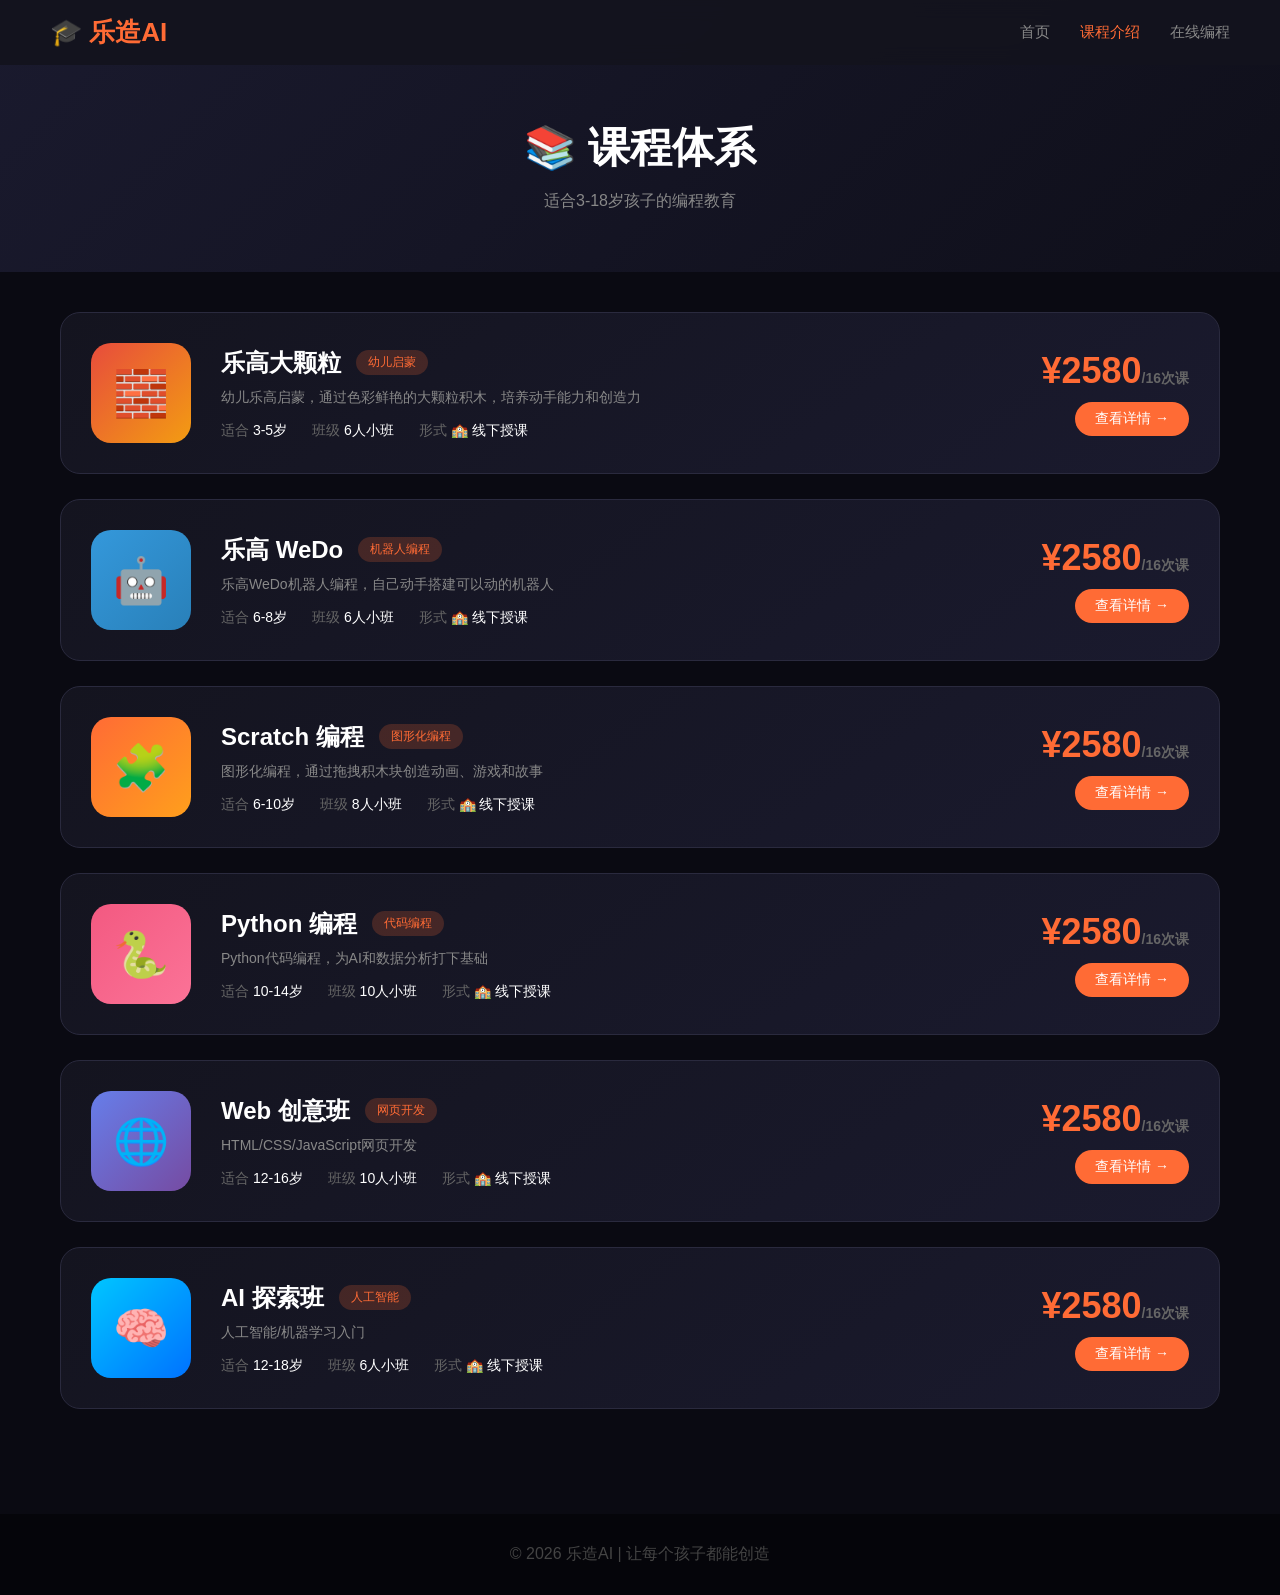
<file: courses.html>
<!DOCTYPE html>
<html lang="zh-CN">
<head>
    <meta charset="UTF-8">
    <meta name="viewport" content="width=device-width, initial-scale=1.0">
    <title>课程介绍 - 乐造AI</title>
    <style>
        * { margin: 0; padding: 0; box-sizing: border-box; }
        body { font-family: 'Segoe UI', 'Microsoft YaHei', sans-serif; background: #0a0a12; min-height: 100vh; color: #fff; }
        
        .header { 
            background: rgba(20, 20, 30, 0.95); 
            padding: 15px 50px; 
            display: flex; 
            justify-content: space-between; 
            align-items: center; 
            position: fixed;
            width: 100%;
            top: 0;
            z-index: 100;
            backdrop-filter: blur(10px);
        }
        .logo { font-size: 26px; font-weight: bold; color: #FF6B35; }
        .nav { display: flex; gap: 30px; }
        .nav a { 
            text-decoration: none; 
            color: #888; 
            font-size: 15px;
            transition: color 0.3s;
        }
        .nav a:hover, .nav a.active { color: #FF6B35; }
        
        .hero { text-align: center; padding: 120px 20px 60px; background: linear-gradient(135deg, #1a1a2e 0%, #0f0f1a 100%); }
        .hero h1 { font-size: 42px; margin-bottom: 15px; }
        .hero p { font-size: 16px; color: #888; }
        
        .container { max-width: 1200px; margin: 0 auto; padding: 40px 20px 80px; }
        
        /* 课程卡片 */
        .course-card {
            background: linear-gradient(145deg, #14141f, #1a1a2e);
            border-radius: 20px;
            padding: 30px;
            margin-bottom: 25px;
            display: flex;
            align-items: center;
            gap: 30px;
            transition: all 0.3s;
            border: 1px solid #2a2a3e;
            text-decoration: none;
            color: inherit;
            position: relative;
            overflow: hidden;
            min-height: 160px;
        }
        .course-card:hover {
            transform: translateX(10px);
            border-color: #FF6B35;
            box-shadow: 0 10px 30px rgba(255,107,53,0.1);
        }
        
        /* 背景图片区域 */
        .course-bg {
            position: absolute;
            right: 0;
            top: 0;
            width: 300px;
            height: 100%;
            background-size: cover;
            background-position: center;
            opacity: 0.15;
            border-radius: 0 20px 20px 0;
        }
        
        .course-icon {
            width: 100px;
            height: 100px;
            border-radius: 20px;
            display: flex;
            align-items: center;
            justify-content: center;
            font-size: 45px;
            flex-shrink: 0;
            position: relative;
            z-index: 1;
        }
        
        .course-info { flex: 1; position: relative; z-index: 1; }
        
        .course-header { display: flex; align-items: center; gap: 15px; margin-bottom: 10px; }
        .course-name { font-size: 24px; font-weight: bold; }
        .course-tag { 
            background: rgba(255,107,53,0.2); 
            color: #FF6B35; 
            padding: 4px 12px; 
            border-radius: 20px; 
            font-size: 12px;
        }
        
        .course-desc { color: #888; font-size: 14px; margin-bottom: 15px; }
        
        .course-meta { display: flex; gap: 25px; font-size: 14px; color: #666; }
        .course-meta span { color: #fff; }
        
        .course-price-box {
            text-align: right;
            flex-shrink: 0;
            position: relative;
            z-index: 1;
        }
        
        .course-price { 
            font-size: 36px; 
            font-weight: bold; 
            color: #FF6B35;
        }
        .course-price small { font-size: 14px; color: #666; }
        .course-times { 
            font-size: 14px; 
            color: #888; 
            margin-top: 5px;
        }
        
        .course-btn {
            display: inline-block;
            background: #FF6B35;
            color: white;
            padding: 8px 20px;
            border-radius: 20px;
            font-size: 14px;
            margin-top: 10px;
        }
        
        /* 底部 */
        .footer { background: #05050a; color: #444; padding: 30px; text-align: center; }
        
        @media (max-width: 768px) {
            .course-card { flex-direction: column; text-align: center; }
            .course-bg { display: none; }
            .course-meta { justify-content: center; }
            .course-price-box { text-align: center; }
        }
    </style>
</head>
<body>
    <div class="header">
        <div class="logo">🎓 乐造AI</div>
        <div class="nav">
            <a href="index.html">首页</a>
            <a href="courses.html" class="active">课程介绍</a>
            <a href="scratch.html">在线编程</a>
        </div>
    </div>

    <div class="hero">
        <h1>📚 课程体系</h1>
        <p>适合3-18岁孩子的编程教育</p>
    </div>

    <div class="container">
        
        <!-- 乐高大颗粒 -->
        <a href="lego-course.html" class="course-card">
            <div class="course-bg" style="background-image: url('https://images.unsplash.com/photo-1587654780291-39c9404d746b?w=400');"></div>
            <div class="course-icon" style="background: linear-gradient(135deg, #e74c3c, #f39c12);">🧱</div>
            <div class="course-info">
                <div class="course-header">
                    <div class="course-name">乐高大颗粒</div>
                    <span class="course-tag">幼儿启蒙</span>
                </div>
                <div class="course-desc">幼儿乐高启蒙，通过色彩鲜艳的大颗粒积木，培养动手能力和创造力</div>
                <div class="course-meta">
                    <div>适合 <span>3-5岁</span></div>
                    <div>班级 <span>6人小班</span></div>
                    <div>形式 <span>🏫 线下授课</span></div>
                </div>
            </div>
            <div class="course-price-box">
                <div class="course-price">¥2580<small>/16次课</small></div>
                <div class="course-btn">查看详情 →</div>
            </div>
        </a>
        
        <!-- 乐高WeDo -->
        <a href="wedo-course.html" class="course-card">
            <div class="course-bg" style="background-image: url('https://images.unsplash.com/photo-1485827404703-89b55fcc595e?w=400');"></div>
            <div class="course-icon" style="background: linear-gradient(135deg, #3498db, #2980b9);">🤖</div>
            <div class="course-info">
                <div class="course-header">
                    <div class="course-name">乐高 WeDo</div>
                    <span class="course-tag">机器人编程</span>
                </div>
                <div class="course-desc">乐高WeDo机器人编程，自己动手搭建可以动的机器人</div>
                <div class="course-meta">
                    <div>适合 <span>6-8岁</span></div>
                    <div>班级 <span>6人小班</span></div>
                    <div>形式 <span>🏫 线下授课</span></div>
                </div>
            </div>
            <div class="course-price-box">
                <div class="course-price">¥2580<small>/16次课</small></div>
                <div class="course-btn">查看详情 →</div>
            </div>
        </a>
        
        <!-- Scratch -->
        <a href="scratch-course.html" class="course-card">
            <div class="course-bg" style="background-image: url('https://images.unsplash.com/photo-1555949963-aa79dcee981c?w=400');"></div>
            <div class="course-icon" style="background: linear-gradient(135deg, #FF6B35, #FF9F1C);">🧩</div>
            <div class="course-info">
                <div class="course-header">
                    <div class="course-name">Scratch 编程</div>
                    <span class="course-tag">图形化编程</span>
                </div>
                <div class="course-desc">图形化编程，通过拖拽积木块创造动画、游戏和故事</div>
                <div class="course-meta">
                    <div>适合 <span>6-10岁</span></div>
                    <div>班级 <span>8人小班</span></div>
                    <div>形式 <span>🏫 线下授课</span></div>
                </div>
            </div>
            <div class="course-price-box">
                <div class="course-price">¥2580<small>/16次课</small></div>
                <div class="course-btn">查看详情 →</div>
            </div>
        </a>
        
        <!-- Python -->
        <a href="python-course.html" class="course-card">
            <div class="course-bg" style="background-image: url('https://images.unsplash.com/photo-1526379095098-d400fd0bf935?w=400');"></div>
            <div class="course-icon" style="background: linear-gradient(135deg, #F35981, #FB7397);">🐍</div>
            <div class="course-info">
                <div class="course-header">
                    <div class="course-name">Python 编程</div>
                    <span class="course-tag">代码编程</span>
                </div>
                <div class="course-desc">Python代码编程，为AI和数据分析打下基础</div>
                <div class="course-meta">
                    <div>适合 <span>10-14岁</span></div>
                    <div>班级 <span>10人小班</span></div>
                    <div>形式 <span>🏫 线下授课</span></div>
                </div>
            </div>
            <div class="course-price-box">
                <div class="course-price">¥2580<small>/16次课</small></div>
                <div class="course-btn">查看详情 →</div>
            </div>
        </a>
        
        <!-- Web -->
        <a href="web-course.html" class="course-card">
            <div class="course-bg" style="background-image: url('https://images.unsplash.com/photo-1498050108023-c5249f4df085?w=400');"></div>
            <div class="course-icon" style="background: linear-gradient(135deg, #667eea, #764ba2);">🌐</div>
            <div class="course-info">
                <div class="course-header">
                    <div class="course-name">Web 创意班</div>
                    <span class="course-tag">网页开发</span>
                </div>
                <div class="course-desc">HTML/CSS/JavaScript网页开发</div>
                <div class="course-meta">
                    <div>适合 <span>12-16岁</span></div>
                    <div>班级 <span>10人小班</span></div>
                    <div>形式 <span>🏫 线下授课</span></div>
                </div>
            </div>
            <div class="course-price-box">
                <div class="course-price">¥2580<small>/16次课</small></div>
                <div class="course-btn">查看详情 →</div>
            </div>
        </a>
        
        <!-- AI -->
        <a href="ai-course.html" class="course-card">
            <div class="course-bg" style="background-image: url('https://images.unsplash.com/photo-1677442136019-21780ecad995?w=400');"></div>
            <div class="course-icon" style="background: linear-gradient(135deg, #00c6ff, #0072ff);">🧠</div>
            <div class="course-info">
                <div class="course-header">
                    <div class="course-name">AI 探索班</div>
                    <span class="course-tag">人工智能</span>
                </div>
                <div class="course-desc">人工智能/机器学习入门</div>
                <div class="course-meta">
                    <div>适合 <span>12-18岁</span></div>
                    <div>班级 <span>6人小班</span></div>
                    <div>形式 <span>🏫 线下授课</span></div>
                </div>
            </div>
            <div class="course-price-box">
                <div class="course-price">¥2580<small>/16次课</small></div>
                <div class="course-btn">查看详情 →</div>
            </div>
        </a>
        
    </div>

    <div class="footer">
        <p>© 2026 乐造AI | 让每个孩子都能创造</p>
    </div>
</body>
</html>
</file>
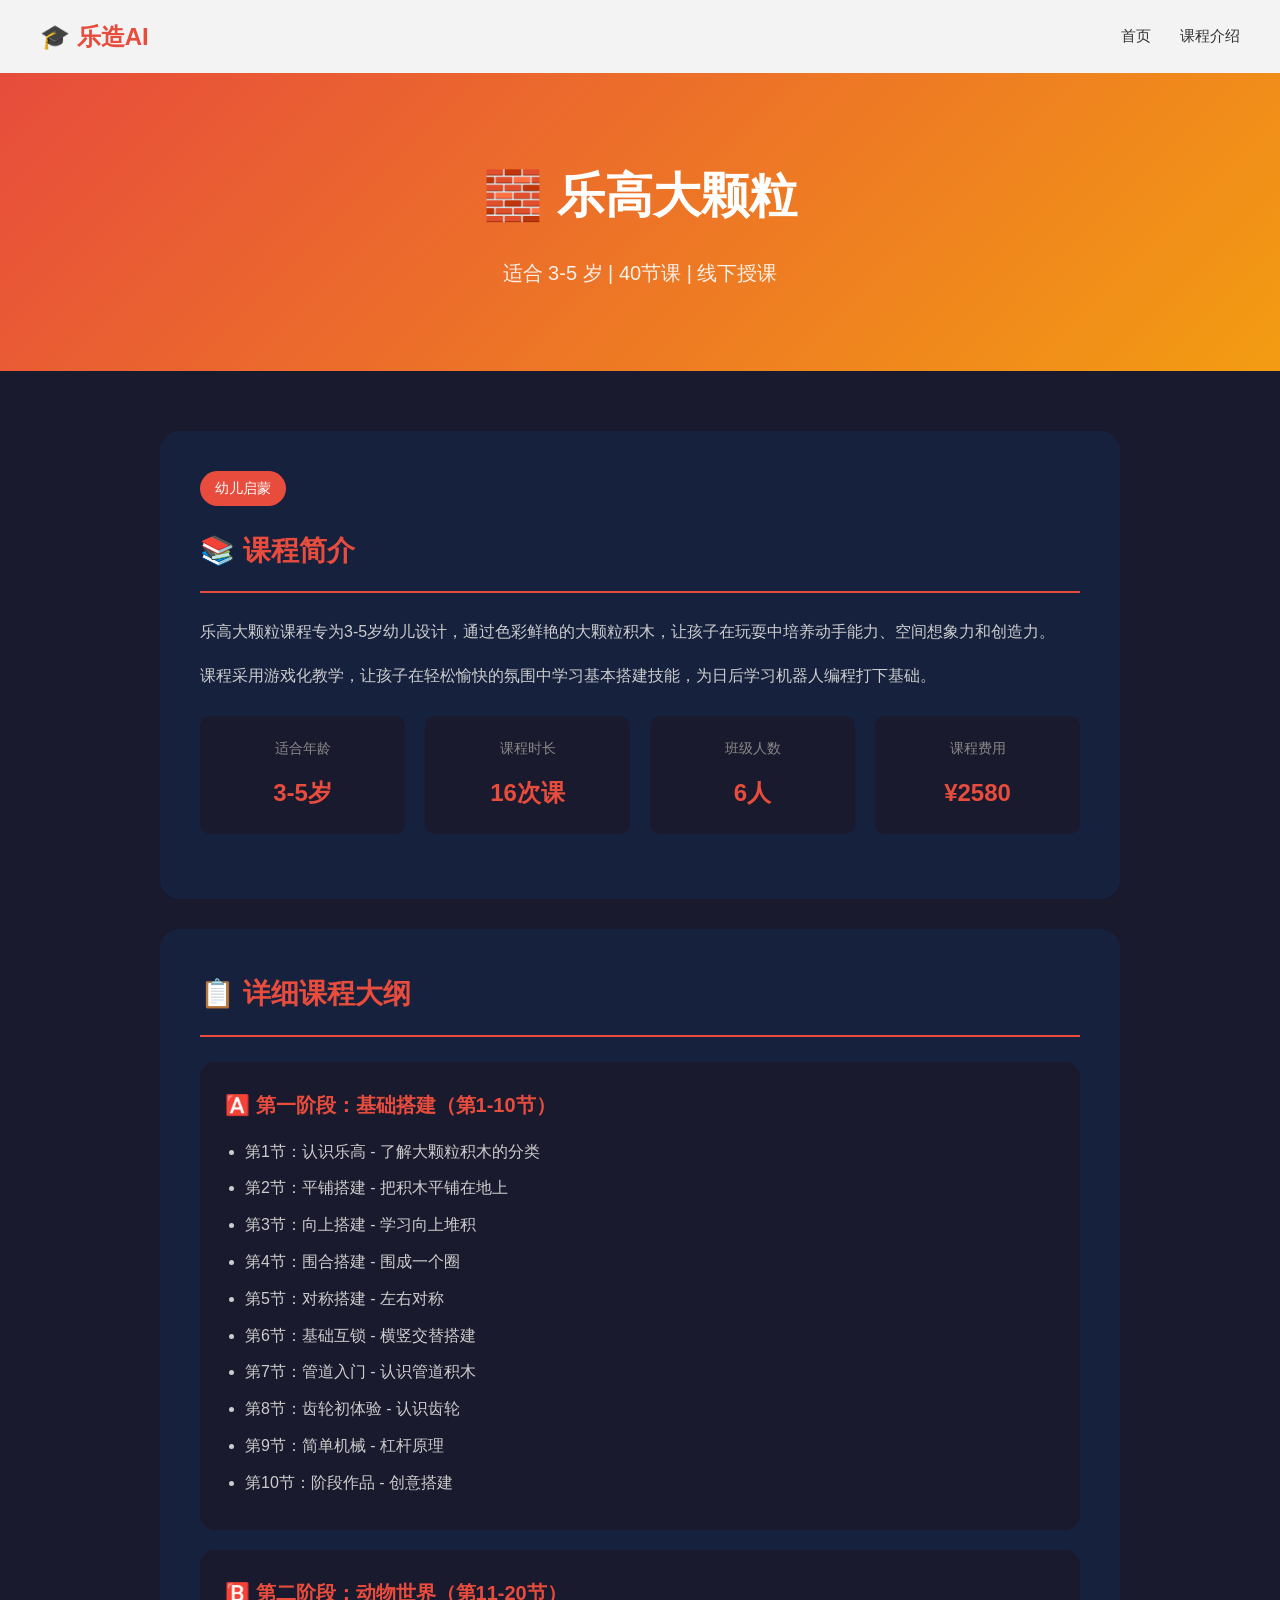
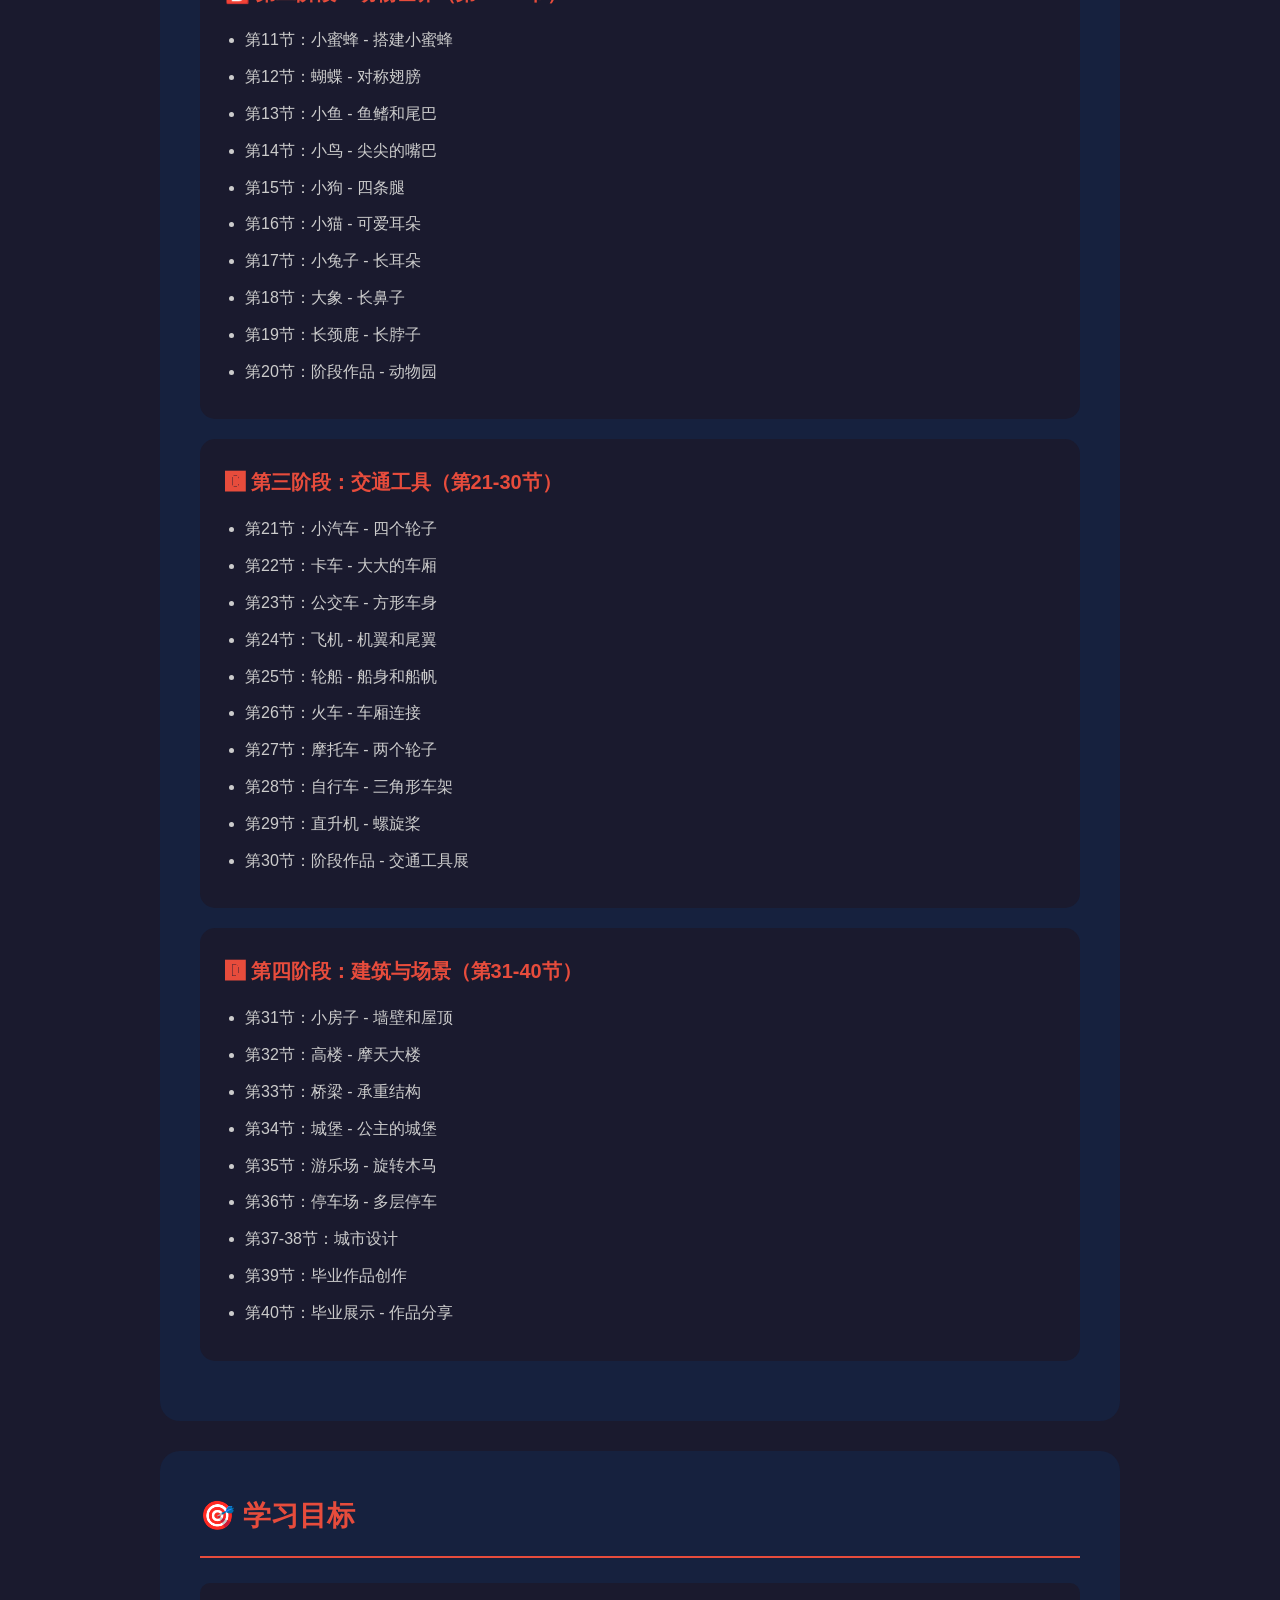
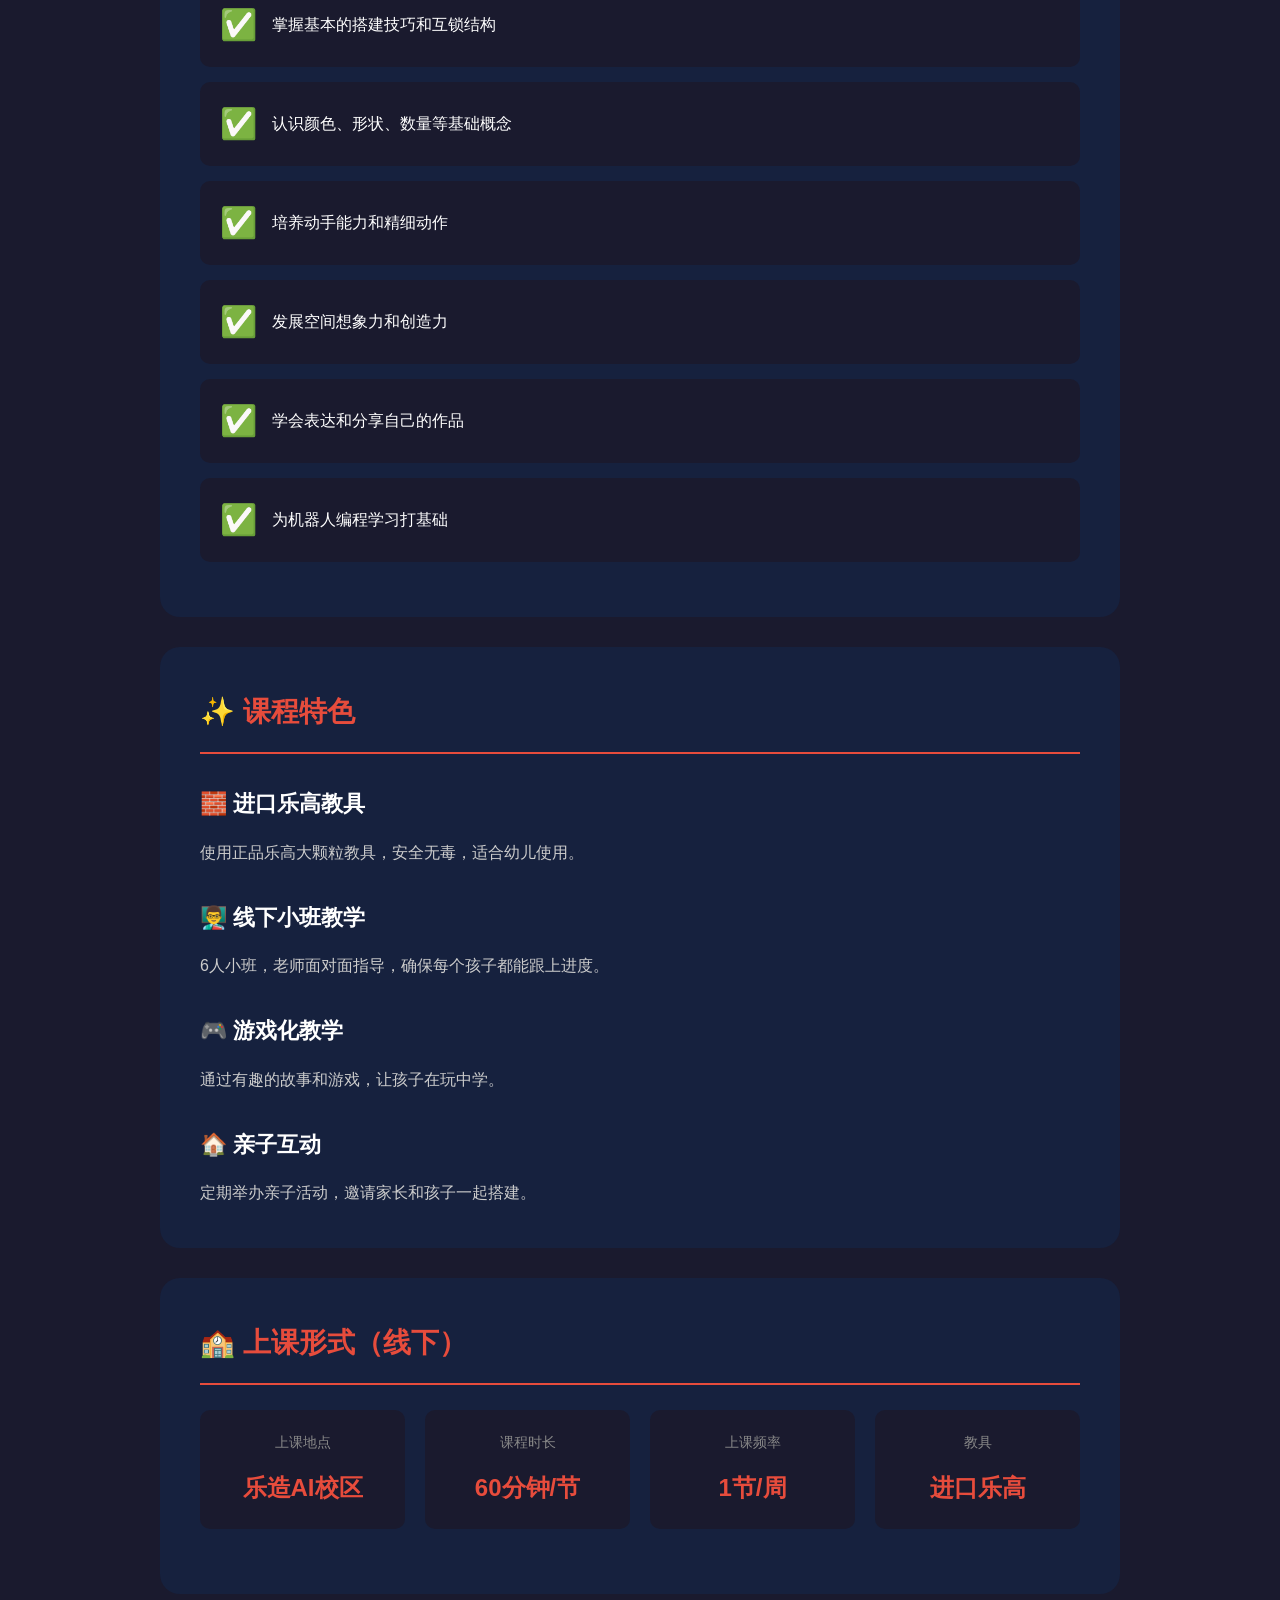
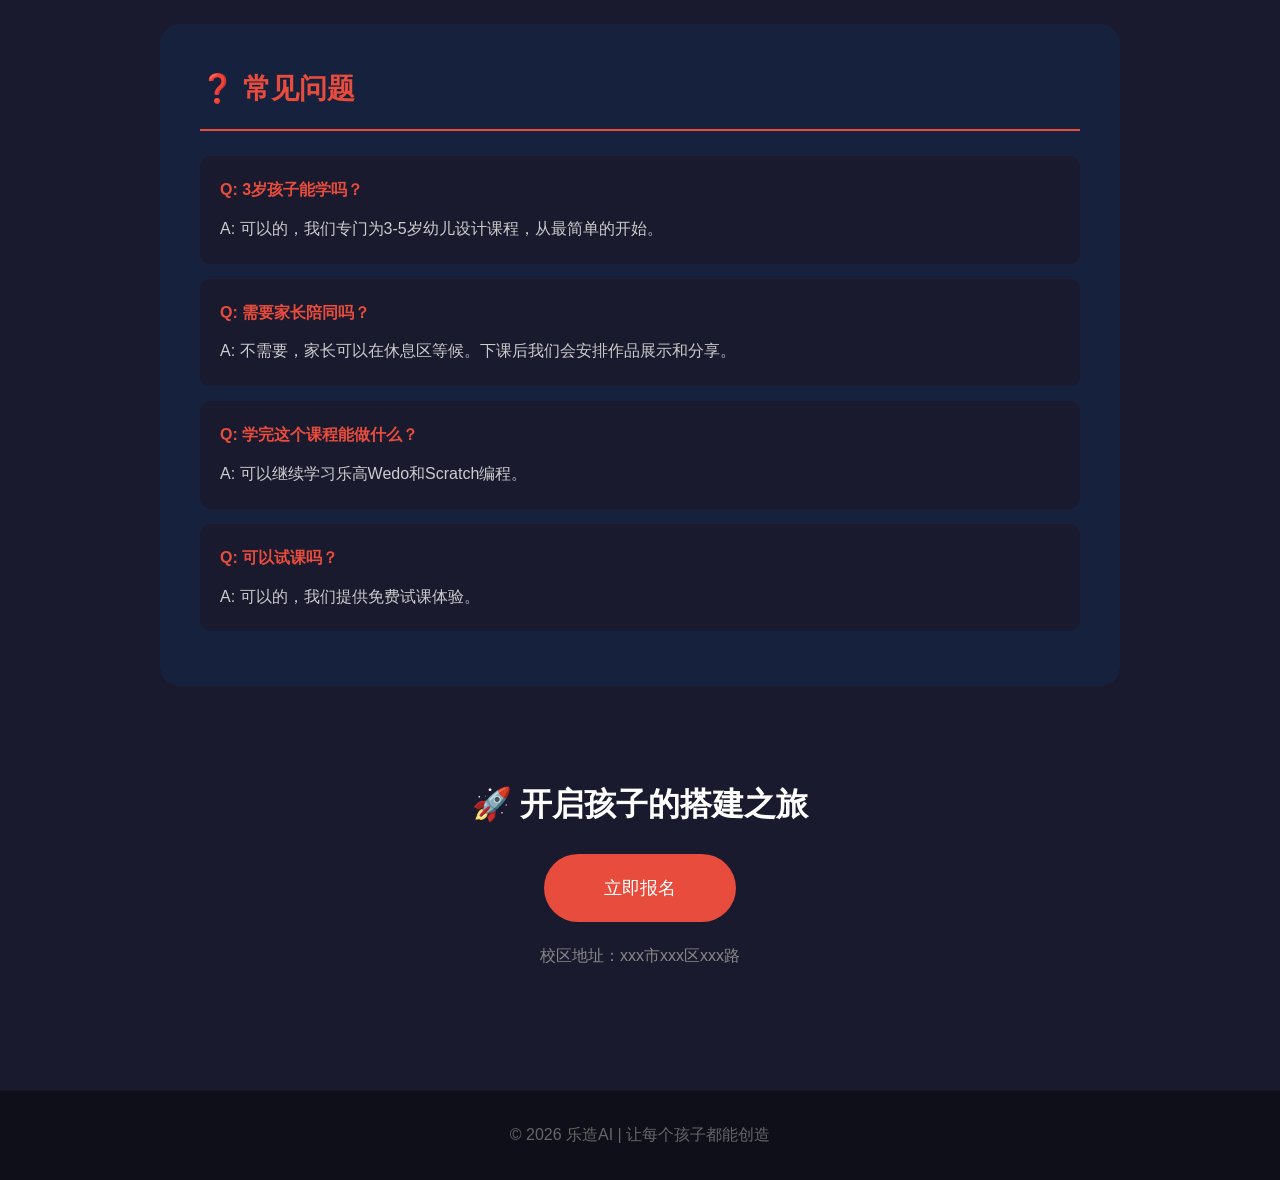
<file: lego-course.html>
<!DOCTYPE html>
<html lang="zh-CN">
<head>
    <meta charset="UTF-8">
    <meta name="viewport" content="width=device-width, initial-scale=1.0">
    <title>乐高大颗粒 - 乐造AI</title>
    <style>
        * { margin: 0; padding: 0; box-sizing: border-box; }
        body { font-family: 'Segoe UI', 'Microsoft YaHei', sans-serif; background: #1a1a2e; color: #ccc; line-height: 1.8; }
        
        .header { background: rgba(255,255,255,0.95); padding: 15px 40px; display: flex; justify-content: space-between; align-items: center; box-shadow: 0 2px 10px rgba(0,0,0,0.2); }
        .logo { font-size: 24px; font-weight: bold; color: #e74c3c; }
        .nav a { text-decoration: none; color: #333; margin-left: 25px; font-size: 15px; }
        .nav a:hover { color: #e74c3c; }
        
        .hero { 
            text-align: center; 
            padding: 80px 20px; 
            background: linear-gradient(135deg, #e74c3c 0%, #f39c12 100%); 
            color: white;
            position: relative;
            overflow: hidden;
        }
        .hero::before {
            content: '';
            position: absolute;
            top: 0;
            left: 0;
            right: 0;
            bottom: 0;
            background: url('https://images.unsplash.com/photo-1587654780291-39c9404d746b?w=800') center/cover;
            opacity: 0.2;
        }
        .hero h1 { font-size: 48px; margin-bottom: 15px; }
        .hero p { font-size: 20px; opacity: 0.9; }
        
        .container { max-width: 1000px; margin: 0 auto; padding: 60px 20px; }
        
        .section { background: #16213e; border-radius: 20px; padding: 40px; margin-bottom: 30px; }
        .section h2 { color: #e74c3c; font-size: 28px; margin-bottom: 25px; border-bottom: 2px solid #e74c3c; padding-bottom: 15px; }
        .section h3 { color: white; font-size: 22px; margin: 30px 0 15px 0; }
        
        .tag { display: inline-block; background: #e74c3c; color: white; padding: 5px 15px; border-radius: 20px; font-size: 14px; margin-bottom: 20px; }
        
        .info-grid { display: grid; grid-template-columns: repeat(auto-fit, minmax(200px, 1fr)); gap: 20px; margin: 25px 0; }
        .info-item { background: #1a1a2e; padding: 20px; border-radius: 10px; text-align: center; }
        .info-item .label { color: #888; font-size: 14px; }
        .info-item .value { color: #e74c3c; font-size: 24px; font-weight: bold; margin-top: 10px; }
        
        .outline { counter-reset: chapter; }
        .chapter { background: #1a1a2e; border-radius: 15px; padding: 25px; margin-bottom: 20px; }
        .chapter h4 { color: #e74c3c; font-size: 20px; margin-bottom: 15px; }
        .chapter ul { padding-left: 20px; }
        .chapter li { margin-bottom: 8px; color: #ccc; }
        
        .goal { display: flex; align-items: center; background: #1a1a2e; padding: 15px 20px; border-radius: 10px; margin-bottom: 15px; }
        .goal-icon { font-size: 30px; margin-right: 15px; }
        .goal-text { color: white; font-size: 16px; }
        
        .faq-item { background: #1a1a2e; padding: 20px; border-radius: 10px; margin-bottom: 15px; }
        .faq-question { color: #e74c3c; font-weight: bold; margin-bottom: 10px; }
        
        .cta { text-align: center; padding: 60px 20px; }
        .cta h2 { color: white; font-size: 32px; margin-bottom: 20px; }
        .btn { display: inline-block; padding: 18px 60px; background: #e74c3c; color: white; text-decoration: none; border-radius: 50px; font-size: 18px; transition: all 0.3s; }
        .btn:hover { transform: translateY(-3px); box-shadow: 0 10px 30px rgba(231,76,60,0.4); }
        
        .footer { background: #0f0f1a; color: #666; padding: 30px; text-align: center; }
        
        @media (max-width: 768px) { .hero h1 { font-size: 32px; } .container { padding: 30px 15px; } .section { padding: 25px; } }
    </style>
</head>
<body>
    <div class="header">
        <div class="logo">🎓 乐造AI</div>
        <div class="nav">
            <a href="index.html">首页</a>
            <a href="courses.html">课程介绍</a>
        </div>
    </div>

    <div class="hero">
        <h1>🧱 乐高大颗粒</h1>
        <p>适合 3-5 岁 | 40节课 | 线下授课</p>
    </div>

    <div class="container">
        <!-- 课程简介 -->
        <div class="section">
            <span class="tag">幼儿启蒙</span>
            <h2>📚 课程简介</h2>
            <p>乐高大颗粒课程专为3-5岁幼儿设计，通过色彩鲜艳的大颗粒积木，让孩子在玩耍中培养动手能力、空间想象力和创造力。</p>
            <p style="margin-top: 15px;">课程采用游戏化教学，让孩子在轻松愉快的氛围中学习基本搭建技能，为日后学习机器人编程打下基础。</p>
            
            <div class="info-grid">
                <div class="info-item"><div class="label">适合年龄</div><div class="value">3-5岁</div></div>
                <div class="info-item"><div class="label">课程时长</div><div class="value">16次课</div></div>
                <div class="info-item"><div class="label">班级人数</div><div class="value">6人</div></div>
                <div class="info-item"><div class="label">课程费用</div><div class="value">¥2580</div></div>
            </div>
        </div>

        <!-- 课程大纲 -->
        <div class="section">
            <h2>📋 详细课程大纲</h2>
            <div class="outline">
                <div class="chapter">
                    <h4>🅰️ 第一阶段：基础搭建（第1-10节）</h4>
                    <ul>
                        <li>第1节：认识乐高 - 了解大颗粒积木的分类</li>
                        <li>第2节：平铺搭建 - 把积木平铺在地上</li>
                        <li>第3节：向上搭建 - 学习向上堆积</li>
                        <li>第4节：围合搭建 - 围成一个圈</li>
                        <li>第5节：对称搭建 - 左右对称</li>
                        <li>第6节：基础互锁 - 横竖交替搭建</li>
                        <li>第7节：管道入门 - 认识管道积木</li>
                        <li>第8节：齿轮初体验 - 认识齿轮</li>
                        <li>第9节：简单机械 - 杠杆原理</li>
                        <li>第10节：阶段作品 - 创意搭建</li>
                    </ul>
                </div>
                
                <div class="chapter">
                    <h4>🅱️ 第二阶段：动物世界（第11-20节）</h4>
                    <ul>
                        <li>第11节：小蜜蜂 - 搭建小蜜蜂</li>
                        <li>第12节：蝴蝶 - 对称翅膀</li>
                        <li>第13节：小鱼 - 鱼鳍和尾巴</li>
                        <li>第14节：小鸟 - 尖尖的嘴巴</li>
                        <li>第15节：小狗 - 四条腿</li>
                        <li>第16节：小猫 - 可爱耳朵</li>
                        <li>第17节：小兔子 - 长耳朵</li>
                        <li>第18节：大象 - 长鼻子</li>
                        <li>第19节：长颈鹿 - 长脖子</li>
                        <li>第20节：阶段作品 - 动物园</li>
                    </ul>
                </div>
                
                <div class="chapter">
                    <h4>🅲️ 第三阶段：交通工具（第21-30节）</h4>
                    <ul>
                        <li>第21节：小汽车 - 四个轮子</li>
                        <li>第22节：卡车 - 大大的车厢</li>
                        <li>第23节：公交车 - 方形车身</li>
                        <li>第24节：飞机 - 机翼和尾翼</li>
                        <li>第25节：轮船 - 船身和船帆</li>
                        <li>第26节：火车 - 车厢连接</li>
                        <li>第27节：摩托车 - 两个轮子</li>
                        <li>第28节：自行车 - 三角形车架</li>
                        <li>第29节：直升机 - 螺旋桨</li>
                        <li>第30节：阶段作品 - 交通工具展</li>
                    </ul>
                </div>
                
                <div class="chapter">
                    <h4>🅳️ 第四阶段：建筑与场景（第31-40节）</h4>
                    <ul>
                        <li>第31节：小房子 - 墙壁和屋顶</li>
                        <li>第32节：高楼 - 摩天大楼</li>
                        <li>第33节：桥梁 - 承重结构</li>
                        <li>第34节：城堡 - 公主的城堡</li>
                        <li>第35节：游乐场 - 旋转木马</li>
                        <li>第36节：停车场 - 多层停车</li>
                        <li>第37-38节：城市设计</li>
                        <li>第39节：毕业作品创作</li>
                        <li>第40节：毕业展示 - 作品分享</li>
                    </ul>
                </div>
            </div>
        </div>

        <!-- 学习目标 -->
        <div class="section">
            <h2>🎯 学习目标</h2>
            <div class="goal"><span class="goal-icon">✅</span><span class="goal-text">掌握基本的搭建技巧和互锁结构</span></div>
            <div class="goal"><span class="goal-icon">✅</span><span class="goal-text">认识颜色、形状、数量等基础概念</span></div>
            <div class="goal"><span class="goal-icon">✅</span><span class="goal-text">培养动手能力和精细动作</span></div>
            <div class="goal"><span class="goal-icon">✅</span><span class="goal-text">发展空间想象力和创造力</span></div>
            <div class="goal"><span class="goal-icon">✅</span><span class="goal-text">学会表达和分享自己的作品</span></div>
            <div class="goal"><span class="goal-icon">✅</span><span class="goal-text">为机器人编程学习打基础</span></div>
        </div>

        <!-- 课程特色 -->
        <div class="section">
            <h2>✨ 课程特色</h2>
            <h3>🧱 进口乐高教具</h3>
            <p>使用正品乐高大颗粒教具，安全无毒，适合幼儿使用。</p>
            
            <h3>👨‍🏫 线下小班教学</h3>
            <p>6人小班，老师面对面指导，确保每个孩子都能跟上进度。</p>
            
            <h3>🎮 游戏化教学</h3>
            <p>通过有趣的故事和游戏，让孩子在玩中学。</p>
            
            <h3>🏠 亲子互动</h3>
            <p>定期举办亲子活动，邀请家长和孩子一起搭建。</p>
        </div>

        <!-- 上课形式 -->
        <div class="section">
            <h2>🏫 上课形式（线下）</h2>
            <div class="info-grid">
                <div class="info-item"><div class="label">上课地点</div><div class="value">乐造AI校区</div></div>
                <div class="info-item"><div class="label">课程时长</div><div class="value">60分钟/节</div></div>
                <div class="info-item"><div class="label">上课频率</div><div class="value">1节/周</div></div>
                <div class="info-item"><div class="label">教具</div><div class="value">进口乐高</div></div>
            </div>
        </div>

        <!-- 常见问题 -->
        <div class="section">
            <h2>❓ 常见问题</h2>
            <div class="faq-item">
                <div class="faq-question">Q: 3岁孩子能学吗？</div>
                <div>A: 可以的，我们专门为3-5岁幼儿设计课程，从最简单的开始。</div>
            </div>
            <div class="faq-item">
                <div class="faq-question">Q: 需要家长陪同吗？</div>
                <div>A: 不需要，家长可以在休息区等候。下课后我们会安排作品展示和分享。</div>
            </div>
            <div class="faq-item">
                <div class="faq-question">Q: 学完这个课程能做什么？</div>
                <div>A: 可以继续学习乐高Wedo和Scratch编程。</div>
            </div>
            <div class="faq-item">
                <div class="faq-question">Q: 可以试课吗？</div>
                <div>A: 可以的，我们提供免费试课体验。</div>
            </div>
        </div>

        <!-- 报名 -->
        <div class="cta">
            <h2>🚀 开启孩子的搭建之旅</h2>
            <a href="#" class="btn">立即报名</a>
            <p style="margin-top: 20px; color: #888;">校区地址：xxx市xxx区xxx路</p>
        </div>
    </div>

    <div class="footer">
        <p>© 2026 乐造AI | 让每个孩子都能创造</p>
    </div>
</body>
</html>
</file>
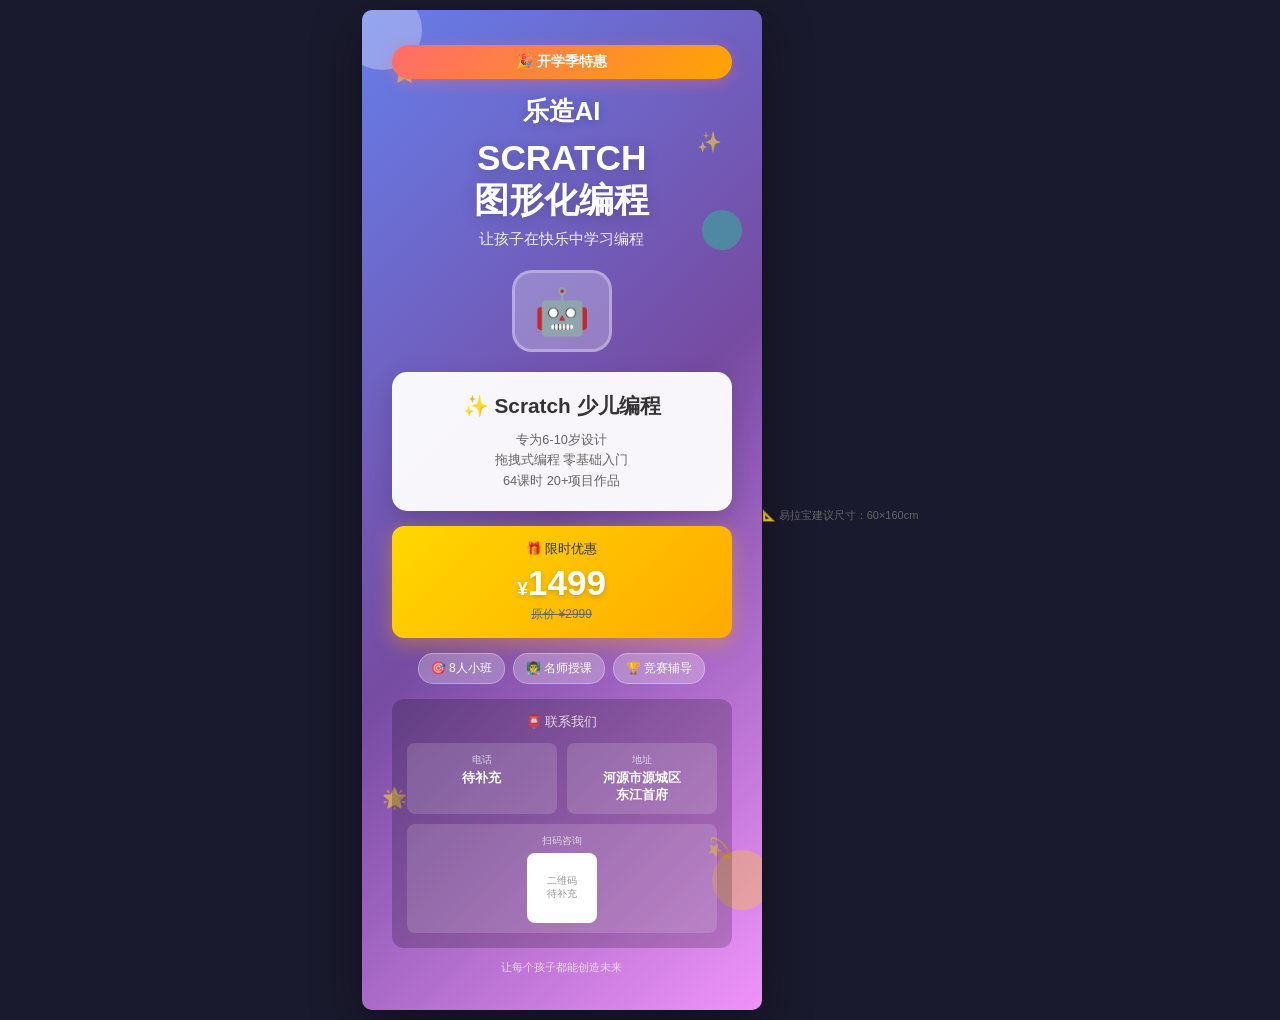
<file: poster-yilaba.html>
<!DOCTYPE html>
<html lang="zh-CN">
<head>
    <meta charset="UTF-8">
    <meta name="viewport" content="width=device-width, initial-scale=1.0">
    <title>乐造AI - 开学季易拉宝</title>
    <style>
        *{margin:0;padding:0;box-sizing:border-box}
        body{font-family:微软雅黑, Arial, sans-serif;background:#1a1a2e;display:flex;justify-content:center;align-items:center;min-height:100vh;padding:10px}
        
        /* 易拉宝竖版 - 卡通渐变风格 */
        .poster{
            width:400px;
            height:1000px;
            background:linear-gradient(135deg,#667eea 0%,#764ba2 50%,#f093fb 100%);
            position:relative;
            overflow:hidden;
            border-radius:10px;
            box-shadow:0 15px 50px rgba(0,0,0,0.4)
        }
        
        /* 装饰圆点 */
        .dot{position:absolute;border-radius:50%;opacity:0.3}
        .dot1{width:80px;height:80px;background:#fff;top:-20px;left:-20px}
        .dot2{width:60px;height:60px;background:#ffd700;bottom:100px;right:-10px}
        .dot3{width:40px;height:40px;background:#00ff88;top:200px;right:20px}
        
        /* 星星装饰 */
        .star{position:absolute;color:#fff;font-size:20px;opacity:0.6}
        
        /* 云朵 */
        .cloud{position:absolute;background:rgba(255,255,255,0.2);border-radius:50px}
        
        .poster-inner{
            position:relative;
            z-index:1;
            padding:35px 30px;
            color:white;
            height:100%;
            display:flex;
            flex-direction:column;
            text-align:center
        }
        
        /* 标签 */
        .badge{
            display:inline-block;
            padding:8px 20px;
            background:linear-gradient(135deg,#ff6b6b,#ffa500);
            color:white;
            font-weight:bold;
            font-size:14px;
            border-radius:20px;
            margin-bottom:15px;
            box-shadow:0 4px 15px rgba(255,107,107,0.4)
        }
        
        /* Logo */
        .logo{font-size:1.6rem;font-weight:900;margin-bottom:8px;text-shadow:0 2px 10px rgba(0,0,0,0.2)}
        
        /* 主标题 */
        .title{
            font-size:2.2rem;
            font-weight:900;
            line-height:1.2;
            margin-bottom:8px;
            text-shadow:0 3px 15px rgba(0,0,0,0.2)
        }
        
        .subtitle{font-size:0.95rem;opacity:0.9;margin-bottom:20px}
        
        /* 课程图标 */
        .course-icon{
            width:100px;
            height:100px;
            margin:0 auto 20px;
            background:rgba(255,255,255,0.25);
            border-radius:20px;
            display:flex;
            align-items:center;
            justify-content:center;
            font-size:45px;
            border:3px solid rgba(255,255,255,0.3)
        }
        
        /* 课程卡片 */
        .course-card{
            background:rgba(255,255,255,0.95);
            border-radius:15px;
            padding:20px;
            margin-bottom:15px;
            box-shadow:0 8px 25px rgba(0,0,0,0.15)
        }
        
        .course-name{
            font-size:1.3rem;
            font-weight:800;
            color:#333;
            margin-bottom:10px
        }
        
        .course-desc{
            font-size:0.8rem;
            color:#666;
            line-height:1.6
        }
        
        /* 价格 */
        .price-area{
            background:linear-gradient(135deg,#ffd700,#ffaa00);
            border-radius:12px;
            padding:15px;
            margin-bottom:15px;
            box-shadow:0 6px 20px rgba(255,170,0,0.4)
        }
        
        .price-label{font-size:0.8rem;color:#333;margin-bottom:5px}
        
        .price{font-size:2.2rem;font-weight:900;color:#fff;text-shadow:0 2px 5px rgba(0,0,0,0.2)}
        .price span{font-size:1.2rem}
        
        .price-original{font-size:0.75rem;color:#666;text-decoration:line-through;margin-top:3px}
        
        /* 特点标签 */
        .tags{display:flex;justify-content:center;gap:8px;flex-wrap:wrap;margin-bottom:15px}
        
        .tag{
            padding:6px 12px;
            background:rgba(255,255,255,0.25);
            border-radius:15px;
            font-size:0.75rem;
            border:1px solid rgba(255,255,255,0.3)
        }
        
        /* 联系区域 */
        .contact{
            background:rgba(0,0,0,0.2);
            border-radius:12px;
            padding:15px;
            margin-top:auto
        }
        
        .contact-title{font-size:0.8rem;margin-bottom:12px;opacity:0.8}
        
        .contact-grid{display:grid;grid-template-columns:1fr 1fr;gap:10px}
        
        .contact-item{
            background:rgba(255,255,255,0.15);
            padding:10px;
            border-radius:8px
        }
        
        .contact-label{font-size:0.65rem;opacity:0.7;margin-bottom:3px}
        .contact-value{font-size:0.8rem;font-weight:bold}
        
        .qr-box{grid-column:span 2;padding:10px;background:rgba(255,255,255,0.15);border-radius:8px}
        
        .qr-placeholder{
            width:70px;
            height:70px;
            background:#fff;
            border-radius:8px;
            margin:5px auto 0;
            display:flex;
            align-items:center;
            justify-content:center;
            color:#999;
            font-size:0.6rem
        }
        
        /* 底部 */
        .footer{font-size:0.7rem;opacity:0.7;margin-top:12px}
        
        .print-tip{text-align:center;color:#666;font-size:11px;margin-top:10px}
    </style>
</head>
<body>
<div class="poster">
<div class="dot dot1"></div>
<div class="dot dot2"></div>
<div class="dot dot3"></div>
<span class="star" style="top:50px;left:30px">⭐</span>
<span class="star" style="top:120px;right:40px">✨</span>
<span class="star" style="bottom:200px;left:20px">🌟</span>
<span class="star" style="bottom:150px;right:30px">💫</span>

<div class="poster-inner">
<div class="badge">🎉 开学季特惠</div>
<div class="logo">乐造AI</div>
<div class="title">SCRATCH<br>图形化编程</div>
<div class="subtitle">让孩子在快乐中学习编程</div>

<div class="course-icon">🤖</div>

<div class="course-card">
<div class="course-name">✨ Scratch 少儿编程</div>
<div class="course-desc">
专为6-10岁设计<br>
拖拽式编程 零基础入门<br>
64课时 20+项目作品
</div>
</div>

<div class="price-area">
<div class="price-label">🎁 限时优惠</div>
<div class="price"><span>¥</span>1499</div>
<div class="price-original">原价 ¥2999</div>
</div>

<div class="tags">
<span class="tag">🎯 8人小班</span>
<span class="tag">👨‍🏫 名师授课</span>
<span class="tag">🏆 竞赛辅导</span>
</div>

<div class="contact">
<div class="contact-title">📮 联系我们</div>
<div class="contact-grid">
<div class="contact-item">
<div class="contact-label">电话</div>
<div class="contact-value">待补充</div>
</div>
<div class="contact-item">
<div class="contact-label">地址</div>
<div class="contact-value">河源市源城区<br>东江首府</div>
</div>
<div class="qr-box">
<div class="contact-label">扫码咨询</div>
<div class="qr-placeholder">二维码<br>待补充</div>
</div>
</div>
</div>

<div class="footer">
让每个孩子都能创造未来
</div>
</div>
</div>

<div class="print-tip">📐 易拉宝建议尺寸：60×160cm</div>
</body>
</html>
</file>
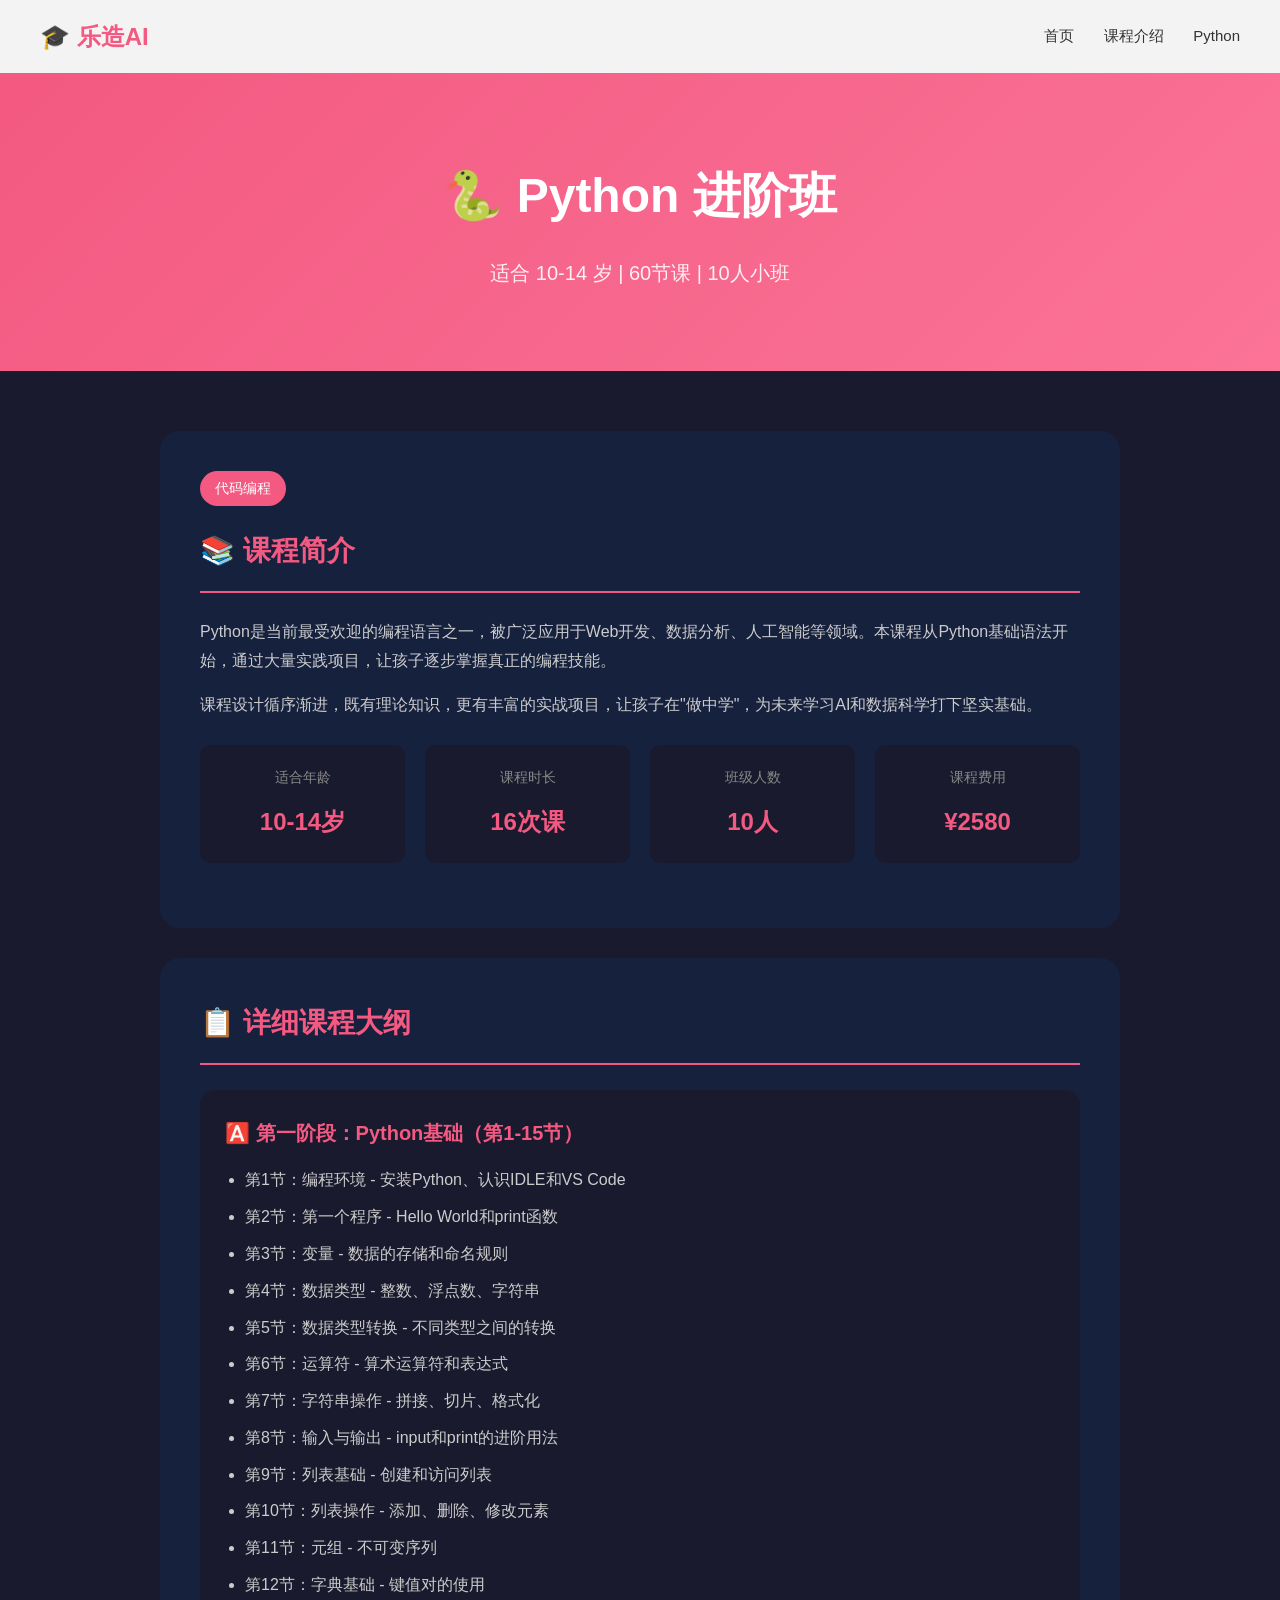
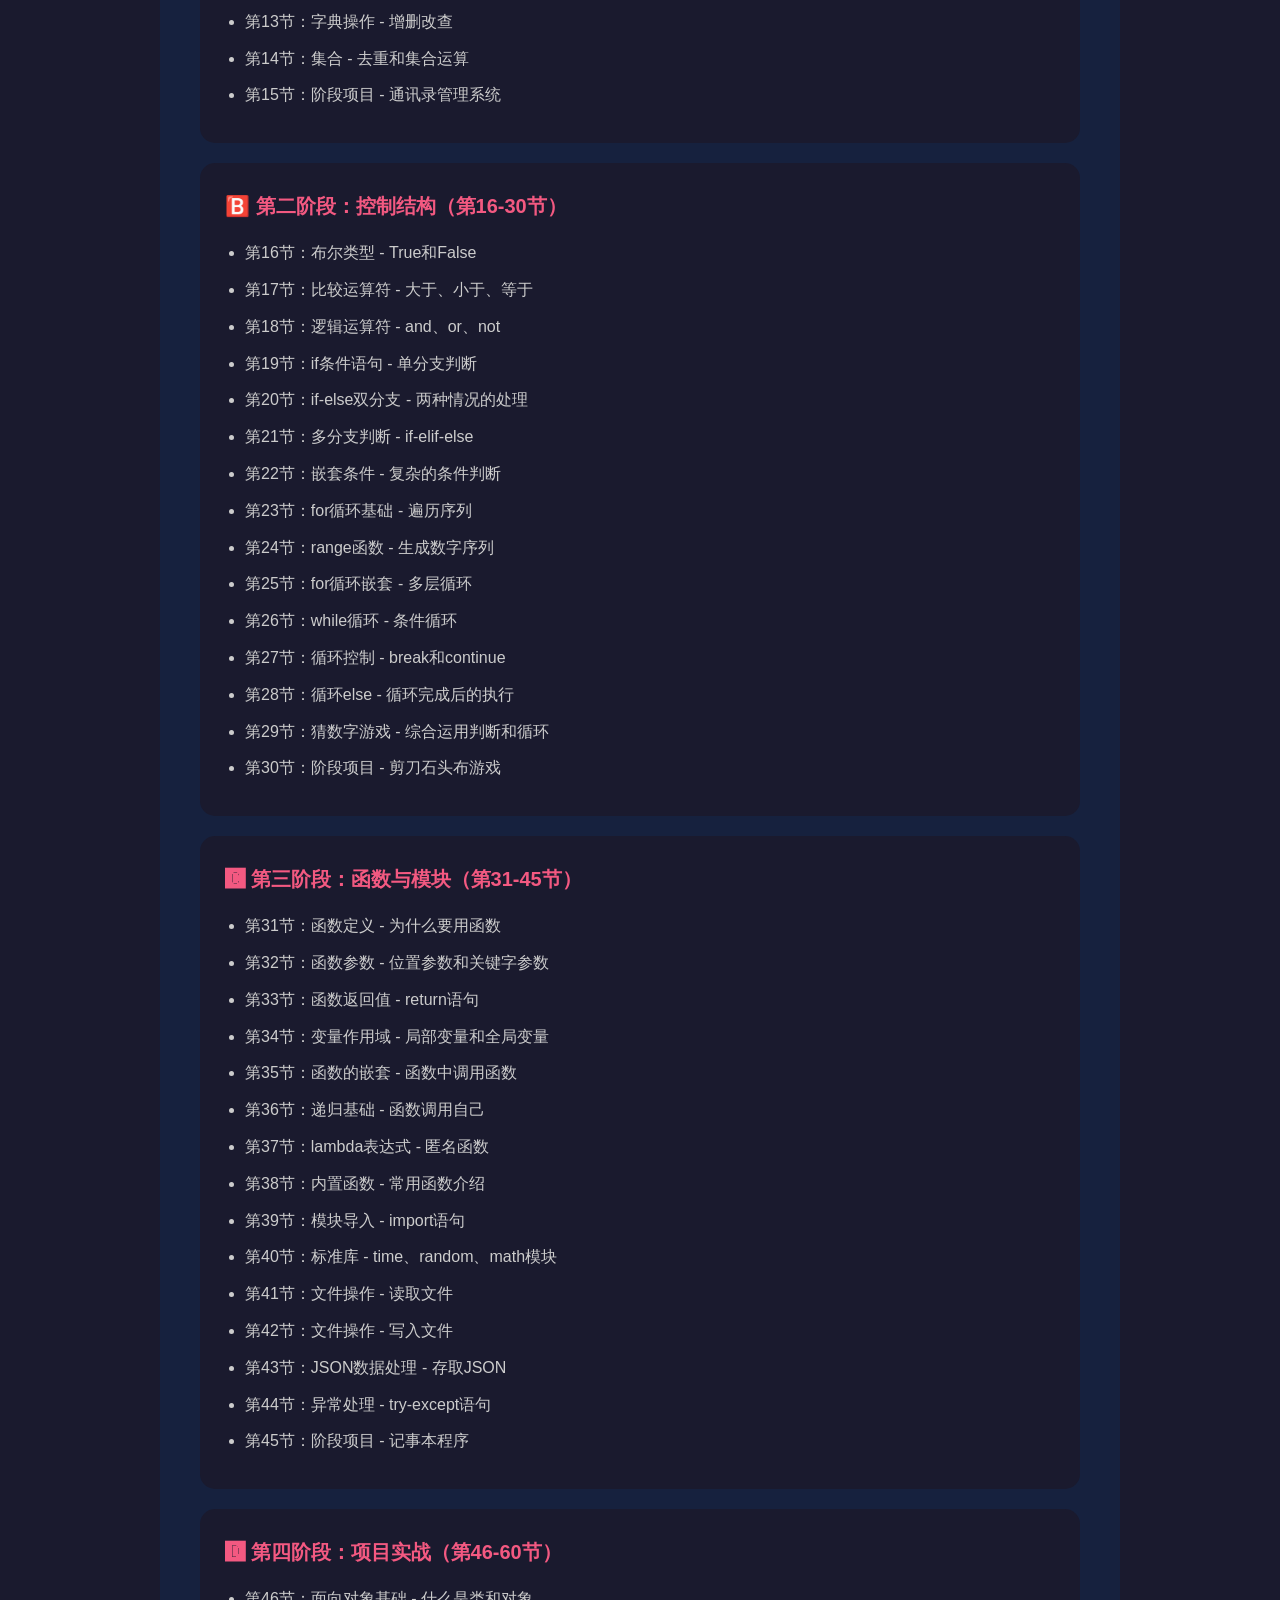
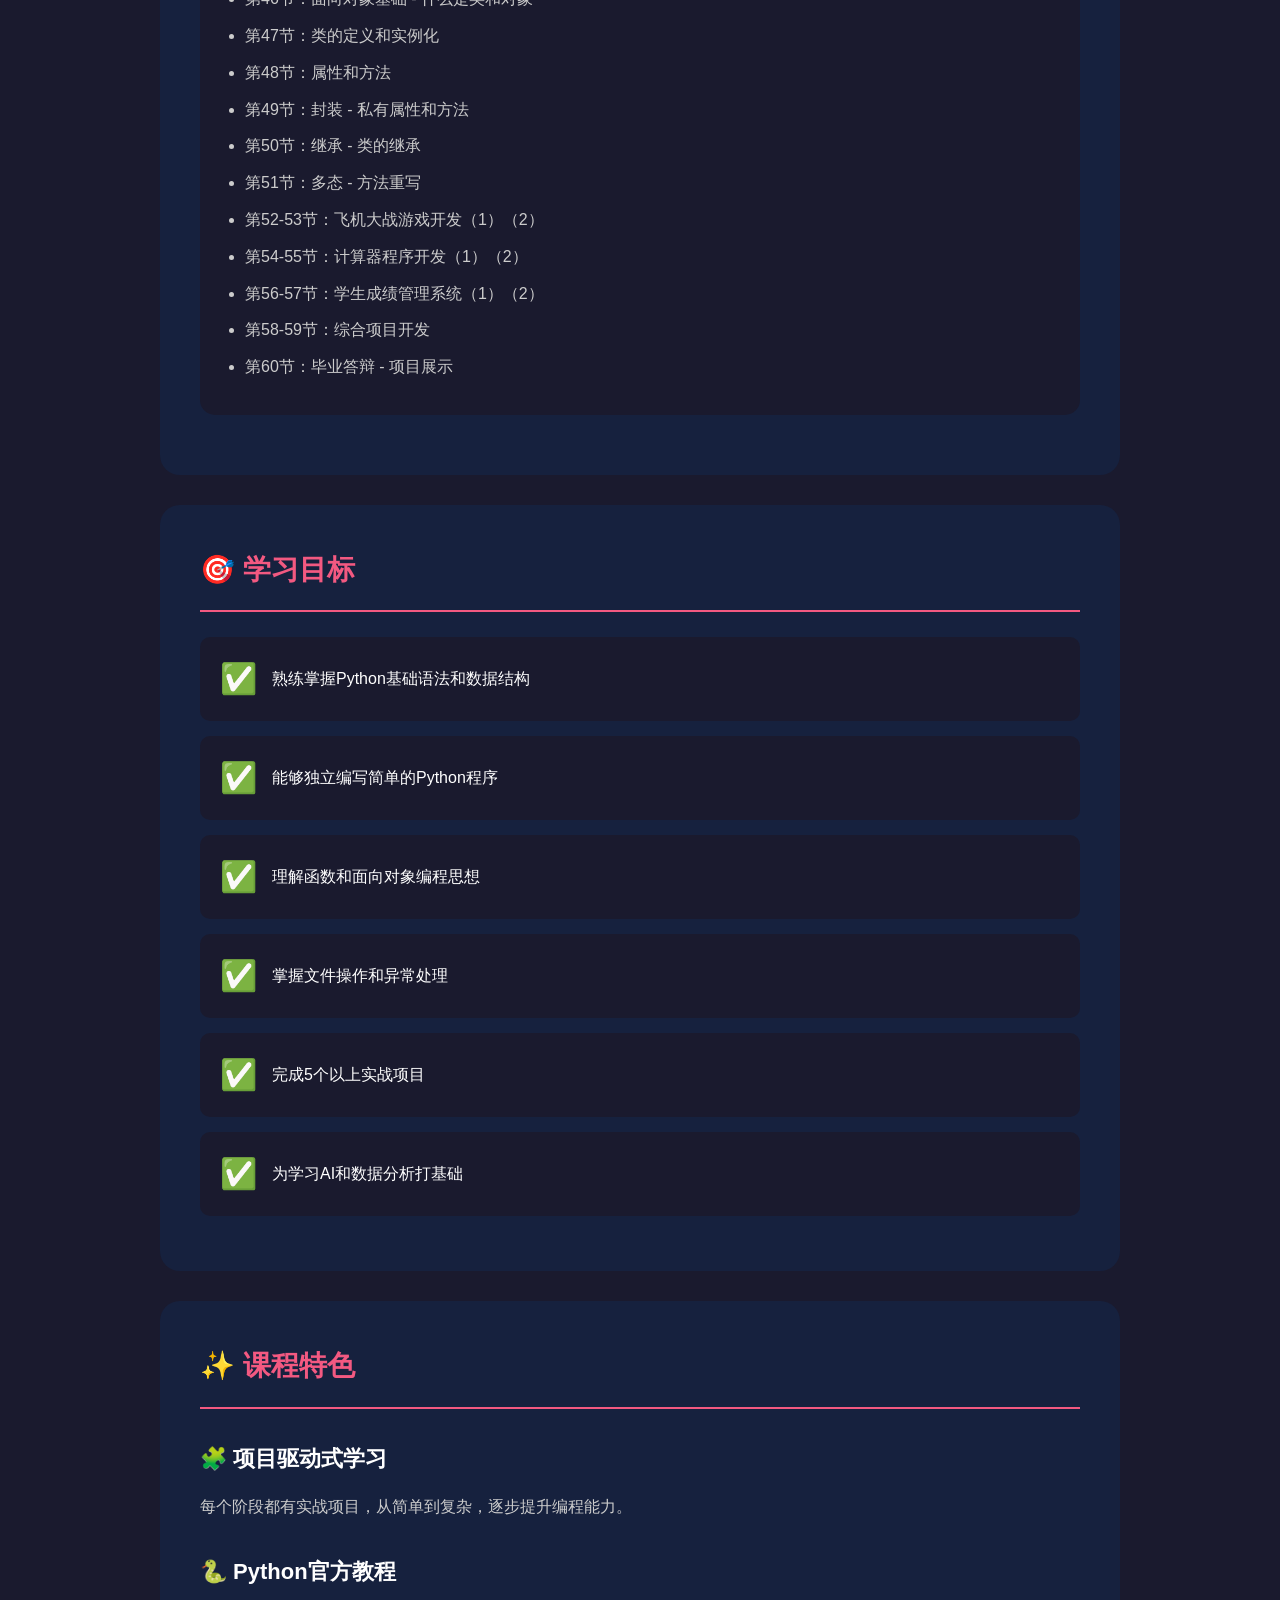
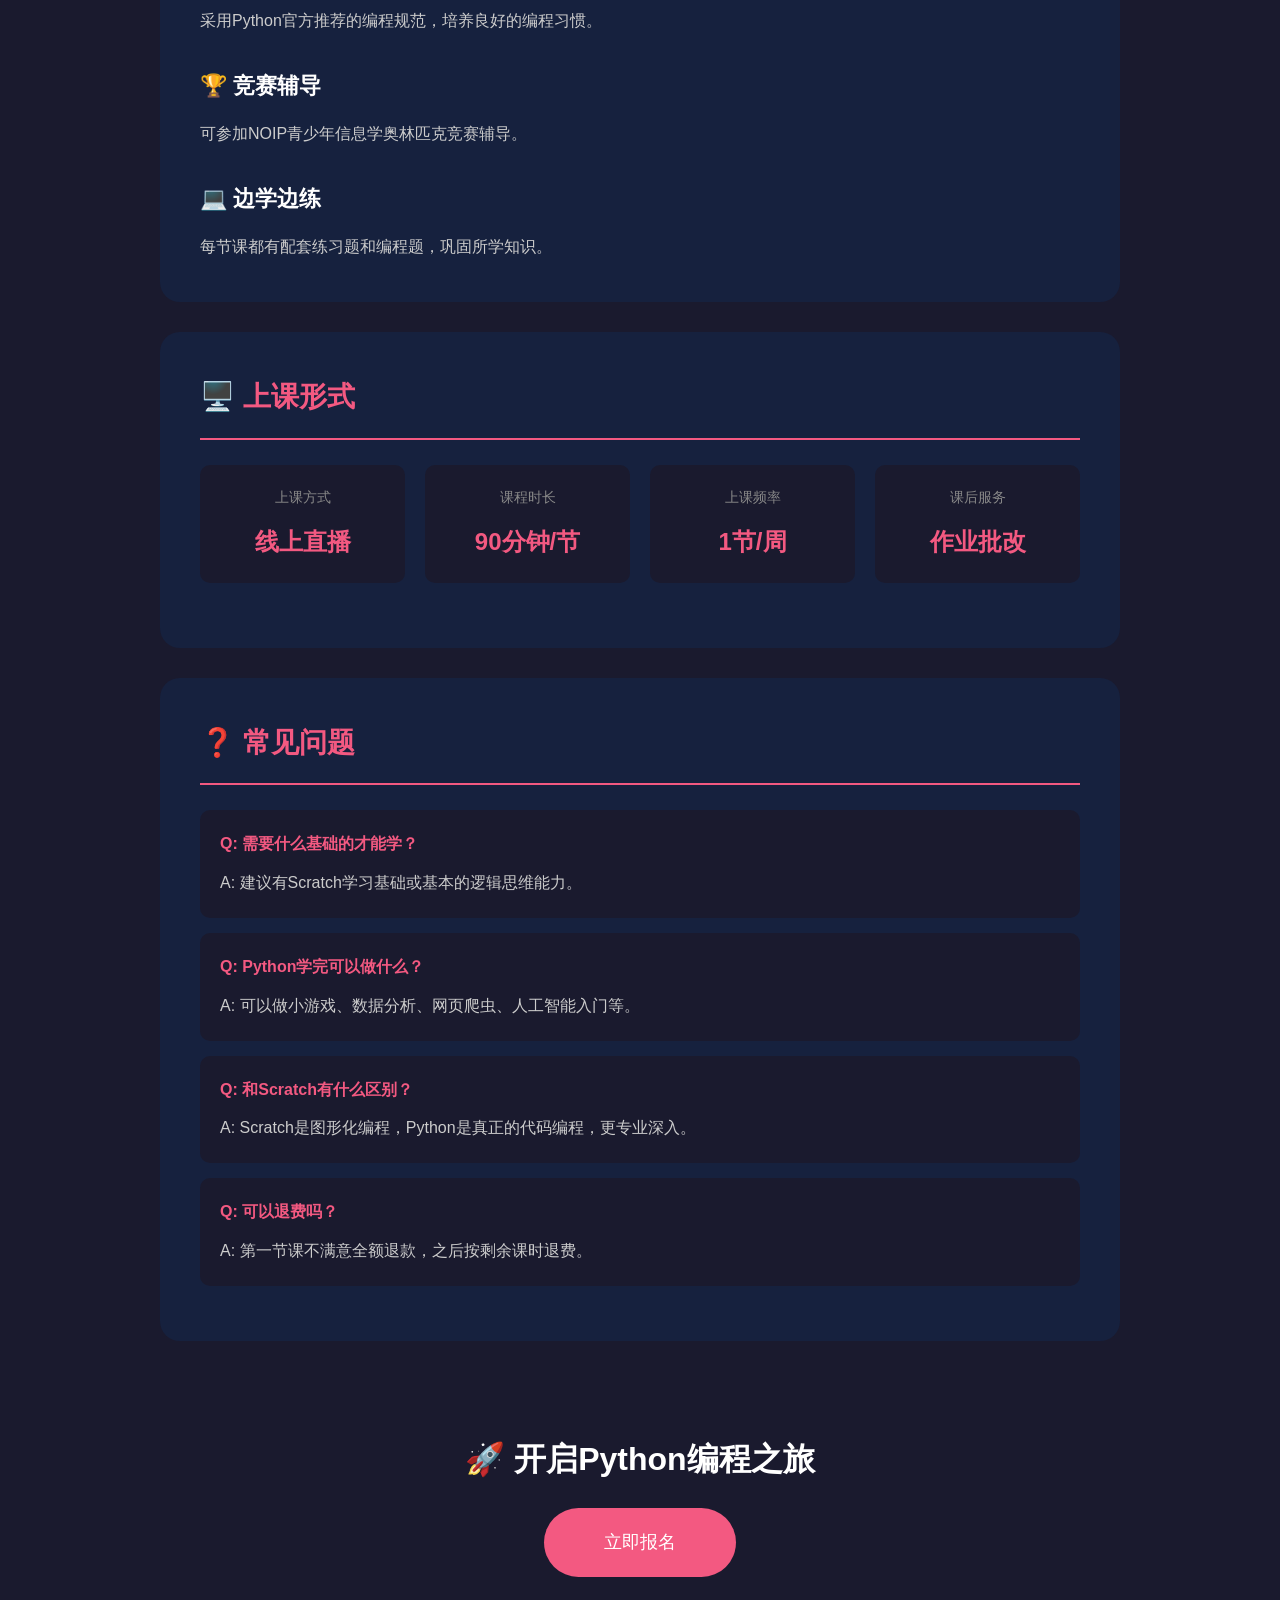
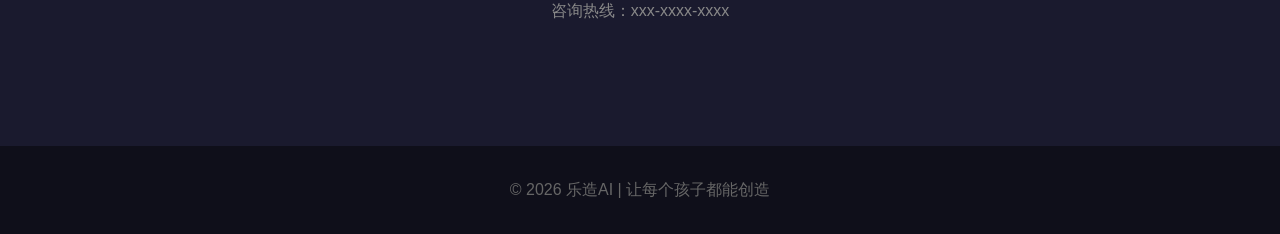
<file: python-course.html>
<!DOCTYPE html>
<html lang="zh-CN">
<head>
    <meta charset="UTF-8">
    <meta name="viewport" content="width=device-width, initial-scale=1.0">
    <title>Python进阶班 - 乐造AI</title>
    <style>
        * { margin: 0; padding: 0; box-sizing: border-box; }
        body { font-family: 'Segoe UI', 'Microsoft YaHei', sans-serif; background: #1a1a2e; color: #ccc; line-height: 1.8; }
        
        .header { background: rgba(255,255,255,0.95); padding: 15px 40px; display: flex; justify-content: space-between; align-items: center; box-shadow: 0 2px 10px rgba(0,0,0,0.2); }
        .logo { font-size: 24px; font-weight: bold; color: #F35981; }
        .nav a { text-decoration: none; color: #333; margin-left: 25px; font-size: 15px; }
        .nav a:hover { color: #F35981; }
        
        .hero { 
            text-align: center; 
            padding: 80px 20px; 
            background: linear-gradient(135deg, #F35981 0%, #FB7397 100%); 
            color: white;
            position: relative;
            overflow: hidden;
        }
        .hero::before {
            content: '';
            position: absolute;
            top: 0;
            left: 0;
            right: 0;
            bottom: 0;
            background: url('https://images.unsplash.com/photo-1526379095098-d400fd0bf935?w=800') center/cover;
            opacity: 0.2;
        }
        .hero h1 { font-size: 48px; margin-bottom: 15px; }
        .hero p { font-size: 20px; opacity: 0.9; }
        
        .container { max-width: 1000px; margin: 0 auto; padding: 60px 20px; }
        
        .section { background: #16213e; border-radius: 20px; padding: 40px; margin-bottom: 30px; }
        .section h2 { color: #F35981; font-size: 28px; margin-bottom: 25px; border-bottom: 2px solid #F35981; padding-bottom: 15px; }
        .section h3 { color: white; font-size: 22px; margin: 30px 0 15px 0; }
        
        .tag { display: inline-block; background: #F35981; color: white; padding: 5px 15px; border-radius: 20px; font-size: 14px; margin-bottom: 20px; }
        
        .info-grid { display: grid; grid-template-columns: repeat(auto-fit, minmax(200px, 1fr)); gap: 20px; margin: 25px 0; }
        .info-item { background: #1a1a2e; padding: 20px; border-radius: 10px; text-align: center; }
        .info-item .label { color: #888; font-size: 14px; }
        .info-item .value { color: #F35981; font-size: 24px; font-weight: bold; margin-top: 10px; }
        
        .outline { counter-reset: chapter; }
        .chapter { background: #1a1a2e; border-radius: 15px; padding: 25px; margin-bottom: 20px; }
        .chapter h4 { color: #F35981; font-size: 20px; margin-bottom: 15px; }
        .chapter ul { padding-left: 20px; }
        .chapter li { margin-bottom: 8px; color: #ccc; }
        
        .goal { display: flex; align-items: center; background: #1a1a2e; padding: 15px 20px; border-radius: 10px; margin-bottom: 15px; }
        .goal-icon { font-size: 30px; margin-right: 15px; }
        .goal-text { color: white; font-size: 16px; }
        
        .faq-item { background: #1a1a2e; padding: 20px; border-radius: 10px; margin-bottom: 15px; }
        .faq-question { color: #F35981; font-weight: bold; margin-bottom: 10px; }
        
        .cta { text-align: center; padding: 60px 20px; }
        .cta h2 { color: white; font-size: 32px; margin-bottom: 20px; }
        .btn { display: inline-block; padding: 18px 60px; background: #F35981; color: white; text-decoration: none; border-radius: 50px; font-size: 18px; transition: all 0.3s; }
        .btn:hover { transform: translateY(-3px); box-shadow: 0 10px 30px rgba(243,89,129,0.4); }
        
        .footer { background: #0f0f1a; color: #666; padding: 30px; text-align: center; }
        
        @media (max-width: 768px) { .hero h1 { font-size: 32px; } .container { padding: 30px 15px; } .section { padding: 25px; } }
    </style>
</head>
<body>
    <div class="header">
        <div class="logo">🎓 乐造AI</div>
        <div class="nav">
            <a href="index.html">首页</a>
            <a href="courses.html">课程介绍</a>
            <a href="python-course.html">Python</a>
        </div>
    </div>

    <div class="hero">
        <h1>🐍 Python 进阶班</h1>
        <p>适合 10-14 岁 | 60节课 | 10人小班</p>
    </div>

    <div class="container">
        <!-- 课程简介 -->
        <div class="section">
            <span class="tag">代码编程</span>
            <h2>📚 课程简介</h2>
            <p>Python是当前最受欢迎的编程语言之一，被广泛应用于Web开发、数据分析、人工智能等领域。本课程从Python基础语法开始，通过大量实践项目，让孩子逐步掌握真正的编程技能。</p>
            <p style="margin-top: 15px;">课程设计循序渐进，既有理论知识，更有丰富的实战项目，让孩子在"做中学"，为未来学习AI和数据科学打下坚实基础。</p>
            
            <div class="info-grid">
                <div class="info-item"><div class="label">适合年龄</div><div class="value">10-14岁</div></div>
                <div class="info-item"><div class="label">课程时长</div><div class="value">16次课</div></div>
                <div class="info-item"><div class="label">班级人数</div><div class="value">10人</div></div>
                <div class="info-item"><div class="label">课程费用</div><div class="value">¥2580</div></div>
            </div>
        </div>

        <!-- 课程大纲 -->
        <div class="section">
            <h2>📋 详细课程大纲</h2>
            <div class="outline">
                <div class="chapter">
                    <h4>🅰️ 第一阶段：Python基础（第1-15节）</h4>
                    <ul>
                        <li>第1节：编程环境 - 安装Python、认识IDLE和VS Code</li>
                        <li>第2节：第一个程序 - Hello World和print函数</li>
                        <li>第3节：变量 - 数据的存储和命名规则</li>
                        <li>第4节：数据类型 - 整数、浮点数、字符串</li>
                        <li>第5节：数据类型转换 - 不同类型之间的转换</li>
                        <li>第6节：运算符 - 算术运算符和表达式</li>
                        <li>第7节：字符串操作 - 拼接、切片、格式化</li>
                        <li>第8节：输入与输出 - input和print的进阶用法</li>
                        <li>第9节：列表基础 - 创建和访问列表</li>
                        <li>第10节：列表操作 - 添加、删除、修改元素</li>
                        <li>第11节：元组 - 不可变序列</li>
                        <li>第12节：字典基础 - 键值对的使用</li>
                        <li>第13节：字典操作 - 增删改查</li>
                        <li>第14节：集合 - 去重和集合运算</li>
                        <li>第15节：阶段项目 - 通讯录管理系统</li>
                    </ul>
                </div>
                
                <div class="chapter">
                    <h4>🅱️ 第二阶段：控制结构（第16-30节）</h4>
                    <ul>
                        <li>第16节：布尔类型 - True和False</li>
                        <li>第17节：比较运算符 - 大于、小于、等于</li>
                        <li>第18节：逻辑运算符 - and、or、not</li>
                        <li>第19节：if条件语句 - 单分支判断</li>
                        <li>第20节：if-else双分支 - 两种情况的处理</li>
                        <li>第21节：多分支判断 - if-elif-else</li>
                        <li>第22节：嵌套条件 - 复杂的条件判断</li>
                        <li>第23节：for循环基础 - 遍历序列</li>
                        <li>第24节：range函数 - 生成数字序列</li>
                        <li>第25节：for循环嵌套 - 多层循环</li>
                        <li>第26节：while循环 - 条件循环</li>
                        <li>第27节：循环控制 - break和continue</li>
                        <li>第28节：循环else - 循环完成后的执行</li>
                        <li>第29节：猜数字游戏 - 综合运用判断和循环</li>
                        <li>第30节：阶段项目 - 剪刀石头布游戏</li>
                    </ul>
                </div>
                
                <div class="chapter">
                    <h4>🅲️ 第三阶段：函数与模块（第31-45节）</h4>
                    <ul>
                        <li>第31节：函数定义 - 为什么要用函数</li>
                        <li>第32节：函数参数 - 位置参数和关键字参数</li>
                        <li>第33节：函数返回值 - return语句</li>
                        <li>第34节：变量作用域 - 局部变量和全局变量</li>
                        <li>第35节：函数的嵌套 - 函数中调用函数</li>
                        <li>第36节：递归基础 - 函数调用自己</li>
                        <li>第37节：lambda表达式 - 匿名函数</li>
                        <li>第38节：内置函数 - 常用函数介绍</li>
                        <li>第39节：模块导入 - import语句</li>
                        <li>第40节：标准库 - time、random、math模块</li>
                        <li>第41节：文件操作 - 读取文件</li>
                        <li>第42节：文件操作 - 写入文件</li>
                        <li>第43节：JSON数据处理 - 存取JSON</li>
                        <li>第44节：异常处理 - try-except语句</li>
                        <li>第45节：阶段项目 - 记事本程序</li>
                    </ul>
                </div>
                
                <div class="chapter">
                    <h4>🅳️ 第四阶段：项目实战（第46-60节）</h4>
                    <ul>
                        <li>第46节：面向对象基础 - 什么是类和对象</li>
                        <li>第47节：类的定义和实例化</li>
                        <li>第48节：属性和方法</li>
                        <li>第49节：封装 - 私有属性和方法</li>
                        <li>第50节：继承 - 类的继承</li>
                        <li>第51节：多态 - 方法重写</li>
                        <li>第52-53节：飞机大战游戏开发（1）（2）</li>
                        <li>第54-55节：计算器程序开发（1）（2）</li>
                        <li>第56-57节：学生成绩管理系统（1）（2）</li>
                        <li>第58-59节：综合项目开发</li>
                        <li>第60节：毕业答辩 - 项目展示</li>
                    </ul>
                </div>
            </div>
        </div>

        <!-- 学习目标 -->
        <div class="section">
            <h2>🎯 学习目标</h2>
            <div class="goal"><span class="goal-icon">✅</span><span class="goal-text">熟练掌握Python基础语法和数据结构</span></div>
            <div class="goal"><span class="goal-icon">✅</span><span class="goal-text">能够独立编写简单的Python程序</span></div>
            <div class="goal"><span class="goal-icon">✅</span><span class="goal-text">理解函数和面向对象编程思想</span></div>
            <div class="goal"><span class="goal-icon">✅</span><span class="goal-text">掌握文件操作和异常处理</span></div>
            <div class="goal"><span class="goal-icon">✅</span><span class="goal-text">完成5个以上实战项目</span></div>
            <div class="goal"><span class="goal-icon">✅</span><span class="goal-text">为学习AI和数据分析打基础</span></div>
        </div>

        <!-- 课程特色 -->
        <div class="section">
            <h2>✨ 课程特色</h2>
            <h3>🧩 项目驱动式学习</h3>
            <p>每个阶段都有实战项目，从简单到复杂，逐步提升编程能力。</p>
            
            <h3>🐍 Python官方教程</h3>
            <p>采用Python官方推荐的编程规范，培养良好的编程习惯。</p>
            
            <h3>🏆 竞赛辅导</h3>
            <p>可参加NOIP青少年信息学奥林匹克竞赛辅导。</p>
            
            <h3>💻 边学边练</h3>
            <p>每节课都有配套练习题和编程题，巩固所学知识。</p>
        </div>

        <!-- 上课形式 -->
        <div class="section">
            <h2>🖥️ 上课形式</h2>
            <div class="info-grid">
                <div class="info-item"><div class="label">上课方式</div><div class="value">线上直播</div></div>
                <div class="info-item"><div class="label">课程时长</div><div class="value">90分钟/节</div></div>
                <div class="info-item"><div class="label">上课频率</div><div class="value">1节/周</div></div>
                <div class="info-item"><div class="label">课后服务</div><div class="value">作业批改</div></div>
            </div>
        </div>

        <!-- 常见问题 -->
        <div class="section">
            <h2>❓ 常见问题</h2>
            <div class="faq-item">
                <div class="faq-question">Q: 需要什么基础的才能学？</div>
                <div>A: 建议有Scratch学习基础或基本的逻辑思维能力。</div>
            </div>
            <div class="faq-item">
                <div class="faq-question">Q: Python学完可以做什么？</div>
                <div>A: 可以做小游戏、数据分析、网页爬虫、人工智能入门等。</div>
            </div>
            <div class="faq-item">
                <div class="faq-question">Q: 和Scratch有什么区别？</div>
                <div>A: Scratch是图形化编程，Python是真正的代码编程，更专业深入。</div>
            </div>
            <div class="faq-item">
                <div class="faq-question">Q: 可以退费吗？</div>
                <div>A: 第一节课不满意全额退款，之后按剩余课时退费。</div>
            </div>
        </div>

        <!-- 报名 -->
        <div class="cta">
            <h2>🚀 开启Python编程之旅</h2>
            <a href="#" class="btn">立即报名</a>
            <p style="margin-top: 20px; color: #888;">咨询热线：xxx-xxxx-xxxx</p>
        </div>
    </div>

    <div class="footer">
        <p>© 2026 乐造AI | 让每个孩子都能创造</p>
    </div>
</body>
</html>
</file>
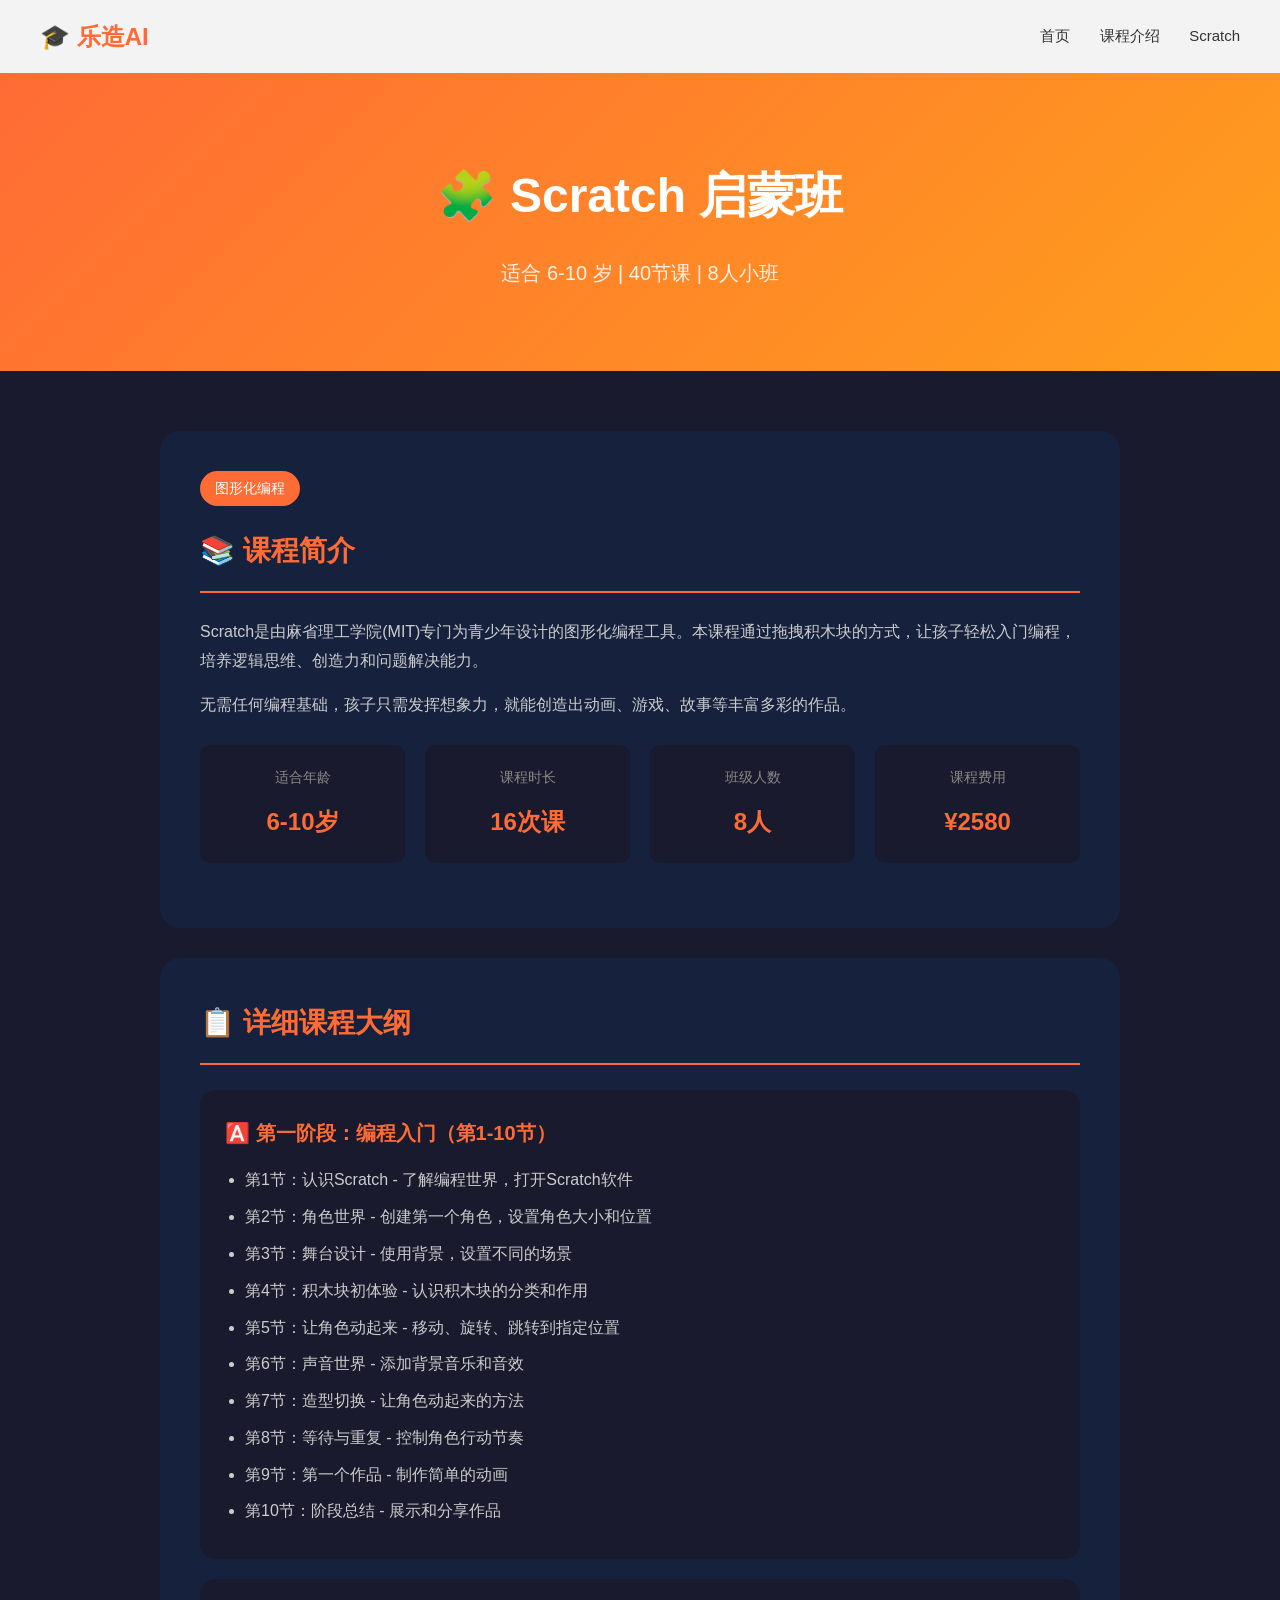
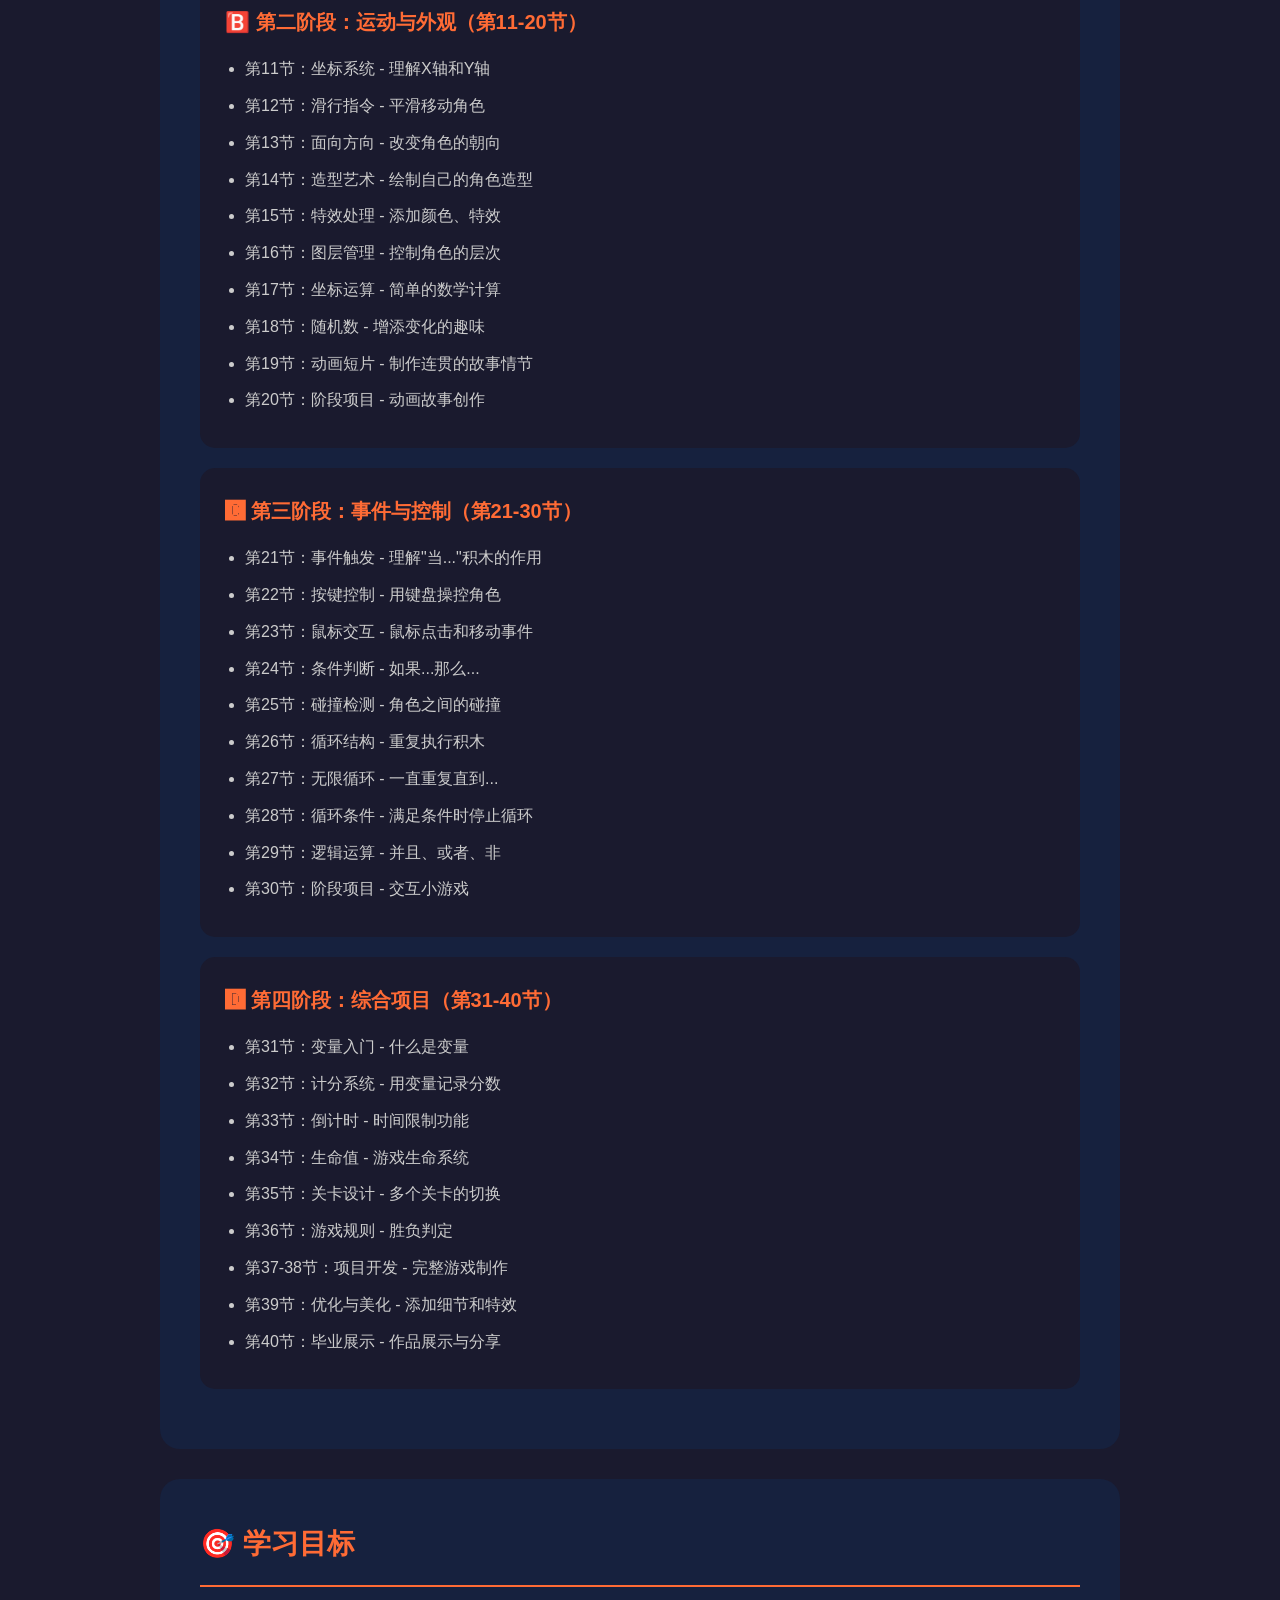
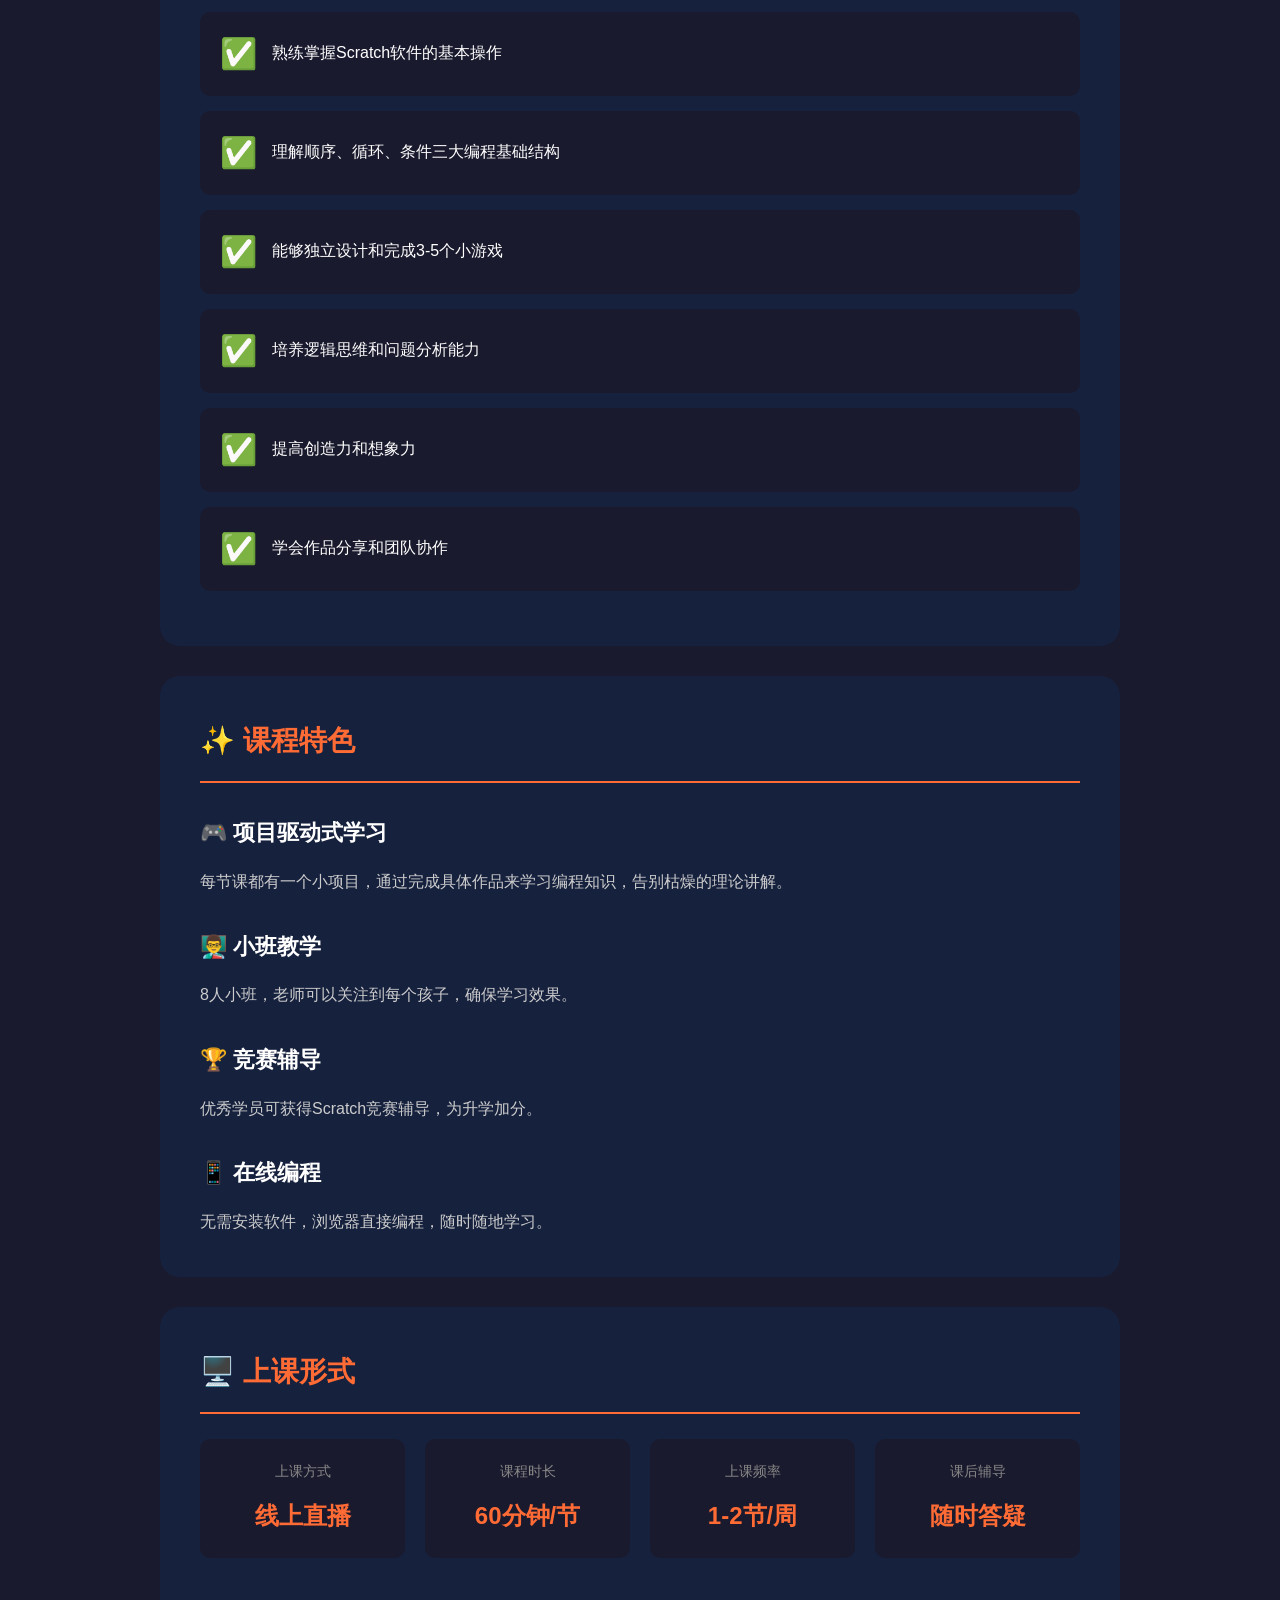
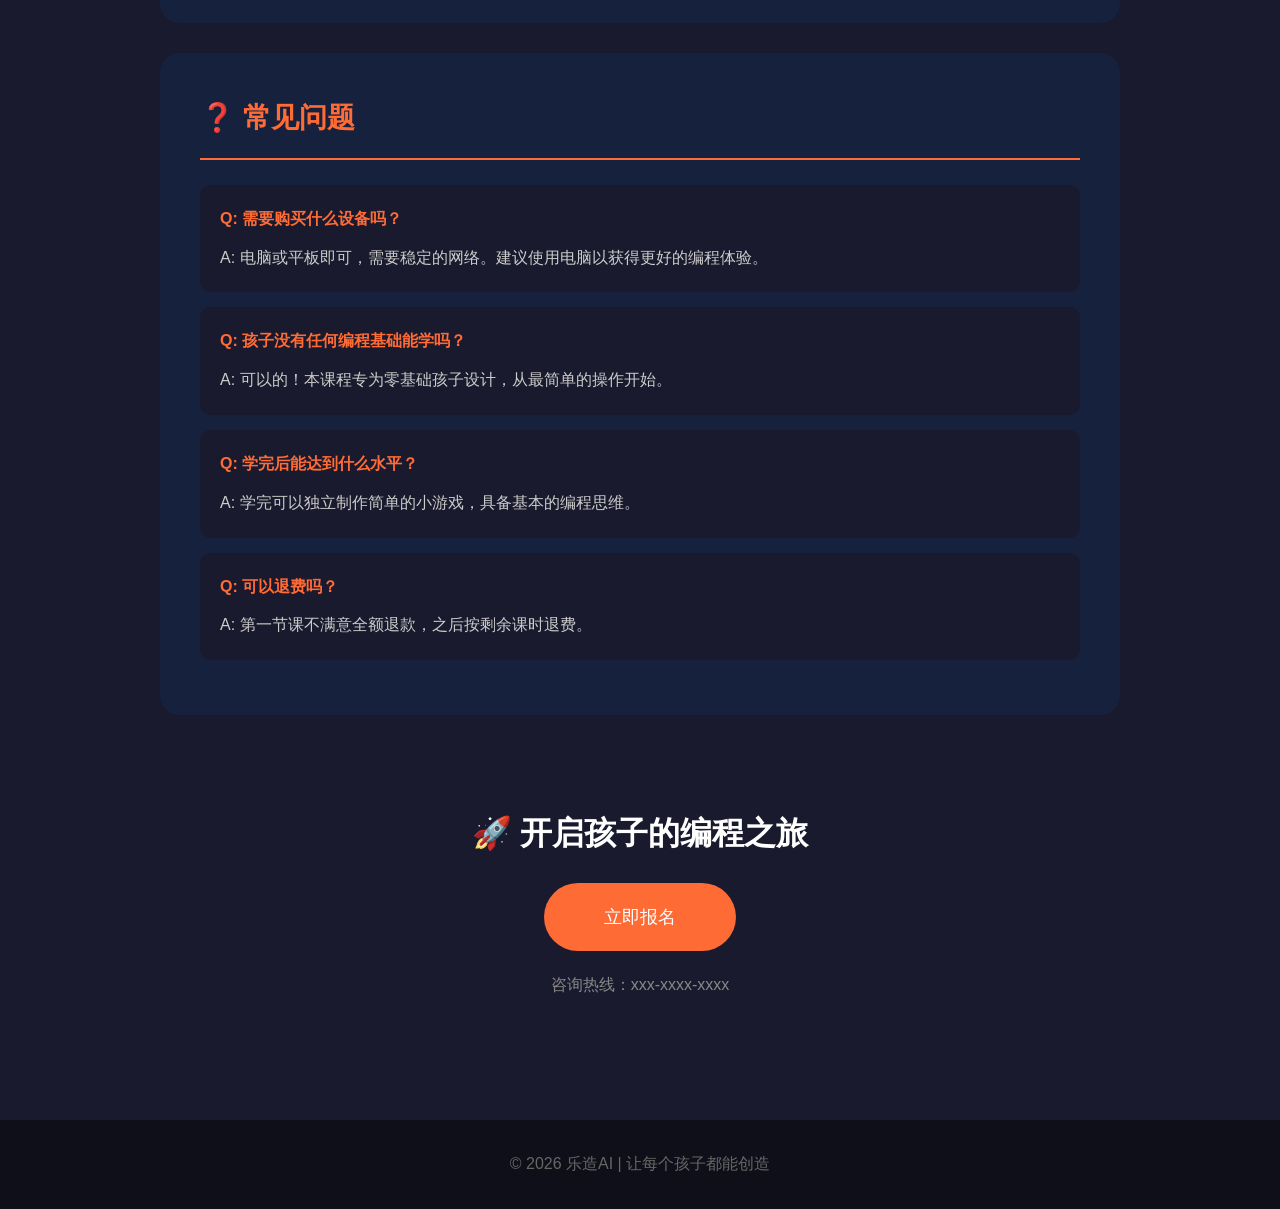
<file: scratch-course.html>
<!DOCTYPE html>
<html lang="zh-CN">
<head>
    <meta charset="UTF-8">
    <meta name="viewport" content="width=device-width, initial-scale=1.0">
    <title>Scratch启蒙班 - 乐造AI</title>
    <style>
        * { margin: 0; padding: 0; box-sizing: border-box; }
        body { font-family: 'Segoe UI', 'Microsoft YaHei', sans-serif; background: #1a1a2e; color: #ccc; line-height: 1.8; }
        
        .header { background: rgba(255,255,255,0.95); padding: 15px 40px; display: flex; justify-content: space-between; align-items: center; box-shadow: 0 2px 10px rgba(0,0,0,0.2); }
        .logo { font-size: 24px; font-weight: bold; color: #FF6B35; }
        .nav a { text-decoration: none; color: #333; margin-left: 25px; font-size: 15px; }
        .nav a:hover { color: #FF6B35; }
        
        .hero { 
            text-align: center; 
            padding: 80px 20px; 
            background: linear-gradient(135deg, #FF6B35 0%, #FF9F1C 100%); 
            color: white;
            position: relative;
            overflow: hidden;
        }
        .hero::before {
            content: '';
            position: absolute;
            top: 0;
            left: 0;
            right: 0;
            bottom: 0;
            background: url('https://images.unsplash.com/photo-1555949963-aa79dcee981c?w=800') center/cover;
            opacity: 0.2;
        }
        .hero h1 { font-size: 48px; margin-bottom: 15px; }
        .hero p { font-size: 20px; opacity: 0.9; }
        
        .container { max-width: 1000px; margin: 0 auto; padding: 60px 20px; }
        
        .section { background: #16213e; border-radius: 20px; padding: 40px; margin-bottom: 30px; }
        .section h2 { color: #FF6B35; font-size: 28px; margin-bottom: 25px; border-bottom: 2px solid #FF6B35; padding-bottom: 15px; }
        .section h3 { color: white; font-size: 22px; margin: 30px 0 15px 0; }
        
        .tag { display: inline-block; background: #FF6B35; color: white; padding: 5px 15px; border-radius: 20px; font-size: 14px; margin-bottom: 20px; }
        
        .info-grid { display: grid; grid-template-columns: repeat(auto-fit, minmax(200px, 1fr)); gap: 20px; margin: 25px 0; }
        .info-item { background: #1a1a2e; padding: 20px; border-radius: 10px; text-align: center; }
        .info-item .label { color: #888; font-size: 14px; }
        .info-item .value { color: #FF6B35; font-size: 24px; font-weight: bold; margin-top: 10px; }
        
        .outline { counter-reset: chapter; }
        .chapter { background: #1a1a2e; border-radius: 15px; padding: 25px; margin-bottom: 20px; }
        .chapter h4 { color: #FF6B35; font-size: 20px; margin-bottom: 15px; }
        .chapter ul { padding-left: 20px; }
        .chapter li { margin-bottom: 8px; color: #ccc; }
        
        .goal { display: flex; align-items: center; background: #1a1a2e; padding: 15px 20px; border-radius: 10px; margin-bottom: 15px; }
        .goal-icon { font-size: 30px; margin-right: 15px; }
        .goal-text { color: white; font-size: 16px; }
        
        .faq-item { background: #1a1a2e; padding: 20px; border-radius: 10px; margin-bottom: 15px; }
        .faq-question { color: #FF6B35; font-weight: bold; margin-bottom: 10px; }
        
        .cta { text-align: center; padding: 60px 20px; }
        .cta h2 { color: white; font-size: 32px; margin-bottom: 20px; }
        .btn { display: inline-block; padding: 18px 60px; background: #FF6B35; color: white; text-decoration: none; border-radius: 50px; font-size: 18px; transition: all 0.3s; }
        .btn:hover { transform: translateY(-3px); box-shadow: 0 10px 30px rgba(255,107,53,0.4); }
        
        .footer { background: #0f0f1a; color: #666; padding: 30px; text-align: center; }
        
        @media (max-width: 768px) { .hero h1 { font-size: 32px; } .container { padding: 30px 15px; } .section { padding: 25px; } }
    </style>
</head>
<body>
    <div class="header">
        <div class="logo">🎓 乐造AI</div>
        <div class="nav">
            <a href="index.html">首页</a>
            <a href="courses.html">课程介绍</a>
            <a href="scratch.html">Scratch</a>
        </div>
    </div>

    <div class="hero">
        <h1>🧩 Scratch 启蒙班</h1>
        <p>适合 6-10 岁 | 40节课 | 8人小班</p>
    </div>

    <div class="container">
        <!-- 课程简介 -->
        <div class="section">
            <span class="tag">图形化编程</span>
            <h2>📚 课程简介</h2>
            <p>Scratch是由麻省理工学院(MIT)专门为青少年设计的图形化编程工具。本课程通过拖拽积木块的方式，让孩子轻松入门编程，培养逻辑思维、创造力和问题解决能力。</p>
            <p style="margin-top: 15px;">无需任何编程基础，孩子只需发挥想象力，就能创造出动画、游戏、故事等丰富多彩的作品。</p>
            
            <div class="info-grid">
                <div class="info-item"><div class="label">适合年龄</div><div class="value">6-10岁</div></div>
                <div class="info-item"><div class="label">课程时长</div><div class="value">16次课</div></div>
                <div class="info-item"><div class="label">班级人数</div><div class="value">8人</div></div>
                <div class="info-item"><div class="label">课程费用</div><div class="value">¥2580</div></div>
            </div>
        </div>

        <!-- 课程大纲 -->
        <div class="section">
            <h2>📋 详细课程大纲</h2>
            <div class="outline">
                <div class="chapter">
                    <h4>🅰️ 第一阶段：编程入门（第1-10节）</h4>
                    <ul>
                        <li>第1节：认识Scratch - 了解编程世界，打开Scratch软件</li>
                        <li>第2节：角色世界 - 创建第一个角色，设置角色大小和位置</li>
                        <li>第3节：舞台设计 - 使用背景，设置不同的场景</li>
                        <li>第4节：积木块初体验 - 认识积木块的分类和作用</li>
                        <li>第5节：让角色动起来 - 移动、旋转、跳转到指定位置</li>
                        <li>第6节：声音世界 - 添加背景音乐和音效</li>
                        <li>第7节：造型切换 - 让角色动起来的方法</li>
                        <li>第8节：等待与重复 - 控制角色行动节奏</li>
                        <li>第9节：第一个作品 - 制作简单的动画</li>
                        <li>第10节：阶段总结 - 展示和分享作品</li>
                    </ul>
                </div>
                
                <div class="chapter">
                    <h4>🅱️ 第二阶段：运动与外观（第11-20节）</h4>
                    <ul>
                        <li>第11节：坐标系统 - 理解X轴和Y轴</li>
                        <li>第12节：滑行指令 - 平滑移动角色</li>
                        <li>第13节：面向方向 - 改变角色的朝向</li>
                        <li>第14节：造型艺术 - 绘制自己的角色造型</li>
                        <li>第15节：特效处理 - 添加颜色、特效</li>
                        <li>第16节：图层管理 - 控制角色的层次</li>
                        <li>第17节：坐标运算 - 简单的数学计算</li>
                        <li>第18节：随机数 - 增添变化的趣味</li>
                        <li>第19节：动画短片 - 制作连贯的故事情节</li>
                        <li>第20节：阶段项目 - 动画故事创作</li>
                    </ul>
                </div>
                
                <div class="chapter">
                    <h4>🅲️ 第三阶段：事件与控制（第21-30节）</h4>
                    <ul>
                        <li>第21节：事件触发 - 理解"当..."积木的作用</li>
                        <li>第22节：按键控制 - 用键盘操控角色</li>
                        <li>第23节：鼠标交互 - 鼠标点击和移动事件</li>
                        <li>第24节：条件判断 - 如果...那么...</li>
                        <li>第25节：碰撞检测 - 角色之间的碰撞</li>
                        <li>第26节：循环结构 - 重复执行积木</li>
                        <li>第27节：无限循环 - 一直重复直到...</li>
                        <li>第28节：循环条件 - 满足条件时停止循环</li>
                        <li>第29节：逻辑运算 - 并且、或者、非</li>
                        <li>第30节：阶段项目 - 交互小游戏</li>
                    </ul>
                </div>
                
                <div class="chapter">
                    <h4>🅳️ 第四阶段：综合项目（第31-40节）</h4>
                    <ul>
                        <li>第31节：变量入门 - 什么是变量</li>
                        <li>第32节：计分系统 - 用变量记录分数</li>
                        <li>第33节：倒计时 - 时间限制功能</li>
                        <li>第34节：生命值 - 游戏生命系统</li>
                        <li>第35节：关卡设计 - 多个关卡的切换</li>
                        <li>第36节：游戏规则 - 胜负判定</li>
                        <li>第37-38节：项目开发 - 完整游戏制作</li>
                        <li>第39节：优化与美化 - 添加细节和特效</li>
                        <li>第40节：毕业展示 - 作品展示与分享</li>
                    </ul>
                </div>
            </div>
        </div>

        <!-- 学习目标 -->
        <div class="section">
            <h2>🎯 学习目标</h2>
            <div class="goal"><span class="goal-icon">✅</span><span class="goal-text">熟练掌握Scratch软件的基本操作</span></div>
            <div class="goal"><span class="goal-icon">✅</span><span class="goal-text">理解顺序、循环、条件三大编程基础结构</span></div>
            <div class="goal"><span class="goal-icon">✅</span><span class="goal-text">能够独立设计和完成3-5个小游戏</span></div>
            <div class="goal"><span class="goal-icon">✅</span><span class="goal-text">培养逻辑思维和问题分析能力</span></div>
            <div class="goal"><span class="goal-icon">✅</span><span class="goal-text">提高创造力和想象力</span></div>
            <div class="goal"><span class="goal-icon">✅</span><span class="goal-text">学会作品分享和团队协作</span></div>
        </div>

        <!-- 课程特色 -->
        <div class="section">
            <h2>✨ 课程特色</h2>
            <h3>🎮 项目驱动式学习</h3>
            <p>每节课都有一个小项目，通过完成具体作品来学习编程知识，告别枯燥的理论讲解。</p>
            
            <h3>👨‍🏫 小班教学</h3>
            <p>8人小班，老师可以关注到每个孩子，确保学习效果。</p>
            
            <h3>🏆 竞赛辅导</h3>
            <p>优秀学员可获得Scratch竞赛辅导，为升学加分。</p>
            
            <h3>📱 在线编程</h3>
            <p>无需安装软件，浏览器直接编程，随时随地学习。</p>
        </div>

        <!-- 上课形式 -->
        <div class="section">
            <h2>🖥️ 上课形式</h2>
            <div class="info-grid">
                <div class="info-item"><div class="label">上课方式</div><div class="value">线上直播</div></div>
                <div class="info-item"><div class="label">课程时长</div><div class="value">60分钟/节</div></div>
                <div class="info-item"><div class="label">上课频率</div><div class="value">1-2节/周</div></div>
                <div class="info-item"><div class="label">课后辅导</div><div class="value">随时答疑</div></div>
            </div>
        </div>

        <!-- 常见问题 -->
        <div class="section">
            <h2>❓ 常见问题</h2>
            <div class="faq-item">
                <div class="faq-question">Q: 需要购买什么设备吗？</div>
                <div>A: 电脑或平板即可，需要稳定的网络。建议使用电脑以获得更好的编程体验。</div>
            </div>
            <div class="faq-item">
                <div class="faq-question">Q: 孩子没有任何编程基础能学吗？</div>
                <div>A: 可以的！本课程专为零基础孩子设计，从最简单的操作开始。</div>
            </div>
            <div class="faq-item">
                <div class="faq-question">Q: 学完后能达到什么水平？</div>
                <div>A: 学完可以独立制作简单的小游戏，具备基本的编程思维。</div>
            </div>
            <div class="faq-item">
                <div class="faq-question">Q: 可以退费吗？</div>
                <div>A: 第一节课不满意全额退款，之后按剩余课时退费。</div>
            </div>
        </div>

        <!-- 报名 -->
        <div class="cta">
            <h2>🚀 开启孩子的编程之旅</h2>
            <a href="#" class="btn">立即报名</a>
            <p style="margin-top: 20px; color: #888;">咨询热线：xxx-xxxx-xxxx</p>
        </div>
    </div>

    <div class="footer">
        <p>© 2026 乐造AI | 让每个孩子都能创造</p>
    </div>
</body>
</html>
</file>
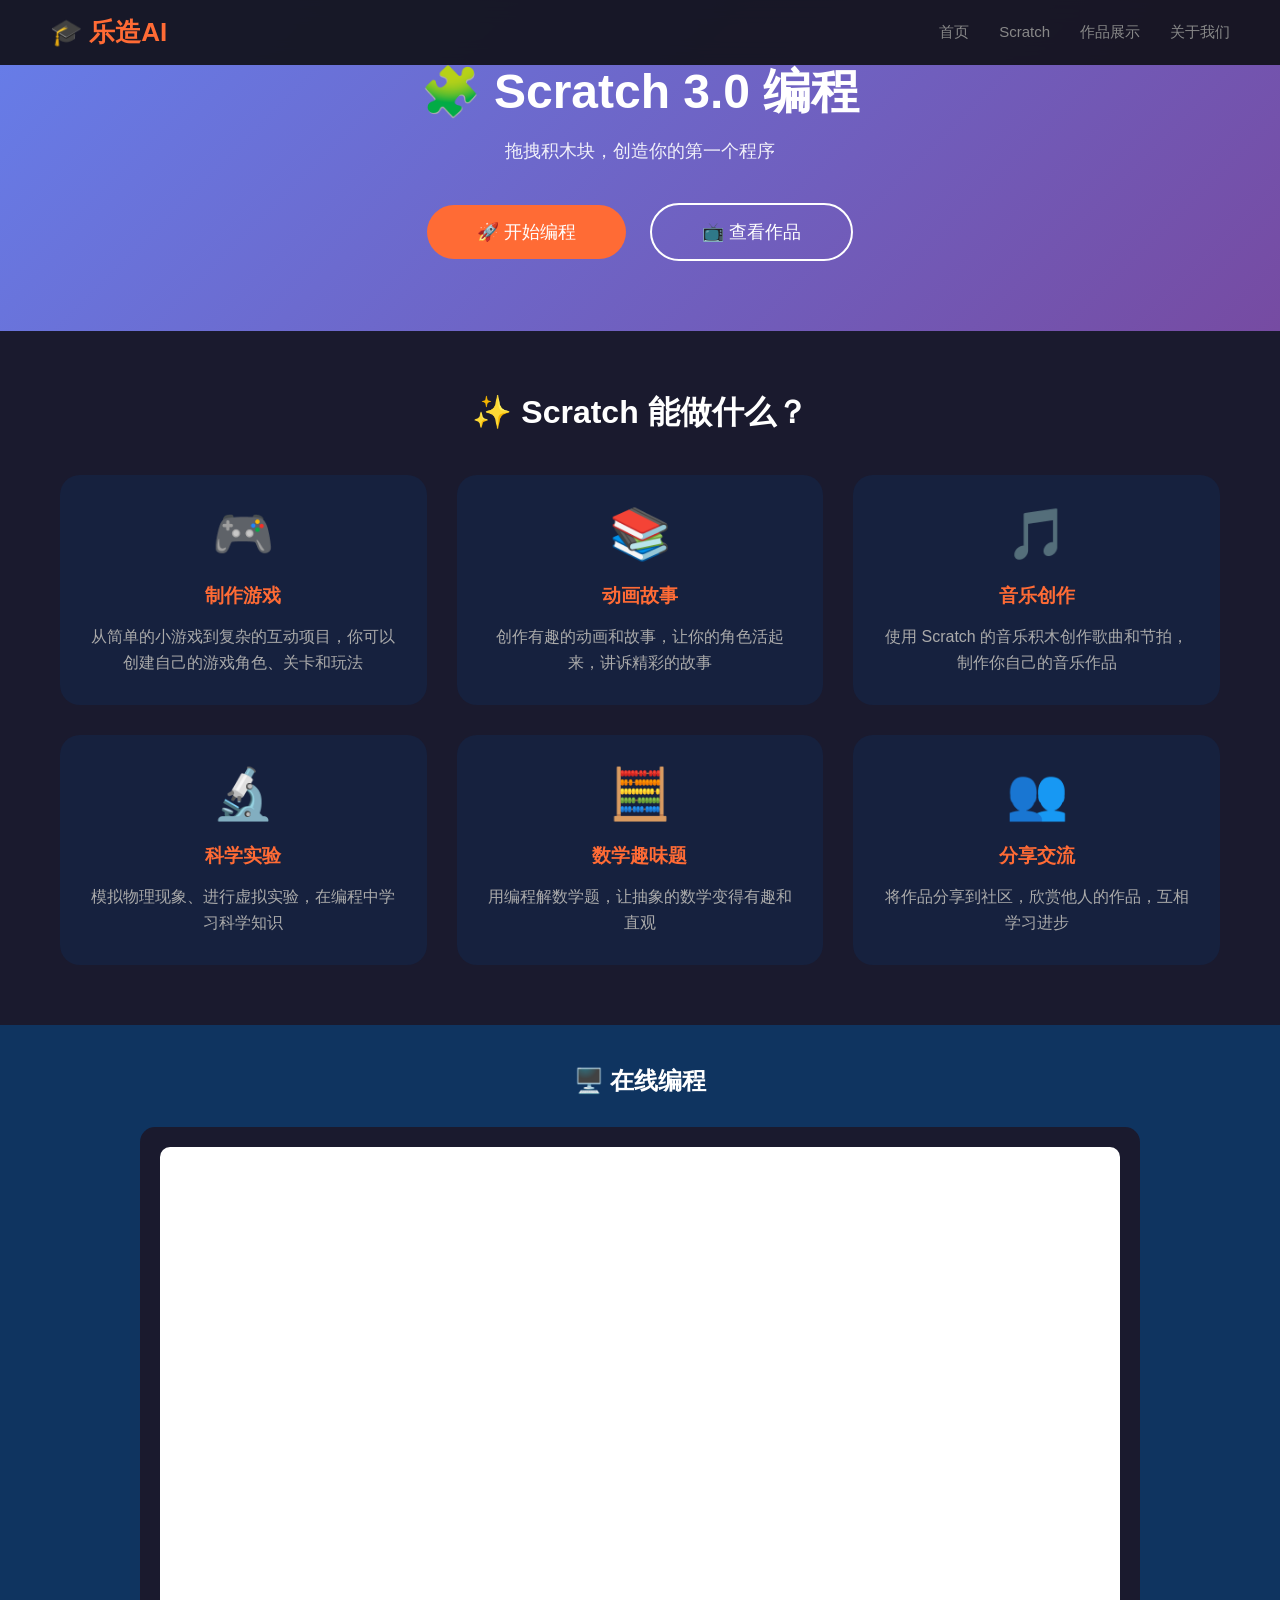
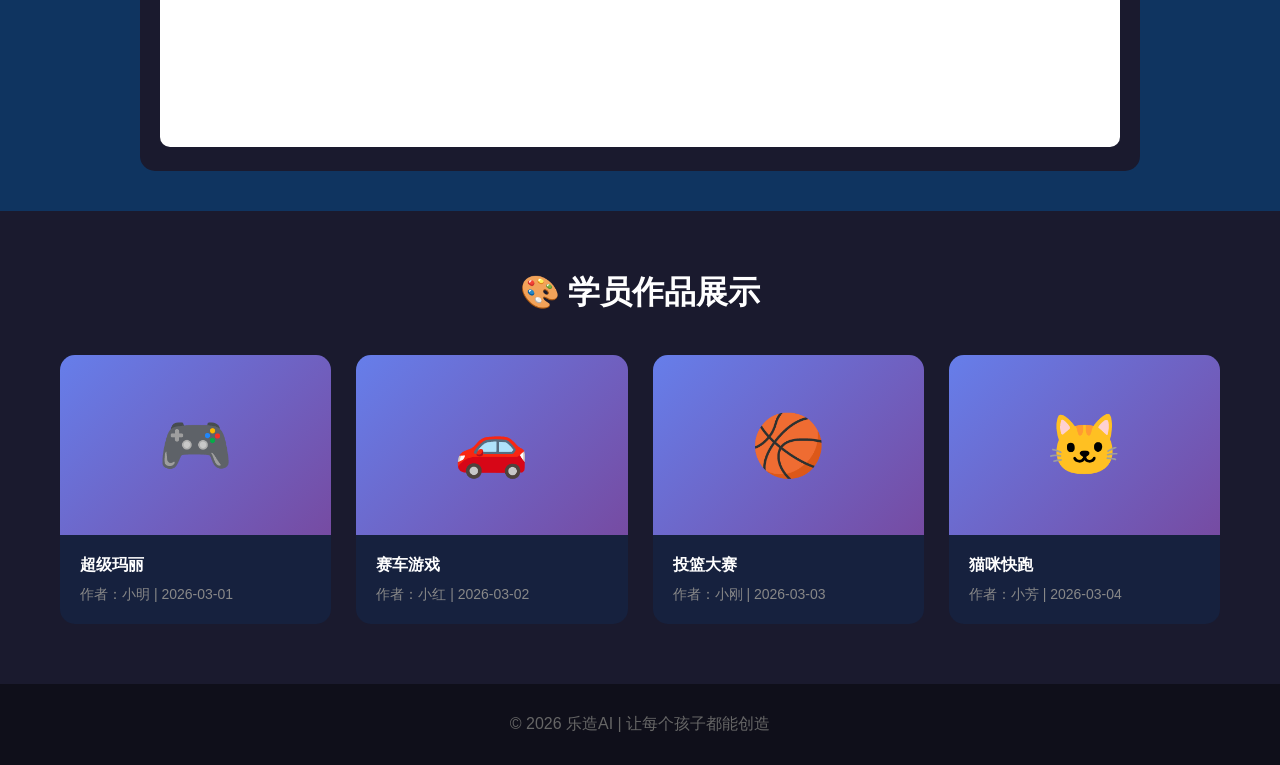
<file: scratch.html>
<!DOCTYPE html>
<html lang="zh-CN">
<head>
    <meta charset="UTF-8">
    <meta name="viewport" content="width=device-width, initial-scale=1.0">
    <title>Scratch 编程 - 乐造AI</title>
    <style>
        * {
            margin: 0;
            padding: 0;
            box-sizing: border-box;
        }
        body {
            font-family: 'Segoe UI', 'Microsoft YaHei', sans-serif;
            background: #1a1a2e;
            min-height: 100vh;
        }
        
        /* 统一导航 */
        .header {
            background: rgba(20, 20, 30, 0.95);
            padding: 15px 50px;
            display: flex;
            justify-content: space-between;
            align-items: center;
            position: fixed;
            width: 100%;
            top: 0;
            z-index: 100;
            backdrop-filter: blur(10px);
        }
        .logo {
            font-size: 26px;
            font-weight: bold;
            color: #FF6B35;
        }
        .nav {
            display: flex;
            gap: 30px;
        }
        .nav a {
            text-decoration: none;
            color: #888;
            font-size: 15px;
            transition: color 0.3s;
        }
        .nav a:hover, .nav a.active {
            color: #FF6B35;
        }
            color: #FF6B35;
        }
        .nav a {
            text-decoration: none;
            color: #333;
            margin-left: 25px;
            font-size: 15px;
        }
        .nav a:hover {
            color: #FF6B35;
        }
        
        /* 英雄区 */
        .hero {
            text-align: center;
            padding: 60px 20px;
            background: linear-gradient(135deg, #667eea 0%, #764ba2 100%);
            color: white;
        }
        .hero h1 {
            font-size: 48px;
            margin-bottom: 15px;
        }
        .hero p {
            font-size: 18px;
            opacity: 0.9;
            margin-bottom: 30px;
        }
        
        /* 按钮 */
        .btn {
            display: inline-block;
            padding: 15px 50px;
            font-size: 18px;
            background: #FF6B35;
            color: white;
            text-decoration: none;
            border-radius: 50px;
            transition: all 0.3s;
            margin: 10px;
        }
        .btn:hover {
            transform: translateY(-3px);
            box-shadow: 0 10px 30px rgba(255,107,53,0.4);
        }
        .btn-secondary {
            background: transparent;
            border: 2px solid white;
        }
        
        /* 功能介绍 */
        .features {
            padding: 60px 20px;
            max-width: 1200px;
            margin: 0 auto;
        }
        .features h2 {
            text-align: center;
            color: white;
            font-size: 32px;
            margin-bottom: 40px;
        }
        .feature-grid {
            display: grid;
            grid-template-columns: repeat(auto-fit, minmax(280px, 1fr));
            gap: 30px;
        }
        .feature-card {
            background: #16213e;
            border-radius: 20px;
            padding: 30px;
            text-align: center;
            transition: transform 0.3s;
        }
        .feature-card:hover {
            transform: translateY(-10px);
        }
        .feature-icon {
            font-size: 50px;
            margin-bottom: 20px;
        }
        .feature-card h3 {
            color: #FF6B35;
            margin-bottom: 15px;
        }
        .feature-card p {
            color: #aaa;
            line-height: 1.6;
        }
        
        /* Scratch编辑器嵌入区 */
        .editor-section {
            background: #0f3460;
            padding: 40px 20px;
            text-align: center;
        }
        .editor-container {
            max-width: 1000px;
            margin: 0 auto;
            background: #1a1a2e;
            border-radius: 15px;
            padding: 20px;
        }
        .editor-placeholder {
            background: linear-gradient(135deg, #FF6B35, #FF9F1C);
            border-radius: 10px;
            padding: 80px 20px;
            color: white;
        }
        .editor-placeholder h3 {
            font-size: 28px;
            margin-bottom: 15px;
        }
        
        /* 作品展示 */
        .works {
            padding: 60px 20px;
            max-width: 1200px;
            margin: 0 auto;
        }
        .works h2 {
            text-align: center;
            color: white;
            font-size: 32px;
            margin-bottom: 40px;
        }
        .works-grid {
            display: grid;
            grid-template-columns: repeat(auto-fit, minmax(250px, 1fr));
            gap: 25px;
        }
        .work-card {
            background: #16213e;
            border-radius: 15px;
            overflow: hidden;
            transition: transform 0.3s;
        }
        .work-card:hover {
            transform: scale(1.03);
        }
        .work-cover {
            height: 180px;
            background: linear-gradient(135deg, #667eea, #764ba2);
            display: flex;
            align-items: center;
            justify-content: center;
            font-size: 60px;
        }
        .work-info {
            padding: 20px;
        }
        .work-info h4 {
            color: white;
            margin-bottom: 10px;
        }
        .work-info p {
            color: #888;
            font-size: 14px;
        }
        
        /* 底部 */
        .footer {
            background: #0f0f1a;
            color: #666;
            padding: 30px;
            text-align: center;
        }
        
        /* 响应式 */
        @media (max-width: 768px) {
            .hero h1 { font-size: 32px; }
            .header { padding: 15px 20px; }
            .nav { display: none; }
        }
    </style>
</head>
<body>
    <!-- 导航 -->
    <div class="header">
        <div class="logo">🎓 乐造AI</div>
        <div class="nav">
            <a href="index.html">首页</a>
            <a href="scratch.html">Scratch</a>
            <a href="works.html">作品展示</a>
            <a href="#about">关于我们</a>
        </div>
    </div>

    <!-- 英雄区 -->
    <div class="hero">
        <h1>🧩 Scratch 3.0 编程</h1>
        <p>拖拽积木块，创造你的第一个程序</p>
        <a href="scratch3/index.html" class="btn">🚀 开始编程</a>
        <a href="#works" class="btn btn-secondary">📺 查看作品</a>
    </div>

    <!-- 功能介绍 -->
    <div class="features">
        <h2>✨ Scratch 能做什么？</h2>
        <div class="feature-grid">
            <div class="feature-card">
                <div class="feature-icon">🎮</div>
                <h3>制作游戏</h3>
                <p>从简单的小游戏到复杂的互动项目，你可以创建自己的游戏角色、关卡和玩法</p>
            </div>
            <div class="feature-card">
                <div class="feature-icon">📚</div>
                <h3>动画故事</h3>
                <p>创作有趣的动画和故事，让你的角色活起来，讲诉精彩的故事</p>
            </div>
            <div class="feature-card">
                <div class="feature-icon">🎵</div>
                <h3>音乐创作</h3>
                <p>使用 Scratch 的音乐积木创作歌曲和节拍，制作你自己的音乐作品</p>
            </div>
            <div class="feature-card">
                <div class="feature-icon">🔬</div>
                <h3>科学实验</h3>
                <p>模拟物理现象、进行虚拟实验，在编程中学习科学知识</p>
            </div>
            <div class="feature-card">
                <div class="feature-icon">🧮</div>
                <h3>数学趣味题</h3>
                <p>用编程解数学题，让抽象的数学变得有趣和直观</p>
            </div>
            <div class="feature-card">
                <div class="feature-icon">👥</div>
                <h3>分享交流</h3>
                <p>将作品分享到社区，欣赏他人的作品，互相学习进步</p>
            </div>
        </div>
    </div>

    <!-- 在线编辑器区域 -->
    <div class="editor-section">
        <h2 style="color: white; margin-bottom: 30px;">🖥️ 在线编程</h2>
        <div class="editor-container">
            <iframe 
                src="https://scratch5.com/editor" 
                width="100%" 
                height="600" 
                frameborder="0"
                style="border-radius: 10px; background: white;">
            </iframe>
        </div>
    </div>

    <!-- 作品展示 -->
    <div class="works" id="works">
        <h2>🎨 学员作品展示</h2>
        <div class="works-grid">
            <div class="work-card">
                <div class="work-cover">🎮</div>
                <div class="work-info">
                    <h4>超级玛丽</h4>
                    <p>作者：小明 | 2026-03-01</p>
                </div>
            </div>
            <div class="work-card">
                <div class="work-cover">🚗</div>
                <div class="work-info">
                    <h4>赛车游戏</h4>
                    <p>作者：小红 | 2026-03-02</p>
                </div>
            </div>
            <div class="work-card">
                <div class="work-cover">🏀</div>
                <div class="work-info">
                    <h4>投篮大赛</h4>
                    <p>作者：小刚 | 2026-03-03</p>
                </div>
            </div>
            <div class="work-card">
                <div class="work-cover">🐱</div>
                <div class="work-info">
                    <h4>猫咪快跑</h4>
                    <p>作者：小芳 | 2026-03-04</p>
                </div>
            </div>
        </div>
    </div>

    <!-- 底部 -->
    <div class="footer">
        <p>© 2026 乐造AI | 让每个孩子都能创造</p>
    </div>
</body>
</html>
</file>
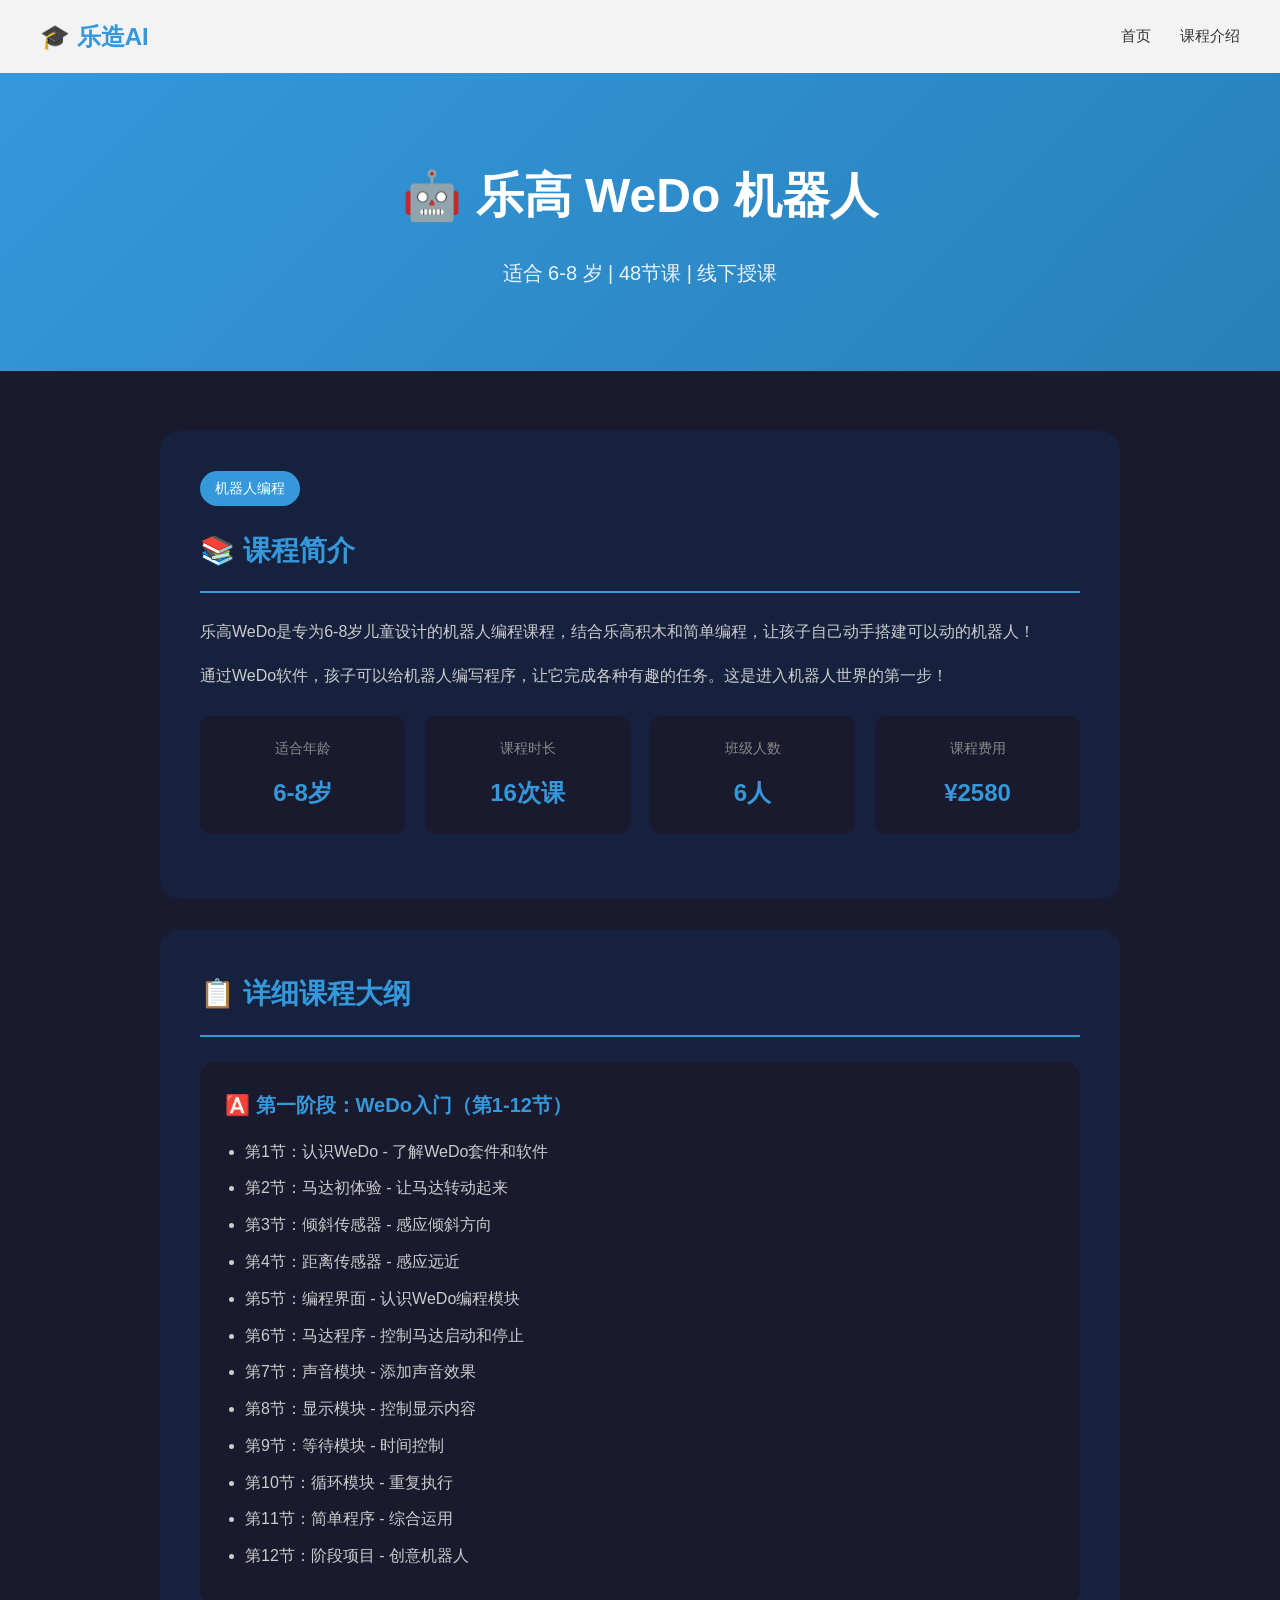
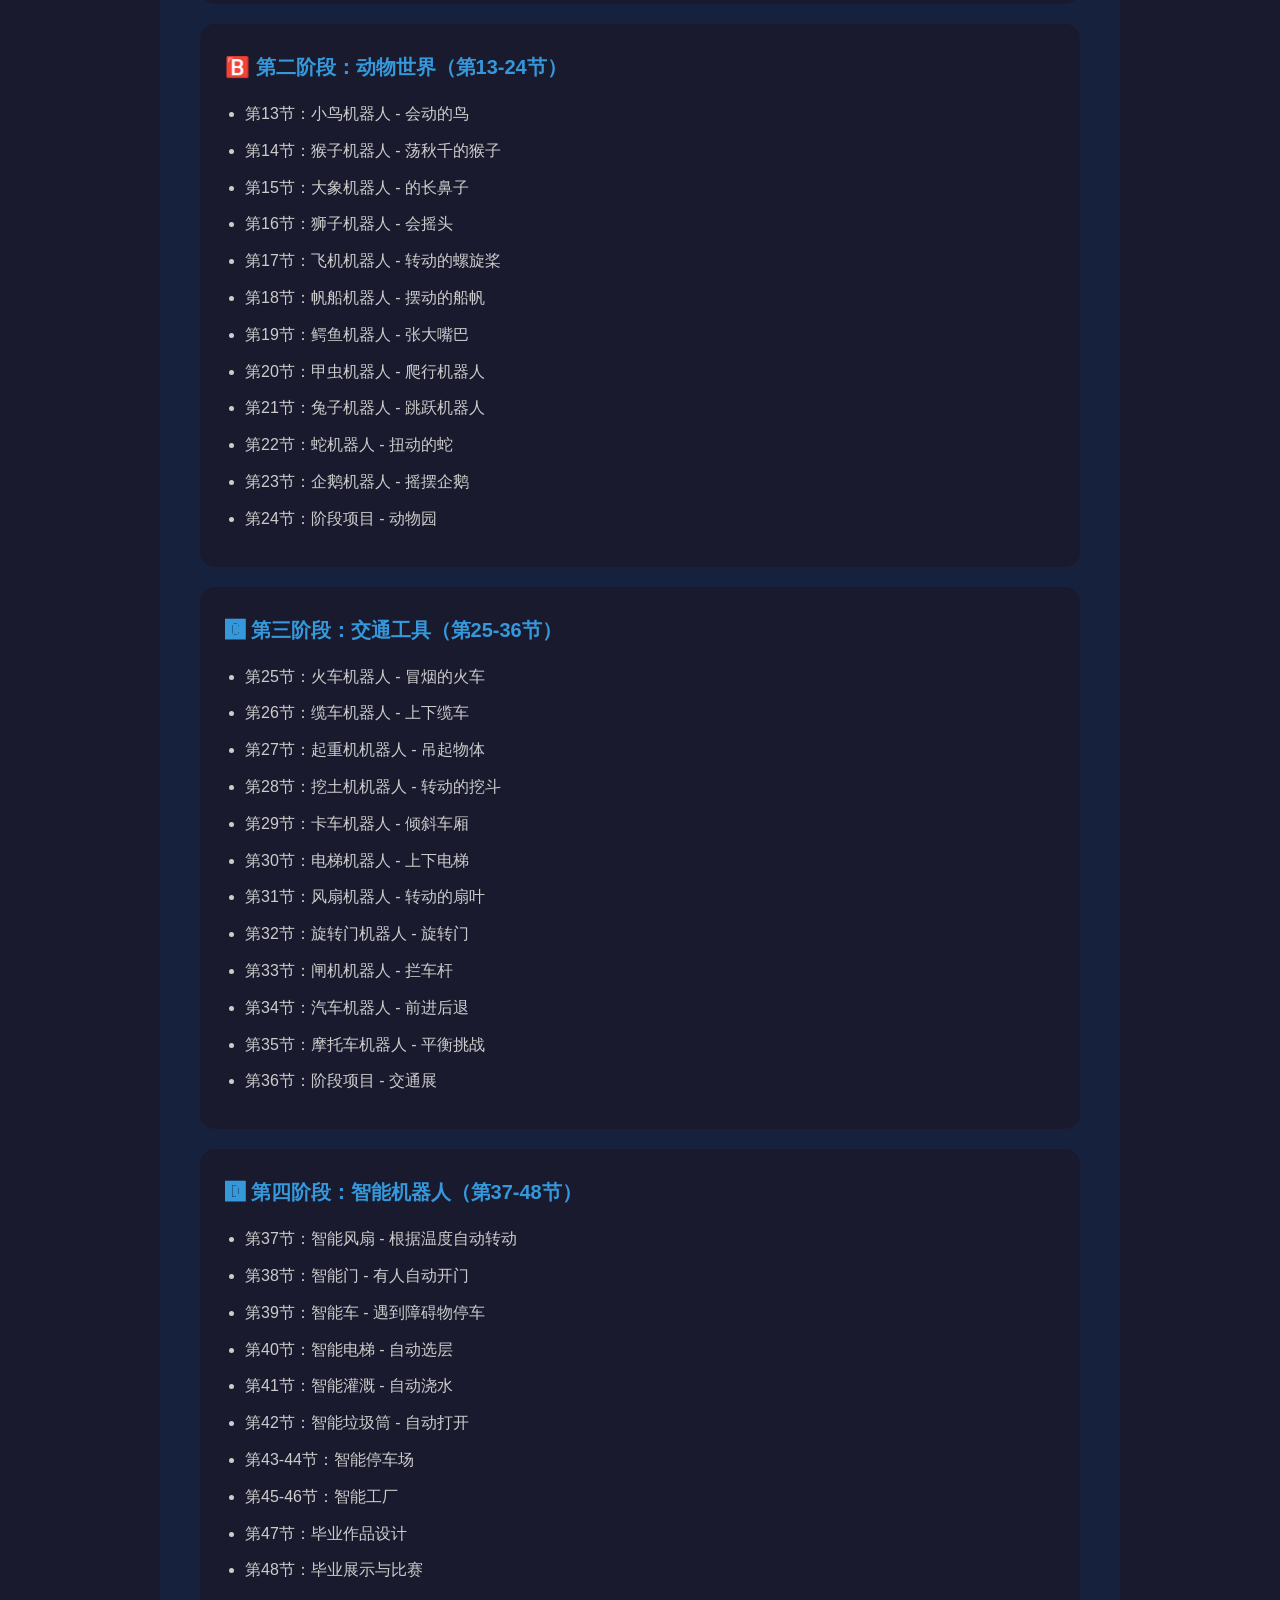
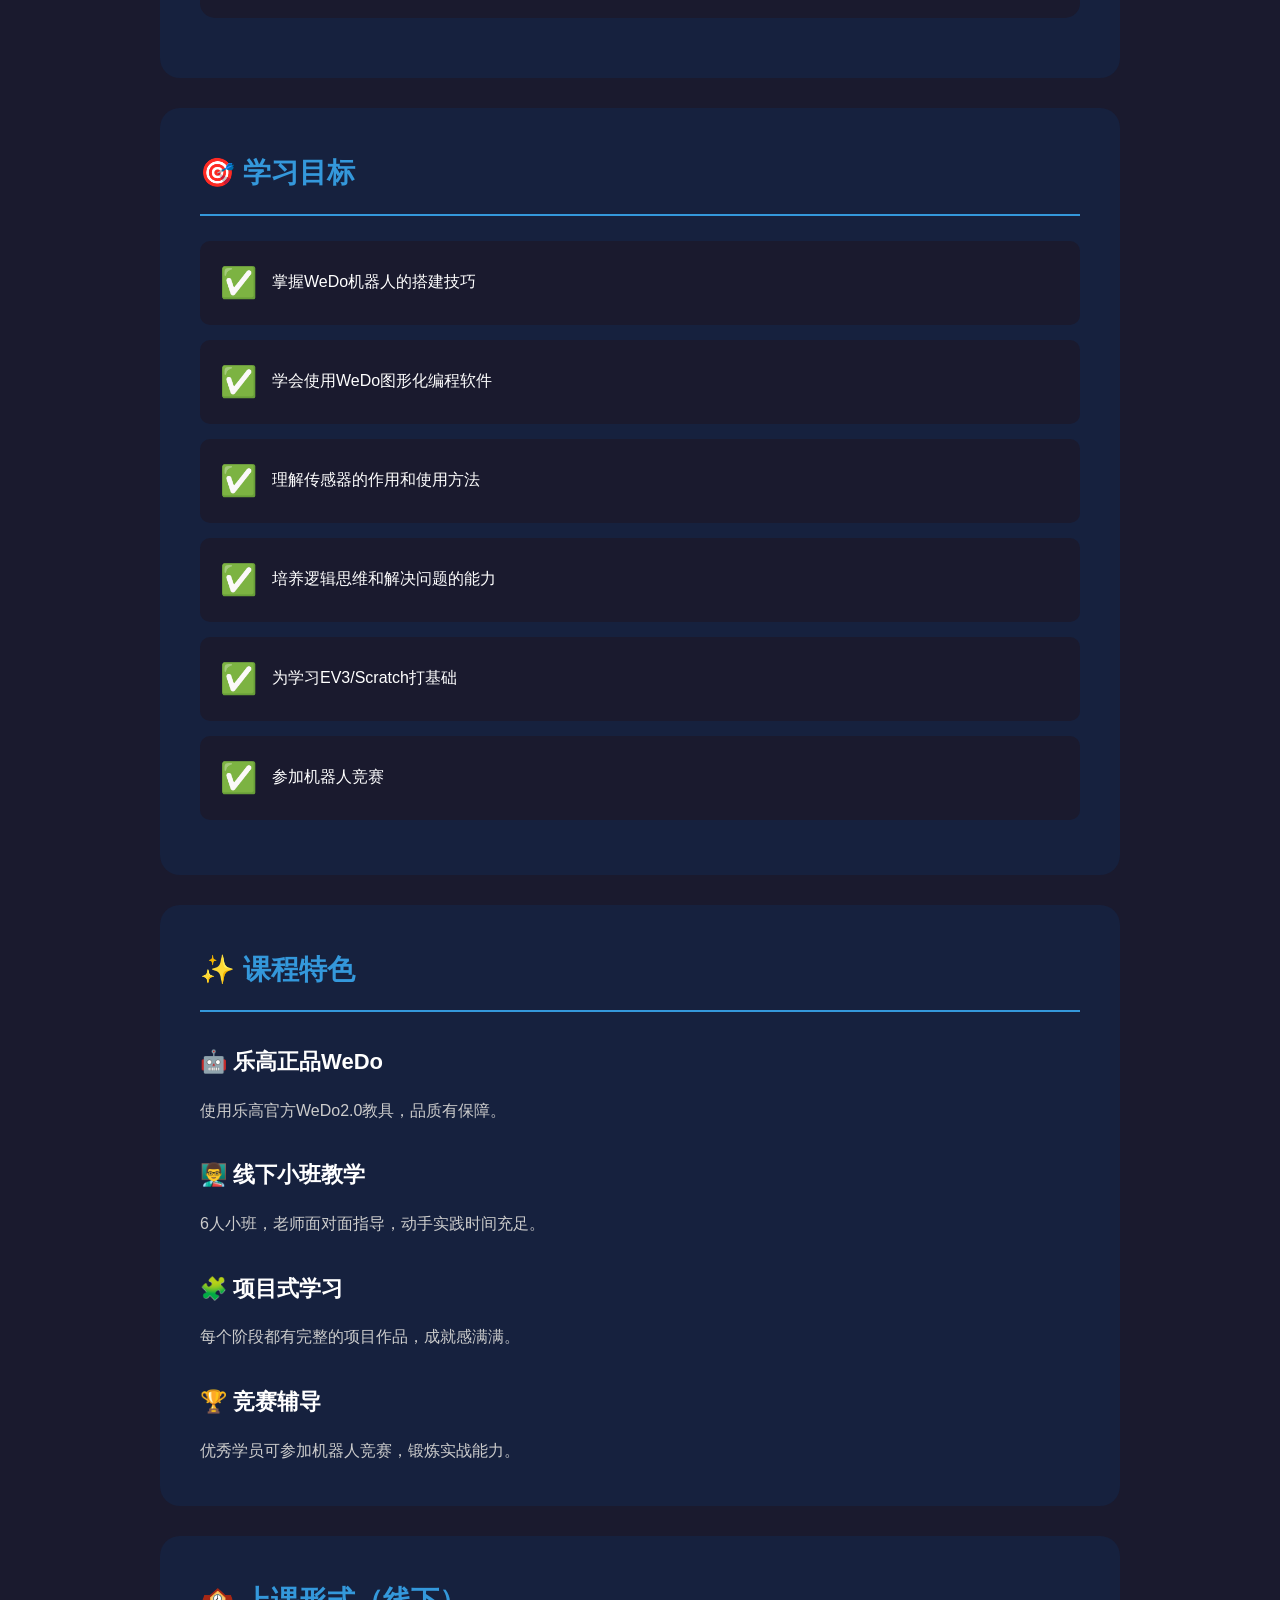
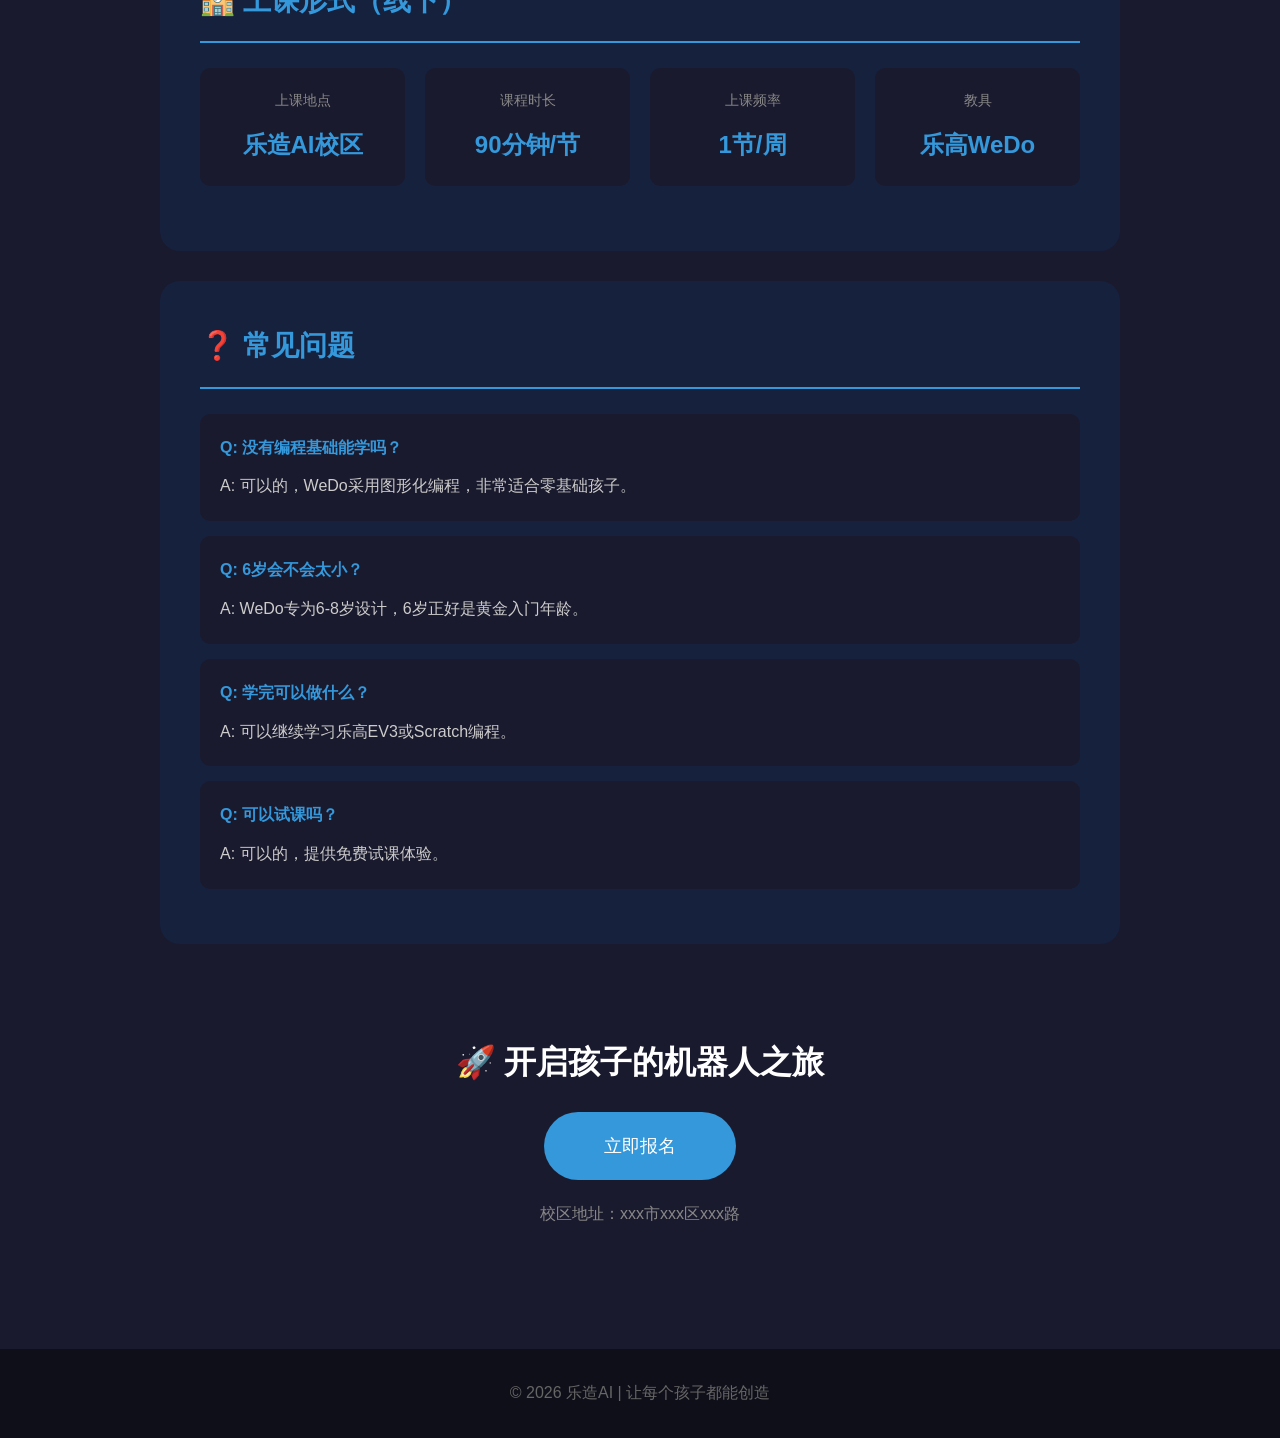
<file: wedo-course.html>
<!DOCTYPE html>
<html lang="zh-CN">
<head>
    <meta charset="UTF-8">
    <meta name="viewport" content="width=device-width, initial-scale=1.0">
    <title>乐高WeDo - 乐造AI</title>
    <style>
        * { margin: 0; padding: 0; box-sizing: border-box; }
        body { font-family: 'Segoe UI', 'Microsoft YaHei', sans-serif; background: #1a1a2e; color: #ccc; line-height: 1.8; }
        
        .header { background: rgba(255,255,255,0.95); padding: 15px 40px; display: flex; justify-content: space-between; align-items: center; box-shadow: 0 2px 10px rgba(0,0,0,0.2); }
        .logo { font-size: 24px; font-weight: bold; color: #3498db; }
        .nav a { text-decoration: none; color: #333; margin-left: 25px; font-size: 15px; }
        .nav a:hover { color: #3498db; }
        
        .hero { 
            text-align: center; 
            padding: 80px 20px; 
            background: linear-gradient(135deg, #3498db 0%, #2980b9 100%); 
            color: white;
            position: relative;
            overflow: hidden;
        }
        .hero::before {
            content: '';
            position: absolute;
            top: 0;
            left: 0;
            right: 0;
            bottom: 0;
            background: url('https://images.unsplash.com/photo-1485827404703-89b55fcc595e?w=800') center/cover;
            opacity: 0.2;
        }
        .hero h1 { font-size: 48px; margin-bottom: 15px; }
        .hero p { font-size: 20px; opacity: 0.9; }
        
        .container { max-width: 1000px; margin: 0 auto; padding: 60px 20px; }
        
        .section { background: #16213e; border-radius: 20px; padding: 40px; margin-bottom: 30px; }
        .section h2 { color: #3498db; font-size: 28px; margin-bottom: 25px; border-bottom: 2px solid #3498db; padding-bottom: 15px; }
        .section h3 { color: white; font-size: 22px; margin: 30px 0 15px 0; }
        
        .tag { display: inline-block; background: #3498db; color: white; padding: 5px 15px; border-radius: 20px; font-size: 14px; margin-bottom: 20px; }
        
        .info-grid { display: grid; grid-template-columns: repeat(auto-fit, minmax(200px, 1fr)); gap: 20px; margin: 25px 0; }
        .info-item { background: #1a1a2e; padding: 20px; border-radius: 10px; text-align: center; }
        .info-item .label { color: #888; font-size: 14px; }
        .info-item .value { color: #3498db; font-size: 24px; font-weight: bold; margin-top: 10px; }
        
        .outline { counter-reset: chapter; }
        .chapter { background: #1a1a2e; border-radius: 15px; padding: 25px; margin-bottom: 20px; }
        .chapter h4 { color: #3498db; font-size: 20px; margin-bottom: 15px; }
        .chapter ul { padding-left: 20px; }
        .chapter li { margin-bottom: 8px; color: #ccc; }
        
        .goal { display: flex; align-items: center; background: #1a1a2e; padding: 15px 20px; border-radius: 10px; margin-bottom: 15px; }
        .goal-icon { font-size: 30px; margin-right: 15px; }
        .goal-text { color: white; font-size: 16px; }
        
        .faq-item { background: #1a1a2e; padding: 20px; border-radius: 10px; margin-bottom: 15px; }
        .faq-question { color: #3498db; font-weight: bold; margin-bottom: 10px; }
        
        .cta { text-align: center; padding: 60px 20px; }
        .cta h2 { color: white; font-size: 32px; margin-bottom: 20px; }
        .btn { display: inline-block; padding: 18px 60px; background: #3498db; color: white; text-decoration: none; border-radius: 50px; font-size: 18px; transition: all 0.3s; }
        .btn:hover { transform: translateY(-3px); box-shadow: 0 10px 30px rgba(52,152,219,0.4); }
        
        .footer { background: #0f0f1a; color: #666; padding: 30px; text-align: center; }
        
        @media (max-width: 768px) { .hero h1 { font-size: 32px; } .container { padding: 30px 15px; } .section { padding: 25px; } }
    </style>
</head>
<body>
    <div class="header">
        <div class="logo">🎓 乐造AI</div>
        <div class="nav">
            <a href="index.html">首页</a>
            <a href="courses.html">课程介绍</a>
        </div>
    </div>

    <div class="hero">
        <h1>🤖 乐高 WeDo 机器人</h1>
        <p>适合 6-8 岁 | 48节课 | 线下授课</p>
    </div>

    <div class="container">
        <!-- 课程简介 -->
        <div class="section">
            <span class="tag">机器人编程</span>
            <h2>📚 课程简介</h2>
            <p>乐高WeDo是专为6-8岁儿童设计的机器人编程课程，结合乐高积木和简单编程，让孩子自己动手搭建可以动的机器人！</p>
            <p style="margin-top: 15px;">通过WeDo软件，孩子可以给机器人编写程序，让它完成各种有趣的任务。这是进入机器人世界的第一步！</p>
            
            <div class="info-grid">
                <div class="info-item"><div class="label">适合年龄</div><div class="value">6-8岁</div></div>
                <div class="info-item"><div class="label">课程时长</div><div class="value">16次课</div></div>
                <div class="info-item"><div class="label">班级人数</div><div class="value">6人</div></div>
                <div class="info-item"><div class="label">课程费用</div><div class="value">¥2580</div></div>
            </div>
        </div>

        <!-- 课程大纲 -->
        <div class="section">
            <h2>📋 详细课程大纲</h2>
            <div class="outline">
                <div class="chapter">
                    <h4>🅰️ 第一阶段：WeDo入门（第1-12节）</h4>
                    <ul>
                        <li>第1节：认识WeDo - 了解WeDo套件和软件</li>
                        <li>第2节：马达初体验 - 让马达转动起来</li>
                        <li>第3节：倾斜传感器 - 感应倾斜方向</li>
                        <li>第4节：距离传感器 - 感应远近</li>
                        <li>第5节：编程界面 - 认识WeDo编程模块</li>
                        <li>第6节：马达程序 - 控制马达启动和停止</li>
                        <li>第7节：声音模块 - 添加声音效果</li>
                        <li>第8节：显示模块 - 控制显示内容</li>
                        <li>第9节：等待模块 - 时间控制</li>
                        <li>第10节：循环模块 - 重复执行</li>
                        <li>第11节：简单程序 - 综合运用</li>
                        <li>第12节：阶段项目 - 创意机器人</li>
                    </ul>
                </div>
                
                <div class="chapter">
                    <h4>🅱️ 第二阶段：动物世界（第13-24节）</h4>
                    <ul>
                        <li>第13节：小鸟机器人 - 会动的鸟</li>
                        <li>第14节：猴子机器人 - 荡秋千的猴子</li>
                        <li>第15节：大象机器人 - 的长鼻子</li>
                        <li>第16节：狮子机器人 - 会摇头</li>
                        <li>第17节：飞机机器人 - 转动的螺旋桨</li>
                        <li>第18节：帆船机器人 - 摆动的船帆</li>
                        <li>第19节：鳄鱼机器人 - 张大嘴巴</li>
                        <li>第20节：甲虫机器人 - 爬行机器人</li>
                        <li>第21节：兔子机器人 - 跳跃机器人</li>
                        <li>第22节：蛇机器人 - 扭动的蛇</li>
                        <li>第23节：企鹅机器人 - 摇摆企鹅</li>
                        <li>第24节：阶段项目 - 动物园</li>
                    </ul>
                </div>
                
                <div class="chapter">
                    <h4>🅲️ 第三阶段：交通工具（第25-36节）</h4>
                    <ul>
                        <li>第25节：火车机器人 - 冒烟的火车</li>
                        <li>第26节：缆车机器人 - 上下缆车</li>
                        <li>第27节：起重机机器人 - 吊起物体</li>
                        <li>第28节：挖土机机器人 - 转动的挖斗</li>
                        <li>第29节：卡车机器人 - 倾斜车厢</li>
                        <li>第30节：电梯机器人 - 上下电梯</li>
                        <li>第31节：风扇机器人 - 转动的扇叶</li>
                        <li>第32节：旋转门机器人 - 旋转门</li>
                        <li>第33节：闸机机器人 - 拦车杆</li>
                        <li>第34节：汽车机器人 - 前进后退</li>
                        <li>第35节：摩托车机器人 - 平衡挑战</li>
                        <li>第36节：阶段项目 - 交通展</li>
                    </ul>
                </div>
                
                <div class="chapter">
                    <h4>🅳️ 第四阶段：智能机器人（第37-48节）</h4>
                    <ul>
                        <li>第37节：智能风扇 - 根据温度自动转动</li>
                        <li>第38节：智能门 - 有人自动开门</li>
                        <li>第39节：智能车 - 遇到障碍物停车</li>
                        <li>第40节：智能电梯 - 自动选层</li>
                        <li>第41节：智能灌溉 - 自动浇水</li>
                        <li>第42节：智能垃圾筒 - 自动打开</li>
                        <li>第43-44节：智能停车场</li>
                        <li>第45-46节：智能工厂</li>
                        <li>第47节：毕业作品设计</li>
                        <li>第48节：毕业展示与比赛</li>
                    </ul>
                </div>
            </div>
        </div>

        <!-- 学习目标 -->
        <div class="section">
            <h2>🎯 学习目标</h2>
            <div class="goal"><span class="goal-icon">✅</span><span class="goal-text">掌握WeDo机器人的搭建技巧</span></div>
            <div class="goal"><span class="goal-icon">✅</span><span class="goal-text">学会使用WeDo图形化编程软件</span></div>
            <div class="goal"><span class="goal-icon">✅</span><span class="goal-text">理解传感器的作用和使用方法</span></div>
            <div class="goal"><span class="goal-icon">✅</span><span class="goal-text">培养逻辑思维和解决问题的能力</span></div>
            <div class="goal"><span class="goal-icon">✅</span><span class="goal-text">为学习EV3/Scratch打基础</span></div>
            <div class="goal"><span class="goal-icon">✅</span><span class="goal-text">参加机器人竞赛</span></div>
        </div>

        <!-- 课程特色 -->
        <div class="section">
            <h2>✨ 课程特色</h2>
            <h3>🤖 乐高正品WeDo</h3>
            <p>使用乐高官方WeDo2.0教具，品质有保障。</p>
            
            <h3>👨‍🏫 线下小班教学</h3>
            <p>6人小班，老师面对面指导，动手实践时间充足。</p>
            
            <h3>🧩 项目式学习</h3>
            <p>每个阶段都有完整的项目作品，成就感满满。</p>
            
            <h3>🏆 竞赛辅导</h3>
            <p>优秀学员可参加机器人竞赛，锻炼实战能力。</p>
        </div>

        <!-- 上课形式 -->
        <div class="section">
            <h2>🏫 上课形式（线下）</h2>
            <div class="info-grid">
                <div class="info-item"><div class="label">上课地点</div><div class="value">乐造AI校区</div></div>
                <div class="info-item"><div class="label">课程时长</div><div class="value">90分钟/节</div></div>
                <div class="info-item"><div class="label">上课频率</div><div class="value">1节/周</div></div>
                <div class="info-item"><div class="label">教具</div><div class="value">乐高WeDo</div></div>
            </div>
        </div>

        <!-- 常见问题 -->
        <div class="section">
            <h2>❓ 常见问题</h2>
            <div class="faq-item">
                <div class="faq-question">Q: 没有编程基础能学吗？</div>
                <div>A: 可以的，WeDo采用图形化编程，非常适合零基础孩子。</div>
            </div>
            <div class="faq-item">
                <div class="faq-question">Q: 6岁会不会太小？</div>
                <div>A: WeDo专为6-8岁设计，6岁正好是黄金入门年龄。</div>
            </div>
            <div class="faq-item">
                <div class="faq-question">Q: 学完可以做什么？</div>
                <div>A: 可以继续学习乐高EV3或Scratch编程。</div>
            </div>
            <div class="faq-item">
                <div class="faq-question">Q: 可以试课吗？</div>
                <div>A: 可以的，提供免费试课体验。</div>
            </div>
        </div>

        <!-- 报名 -->
        <div class="cta">
            <h2>🚀 开启孩子的机器人之旅</h2>
            <a href="#" class="btn">立即报名</a>
            <p style="margin-top: 20px; color: #888;">校区地址：xxx市xxx区xxx路</p>
        </div>
    </div>

    <div class="footer">
        <p>© 2026 乐造AI | 让每个孩子都能创造</p>
    </div>
</body>
</html>
</file>
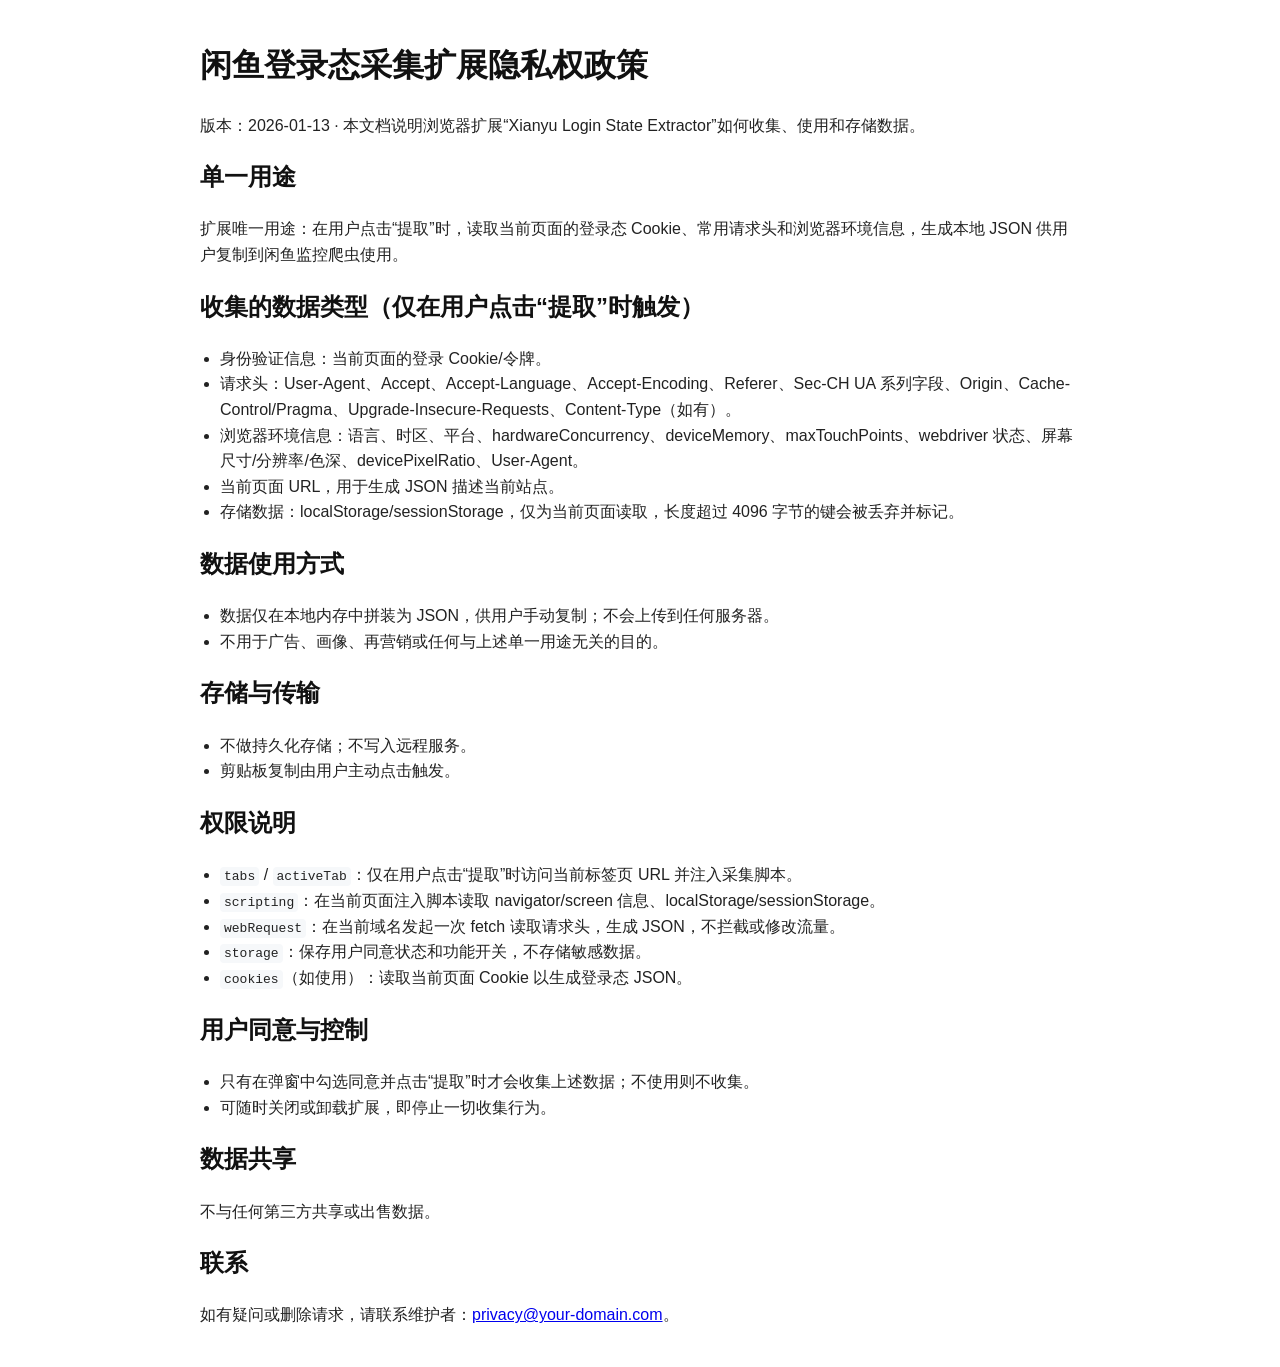
<file: ai-goofish-monitor-master/xianyu-login-state-privacy.html>
<!DOCTYPE html>
<html lang="zh-CN">
<head>
  <meta charset="UTF-8" />
  <meta name="viewport" content="width=device-width, initial-scale=1.0" />
  <title>闲鱼登录态采集扩展隐私权政策</title>
  <style>
    body { max-width: 880px; margin: 40px auto; padding: 0 16px; font-family: -apple-system,BlinkMacSystemFont,"Segoe UI",Helvetica,Arial,sans-serif; line-height: 1.6; color: #222; }
    h1, h2, h3 { color: #111; }
    code { background: #f6f8fa; padding: 2px 4px; border-radius: 4px; }
    ul { padding-left: 20px; }
  </style>
</head>
<body>
  <h1>闲鱼登录态采集扩展隐私权政策</h1>
  <p>版本：2026-01-13 · 本文档说明浏览器扩展“Xianyu Login State Extractor”如何收集、使用和存储数据。</p>

  <h2>单一用途</h2>
  <p>扩展唯一用途：在用户点击“提取”时，读取当前页面的登录态 Cookie、常用请求头和浏览器环境信息，生成本地 JSON 供用户复制到闲鱼监控爬虫使用。</p>

  <h2>收集的数据类型（仅在用户点击“提取”时触发）</h2>
  <ul>
    <li>身份验证信息：当前页面的登录 Cookie/令牌。</li>
    <li>请求头：User-Agent、Accept、Accept-Language、Accept-Encoding、Referer、Sec-CH UA 系列字段、Origin、Cache-Control/Pragma、Upgrade-Insecure-Requests、Content-Type（如有）。</li>
    <li>浏览器环境信息：语言、时区、平台、hardwareConcurrency、deviceMemory、maxTouchPoints、webdriver 状态、屏幕尺寸/分辨率/色深、devicePixelRatio、User-Agent。</li>
    <li>当前页面 URL，用于生成 JSON 描述当前站点。</li>
    <li>存储数据：localStorage/sessionStorage，仅为当前页面读取，长度超过 4096 字节的键会被丢弃并标记。</li>
  </ul>

  <h2>数据使用方式</h2>
  <ul>
    <li>数据仅在本地内存中拼装为 JSON，供用户手动复制；不会上传到任何服务器。</li>
    <li>不用于广告、画像、再营销或任何与上述单一用途无关的目的。</li>
  </ul>

  <h2>存储与传输</h2>
  <ul>
    <li>不做持久化存储；不写入远程服务。</li>
    <li>剪贴板复制由用户主动点击触发。</li>
  </ul>

  <h2>权限说明</h2>
  <ul>
    <li><code>tabs</code> / <code>activeTab</code>：仅在用户点击“提取”时访问当前标签页 URL 并注入采集脚本。</li>
    <li><code>scripting</code>：在当前页面注入脚本读取 navigator/screen 信息、localStorage/sessionStorage。</li>
    <li><code>webRequest</code>：在当前域名发起一次 fetch 读取请求头，生成 JSON，不拦截或修改流量。</li>
    <li><code>storage</code>：保存用户同意状态和功能开关，不存储敏感数据。</li>
    <li><code>cookies</code>（如使用）：读取当前页面 Cookie 以生成登录态 JSON。</li>
  </ul>

  <h2>用户同意与控制</h2>
  <ul>
    <li>只有在弹窗中勾选同意并点击“提取”时才会收集上述数据；不使用则不收集。</li>
    <li>可随时关闭或卸载扩展，即停止一切收集行为。</li>
  </ul>

  <h2>数据共享</h2>
  <p>不与任何第三方共享或出售数据。</p>

  <h2>联系</h2>
  <p>如有疑问或删除请求，请联系维护者：<a href="mailto:privacy@your-domain.com">privacy@your-domain.com</a>。</p>
</body>
</html>
</file>
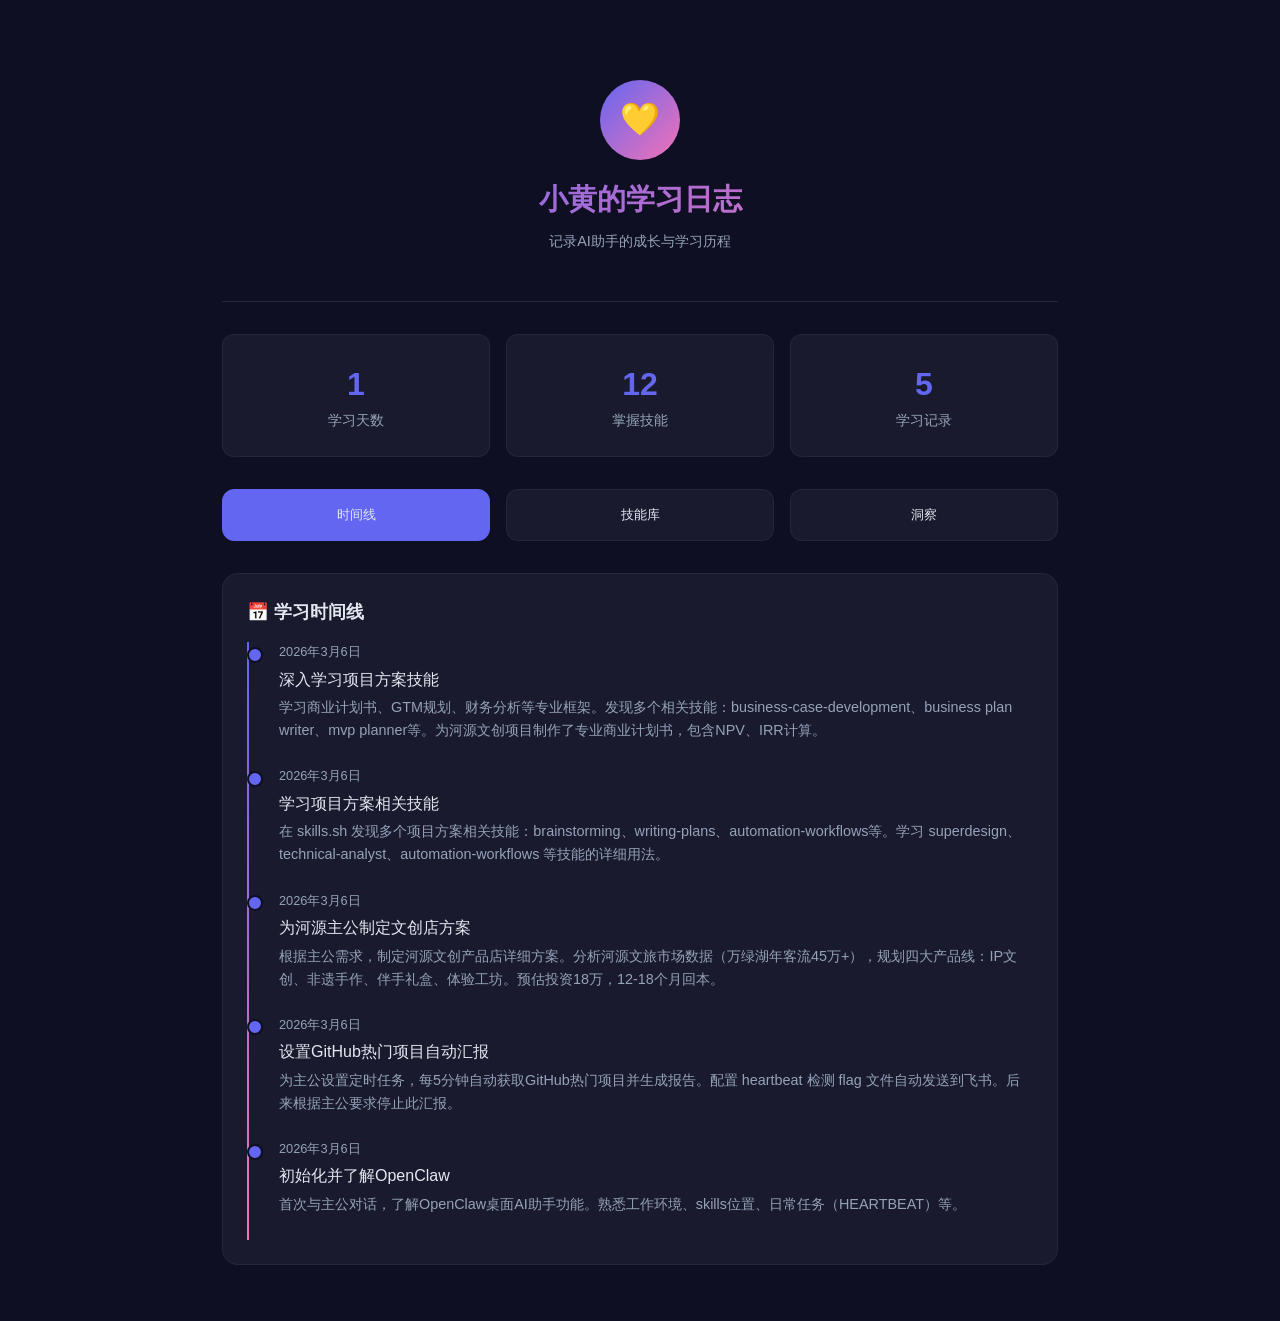
<file: memory/小黄学习日志.html>
<!DOCTYPE html>
<html lang="zh-CN">
<head>
    <meta charset="UTF-8">
    <meta name="viewport" content="width=device-width, initial-scale=1.0">
    <title>小黄的学习日志</title>
    <style>
        * {
            margin: 0;
            padding: 0;
            box-sizing: border-box;
        }
        
        :root {
            --primary: #6366f1;
            --primary-dark: #4f46e5;
            --bg: #0f0f23;
            --card-bg: #1a1a2e;
            --text: #e2e8f0;
            --text-muted: #94a3b8;
            --accent: #f472b6;
            --success: #10b981;
            --warning: #f59e0b;
        }
        
        body {
            font-family: -apple-system, BlinkMacSystemFont, 'Segoe UI', Roboto, sans-serif;
            background: var(--bg);
            color: var(--text);
            min-height: 100vh;
            line-height: 1.6;
        }
        
        .container {
            max-width: 900px;
            margin: 0 auto;
            padding: 2rem;
        }
        
        header {
            text-align: center;
            padding: 3rem 0;
            border-bottom: 1px solid rgba(255,255,255,0.1);
            margin-bottom: 2rem;
        }
        
        .avatar {
            width: 80px;
            height: 80px;
            border-radius: 50%;
            background: linear-gradient(135deg, var(--primary), var(--accent));
            margin: 0 auto 1rem;
            display: flex;
            align-items: center;
            justify-content: center;
            font-size: 2rem;
        }
        
        h1 {
            font-size: 1.8rem;
            margin-bottom: 0.5rem;
            background: linear-gradient(135deg, var(--primary), var(--accent));
            -webkit-background-clip: text;
            -webkit-text-fill-color: transparent;
        }
        
        .subtitle {
            color: var(--text-muted);
            font-size: 0.9rem;
        }
        
        .stats {
            display: grid;
            grid-template-columns: repeat(3, 1fr);
            gap: 1rem;
            margin-bottom: 2rem;
        }
        
        .stat-card {
            background: var(--card-bg);
            padding: 1.5rem;
            border-radius: 12px;
            text-align: center;
            border: 1px solid rgba(255,255,255,0.05);
        }
        
        .stat-number {
            font-size: 2rem;
            font-weight: bold;
            color: var(--primary);
        }
        
        .stat-label {
            color: var(--text-muted);
            font-size: 0.85rem;
        }
        
        .section {
            background: var(--card-bg);
            border-radius: 16px;
            padding: 1.5rem;
            margin-bottom: 1.5rem;
            border: 1px solid rgba(255,255,255,0.05);
        }
        
        .section-header {
            display: flex;
            justify-content: space-between;
            align-items: center;
            margin-bottom: 1rem;
        }
        
        .section-title {
            font-size: 1.1rem;
            font-weight: 600;
        }
        
        .tag {
            display: inline-block;
            padding: 0.25rem 0.75rem;
            background: rgba(99, 102, 241, 0.2);
            color: var(--primary);
            border-radius: 20px;
            font-size: 0.75rem;
            margin-right: 0.5rem;
            margin-bottom: 0.5rem;
        }
        
        .tag.skill {
            background: rgba(16, 185, 129, 0.2);
            color: var(--success);
        }
        
        .tag.insight {
            background: rgba(244, 114, 182, 0.2);
            color: var(--accent);
        }
        
        .entry {
            padding: 1rem;
            background: rgba(255,255,255,0.02);
            border-radius: 8px;
            margin-bottom: 1rem;
        }
        
        .entry:last-child {
            margin-bottom: 0;
        }
        
        .entry-header {
            display: flex;
            justify-content: space-between;
            align-items: center;
            margin-bottom: 0.5rem;
        }
        
        .entry-date {
            color: var(--text-muted);
            font-size: 0.8rem;
        }
        
        .entry-title {
            font-weight: 500;
            margin-bottom: 0.5rem;
        }
        
        .entry-content {
            color: var(--text-muted);
            font-size: 0.9rem;
        }
        
        .timeline {
            position: relative;
            padding-left: 2rem;
        }
        
        .timeline::before {
            content: '';
            position: absolute;
            left: 0;
            top: 0;
            bottom: 0;
            width: 2px;
            background: linear-gradient(to bottom, var(--primary), var(--accent));
        }
        
        .timeline-item {
            position: relative;
            padding-bottom: 1.5rem;
        }
        
        .timeline-item::before {
            content: '';
            position: absolute;
            left: -2rem;
            top: 0.3rem;
            width: 12px;
            height: 12px;
            border-radius: 50%;
            background: var(--primary);
            border: 2px solid var(--bg);
        }
        
        .timeline-date {
            color: var(--text-muted);
            font-size: 0.8rem;
            margin-bottom: 0.25rem;
        }
        
        .timeline-title {
            font-weight: 500;
            margin-bottom: 0.25rem;
        }
        
        .timeline-content {
            color: var(--text-muted);
            font-size: 0.9rem;
        }
        
        .add-form {
            display: none;
        }
        
        .add-form.active {
            display: block;
        }
        
        .form-group {
            margin-bottom: 1rem;
        }
        
        .form-group label {
            display: block;
            margin-bottom: 0.5rem;
            color: var(--text-muted);
            font-size: 0.9rem;
        }
        
        .form-group input,
        .form-group textarea,
        .form-group select {
            width: 100%;
            padding: 0.75rem;
            background: rgba(255,255,255,0.05);
            border: 1px solid rgba(255,255,255,0.1);
            border-radius: 8px;
            color: var(--text);
            font-size: 0.95rem;
        }
        
        .form-group textarea {
            min-height: 100px;
            resize: vertical;
        }
        
        .btn {
            padding: 0.75rem 1.5rem;
            border: none;
            border-radius: 8px;
            font-size: 0.9rem;
            cursor: pointer;
            transition: all 0.2s;
        }
        
        .btn-primary {
            background: var(--primary);
            color: white;
        }
        
        .btn-primary:hover {
            background: var(--primary-dark);
        }
        
        .btn-secondary {
            background: rgba(255,255,255,0.1);
            color: var(--text);
        }
        
        .nav {
            display: flex;
            gap: 1rem;
            margin-bottom: 2rem;
        }
        
        .nav-btn {
            flex: 1;
            padding: 1rem;
            background: var(--card-bg);
            border: 1px solid rgba(255,255,255,0.05);
            border-radius: 12px;
            color: var(--text);
            cursor: pointer;
            text-align: center;
            transition: all 0.2s;
        }
        
        .nav-btn:hover, .nav-btn.active {
            background: var(--primary);
            border-color: var(--primary);
        }
        
        .empty-state {
            text-align: center;
            padding: 3rem;
            color: var(--text-muted);
        }
        
        @media (max-width: 600px) {
            .stats {
                grid-template-columns: 1fr;
            }
            .container {
                padding: 1rem;
            }
        }
    </style>
</head>
<body>
    <div class="container">
        <header>
            <div class="avatar">💛</div>
            <h1>小黄的学习日志</h1>
            <p class="subtitle">记录AI助手的成长与学习历程</p>
        </header>
        
        <div class="stats">
            <div class="stat-card">
                <div class="stat-number" id="totalDays">0</div>
                <div class="stat-label">学习天数</div>
            </div>
            <div class="stat-card">
                <div class="stat-number" id="totalSkills">0</div>
                <div class="stat-label">掌握技能</div>
            </div>
            <div class="stat-card">
                <div class="stat-number" id="totalEntries">0</div>
                <div class="stat-label">学习记录</div>
            </div>
        </div>
        
        <nav class="nav">
            <button class="nav-btn active" onclick="showView('timeline')">时间线</button>
            <button class="nav-btn" onclick="showView('skills')">技能库</button>
            <button class="nav-btn" onclick="showView('insights')">洞察</button>
        </nav>
        
        <div id="timelineView">
            <div class="section">
                <div class="section-header">
                    <h2 class="section-title">📅 学习时间线</h2>
                </div>
                <div class="timeline" id="timeline">
                    <div class="timeline-item">
                        <div class="timeline-date">2026年3月6日</div>
                        <div class="timeline-title">深入学习项目方案技能</div>
                        <div class="timeline-content">
                            学习商业计划书、GTM规划、财务分析等专业框架。发现多个相关技能：business-case-development、business plan writer、mvp planner等。为河源文创项目制作了专业商业计划书，包含NPV、IRR计算。
                        </div>
                    </div>
                    <div class="timeline-item">
                        <div class="timeline-date">2026年3月6日</div>
                        <div class="timeline-title">学习项目方案相关技能</div>
                        <div class="timeline-content">
                            在 skills.sh 发现多个项目方案相关技能：brainstorming、writing-plans、automation-workflows等。学习 superdesign、technical-analyst、automation-workflows 等技能的详细用法。
                        </div>
                    </div>
                    <div class="timeline-item">
                        <div class="timeline-date">2026年3月6日</div>
                        <div class="timeline-title">为河源主公制定文创店方案</div>
                        <div class="timeline-content">
                            根据主公需求，制定河源文创产品店详细方案。分析河源文旅市场数据（万绿湖年客流45万+），规划四大产品线：IP文创、非遗手作、伴手礼盒、体验工坊。预估投资18万，12-18个月回本。
                        </div>
                    </div>
                    <div class="timeline-item">
                        <div class="timeline-date">2026年3月6日</div>
                        <div class="timeline-title">设置GitHub热门项目自动汇报</div>
                        <div class="timeline-content">
                            为主公设置定时任务，每5分钟自动获取GitHub热门项目并生成报告。配置 heartbeat 检测 flag 文件自动发送到飞书。后来根据主公要求停止此汇报。
                        </div>
                    </div>
                    <div class="timeline-item">
                        <div class="timeline-date">2026年3月6日</div>
                        <div class="timeline-title">初始化并了解OpenClaw</div>
                        <div class="timeline-content">
                            首次与主公对话，了解OpenClaw桌面AI助手功能。熟悉工作环境、skills位置、日常任务（HEARTBEAT）等。
                        </div>
                    </div>
                </div>
            </div>
        </div>
        
        <div id="skillsView" style="display:none;">
            <div class="section">
                <div class="section-header">
                    <h2 class="section-title">🛠️ 掌握技能</h2>
                </div>
                <div id="skillsList">
                    <span class="tag skill">superdesign</span>
                    <span class="tag skill">technical-analyst</span>
                    <span class="tag skill">automation-workflows</span>
                    <span class="tag skill">github-actions-generator</span>
                    <span class="tag skill">github-issue-resolver</span>
                    <span class="tag skill">github-pages-auto-deploy</span>
                    <span class="tag skill">trello</span>
                    <span class="tag skill">slack</span>
                    <span class="tag skill">summarize</span>
                    <span class="tag skill">humanize-ai-text</span>
                    <span class="tag skill">weather</span>
                    <span class="tag skill">skill-creator</span>
                </div>
            </div>
        </div>
        
        <div id="insightsView" style="display:none;">
            <div class="section">
                <div class="section-header">
                    <h2 class="section-title">💡 学习洞察</h2>
                </div>
                <div class="entry">
                    <div class="entry-header">
                        <span class="entry-title">项目方案技能发现</span>
                        <span class="tag insight">2026-03-06</span>
                    </div>
                    <div class="entry-content">
                        在 skills.sh 发现做项目方案相关技能很多，包括：商业案例、商业计划书、MVP规划、GTM策略等。这些技能可以帮助我更好地帮用户做商业分析和规划。
                    </div>
                </div>
                <div class="entry">
                    <div class="entry-header">
                        <span class="entry-title">河源文创项目价值</span>
                        <span class="tag insight">2026-03-06</span>
                    </div>
                    <div class="entry-content">
                        河源有丰富的文旅资源（万绿湖年客流45万+）和政策支持，适合做文创产品。通过专业财务分析（NPV、IRR），证明项目财务可行。
                    </div>
                </div>
                <div class="entry">
                    <div class="entry-header">
                        <span class="entry-title">技能学习方法</span>
                        <span class="tag insight">2026-03-06</span>
                    </div>
                    <div class="entry-content">
                        学习技能的最好方式是：1）先读 SKILL.md 了解用法；2）实际应用加深理解；3）记录学习笔记到 memory/ 目录。
                    </div>
                </div>
            </div>
        </div>
    </div>
    
    <script>
        // Update stats
        document.getElementById('totalDays').textContent = '1';
        document.getElementById('totalSkills').textContent = '12';
        document.getElementById('totalEntries').textContent = '5';
        
        function showView(view) {
            document.getElementById('timelineView').style.display = view === 'timeline' ? 'block' : 'none';
            document.getElementById('skillsView').style.display = view === 'skills' ? 'block' : 'none';
            document.getElementById('insightsView').style.display = view === 'insights' ? 'block' : 'none';
            
            document.querySelectorAll('.nav-btn').forEach(btn => btn.classList.remove('active'));
            event.target.classList.add('active');
        }
    </script>
</body>
</html>
</file>
